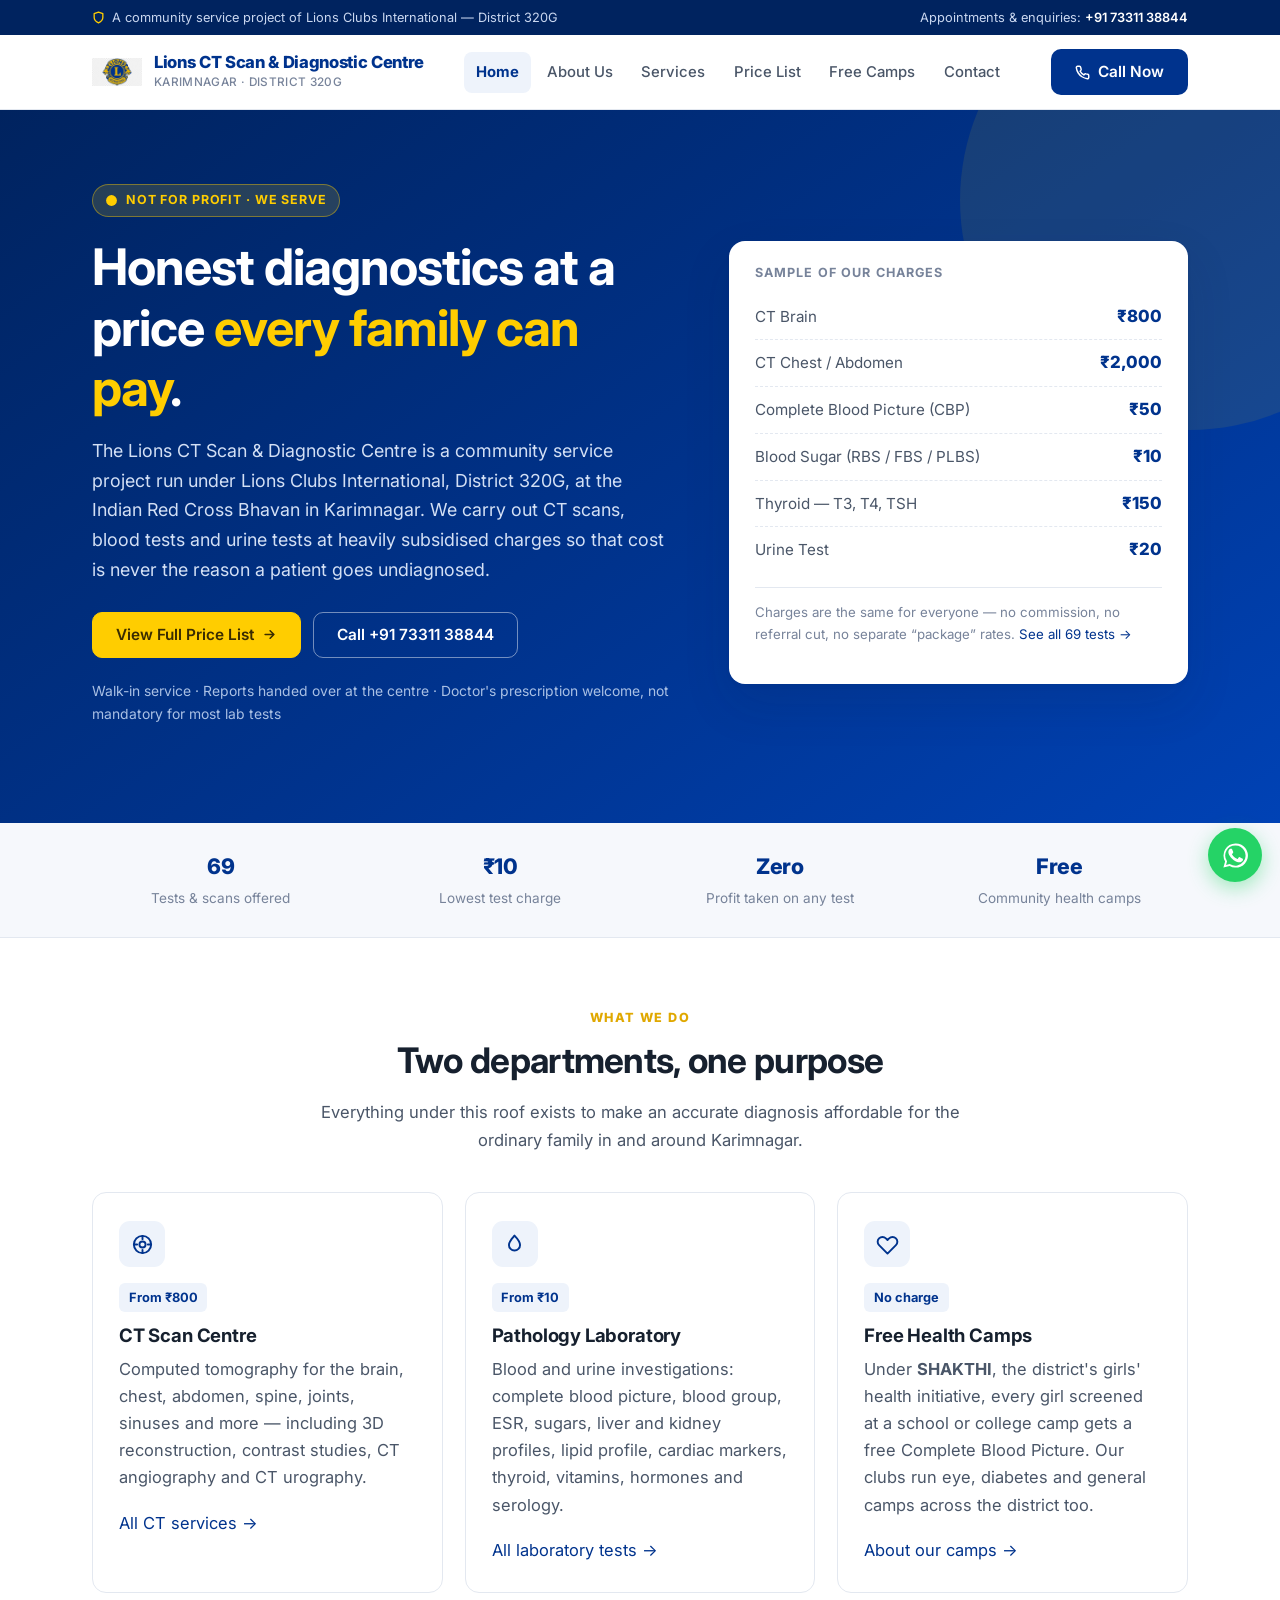
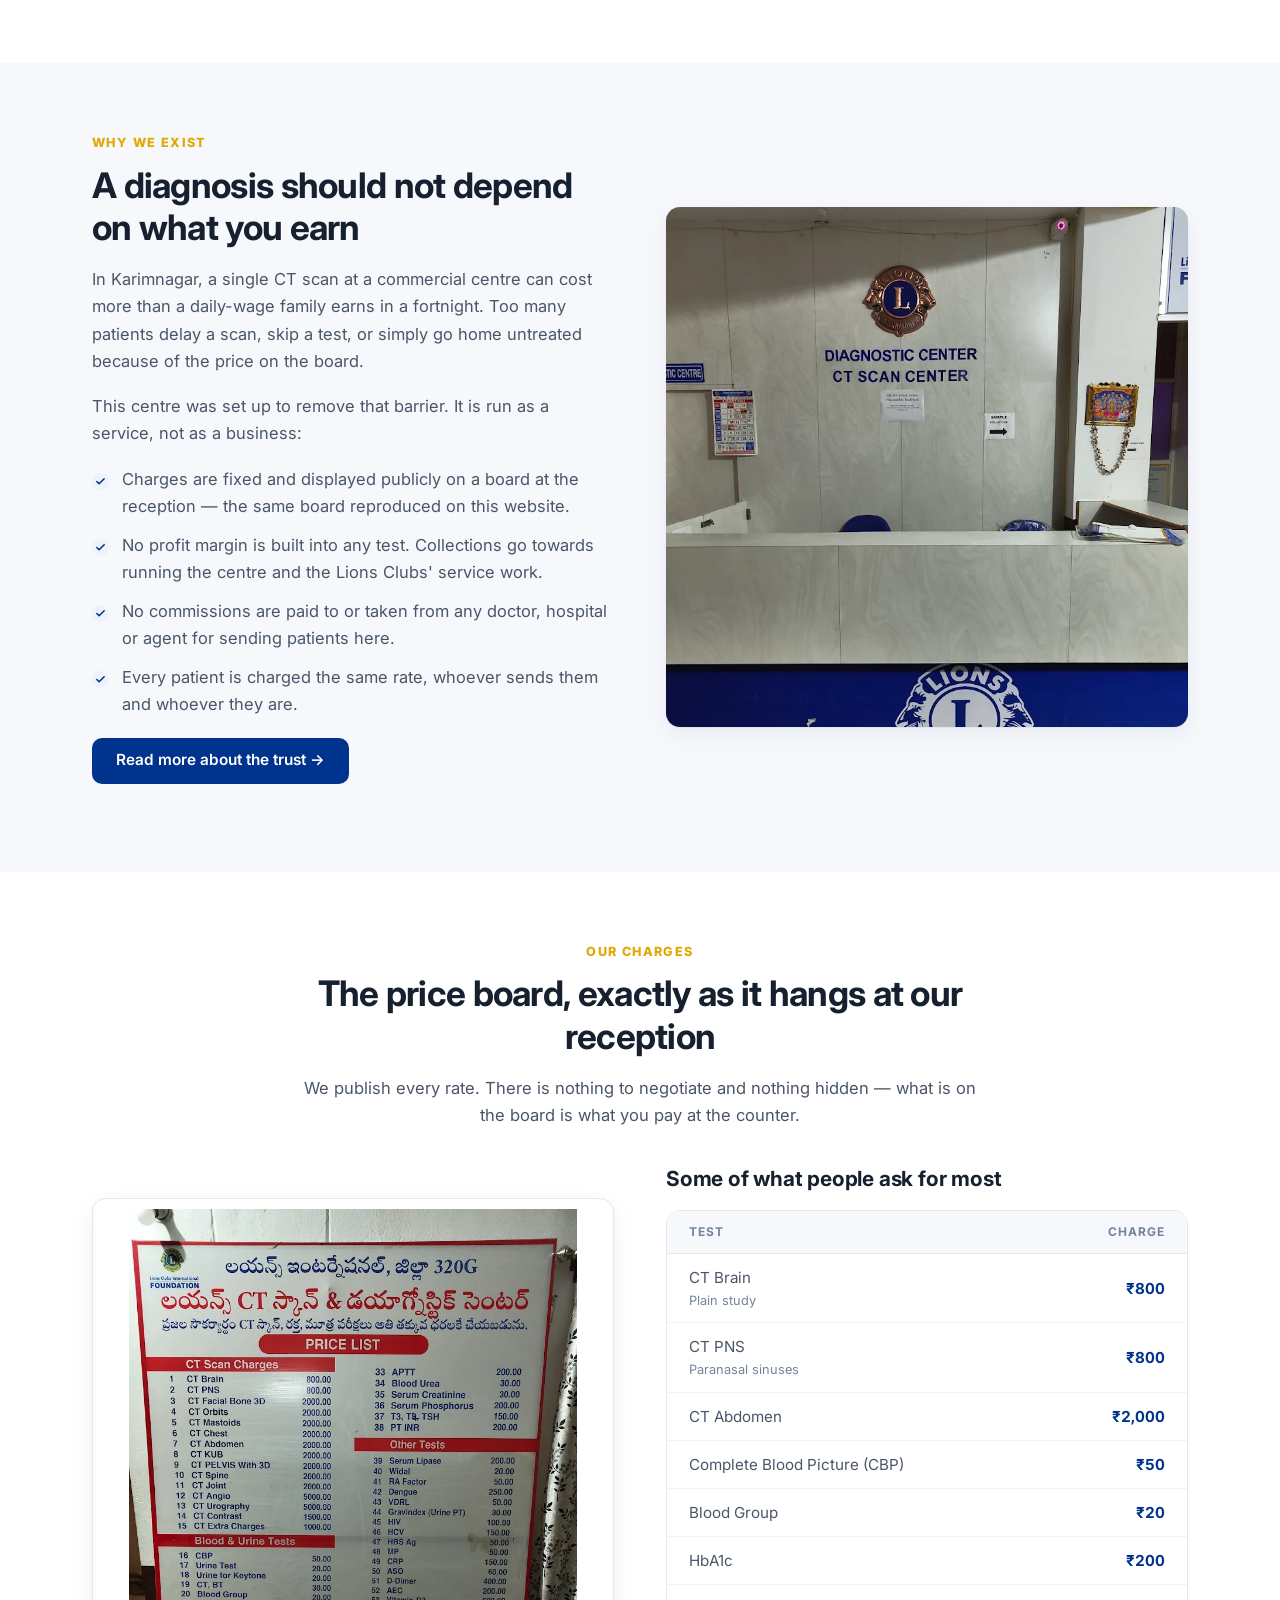
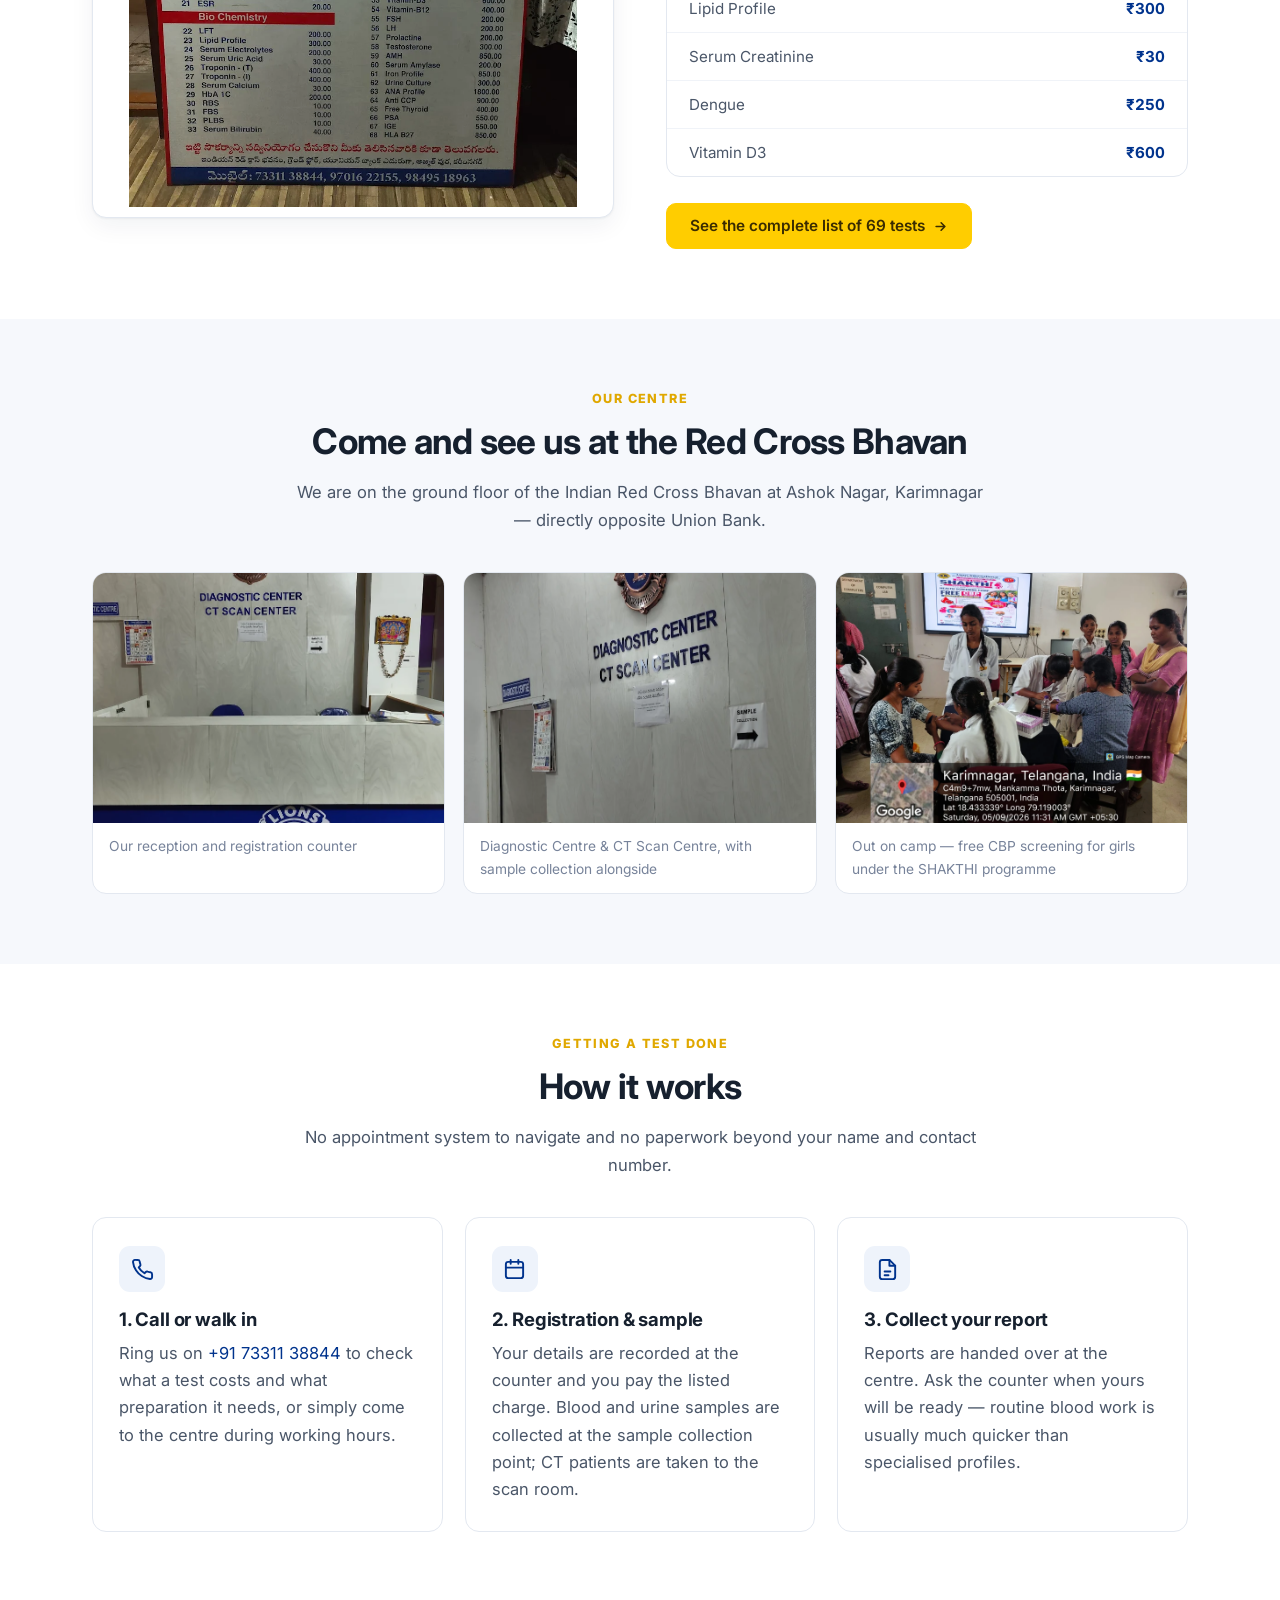
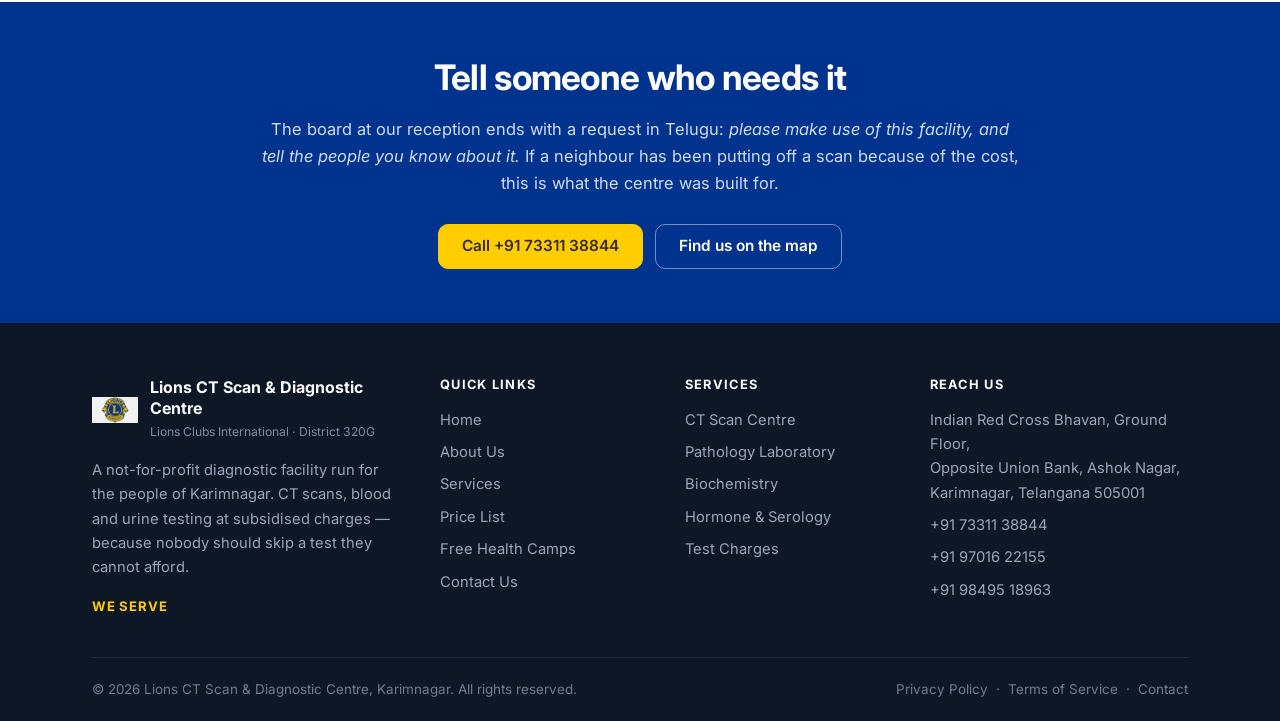
<file: index.html>
<!DOCTYPE html>
<html lang="en">
<head>
<meta charset="utf-8">
<meta name="viewport" content="width=device-width, initial-scale=1">
<title>Lions CT Scan &amp; Diagnostic Centre, Karimnagar | Low-Cost CT Scans &amp; Lab Tests</title>
<meta name="description" content="A not-for-profit CT scan and pathology centre run by Lions Clubs International District 320G at the Indian Red Cross Bhavan, Karimnagar. CT scans from Rs.800 and blood tests from Rs.10.">
<link rel="canonical" href="https://lions-diagnostics-karimnagar.vercel.app/index.html">
<meta name="robots" content="index, follow">

<meta property="og:type" content="website">
<meta property="og:site_name" content="Lions CT Scan &amp; Diagnostic Centre">
<meta property="og:title" content="Lions CT Scan &amp; Diagnostic Centre, Karimnagar | Low-Cost CT Scans &amp; Lab Tests">
<meta property="og:description" content="A not-for-profit CT scan and pathology centre run by Lions Clubs International District 320G at the Indian Red Cross Bhavan, Karimnagar. CT scans from Rs.800 and blood tests from Rs.10.">
<meta property="og:url" content="https://lions-diagnostics-karimnagar.vercel.app/index.html">
<meta property="og:image" content="https://lions-diagnostics-karimnagar.vercel.app/assets/img/reception-1.webp">
<meta property="og:locale" content="en_IN">
<meta name="twitter:card" content="summary_large_image">

<link rel="icon" type="image/png" href="assets/img/lions-logo.png">
<link rel="apple-touch-icon" href="assets/img/lions-logo.png">
<meta name="theme-color" content="#00338d">

<link rel="preconnect" href="https://fonts.googleapis.com">
<link rel="preconnect" href="https://fonts.gstatic.com" crossorigin>
<link href="https://fonts.googleapis.com/css2?family=Inter:wght@400;500;600;700;800&display=swap" rel="stylesheet">
<link rel="stylesheet" href="assets/css/style.css">

<script type="application/ld+json">
{
  "@context": "https://schema.org",
  "@type": "MedicalClinic",
  "@id": "https://lions-diagnostics-karimnagar.vercel.app/#organization",
  "name": "Lions CT Scan & Diagnostic Centre",
  "alternateName": "Lions Diagnostic Centre, Karimnagar",
  "url": "https://lions-diagnostics-karimnagar.vercel.app/",
  "logo": "https://lions-diagnostics-karimnagar.vercel.app/assets/img/lions-logo.png",
  "image": "https://lions-diagnostics-karimnagar.vercel.app/assets/img/reception-1.webp",
  "description": "A not-for-profit CT scan and pathology laboratory run under Lions Clubs International District 320G at the Indian Red Cross Bhavan, Karimnagar, offering diagnostic tests at subsidised charges.",
  "telephone": "+91-73311-38844",
  "priceRange": "INR 10 - INR 5000",
  "currenciesAccepted": "INR",
  "address": {
    "@type": "PostalAddress",
    "streetAddress": "Indian Red Cross Bhavan, Ground Floor, Opposite Union Bank",
    "addressLocality": "Ashok Nagar, Karimnagar",
    "addressRegion": "Telangana",
    "postalCode": "505001",
    "addressCountry": "IN"
  },
  "areaServed": { "@type": "City", "name": "Karimnagar" },
  "parentOrganization": {
    "@type": "Organization",
    "name": "Lions Clubs International District 320G"
  },
  "availableService": [
    { "@type": "MedicalTest", "name": "CT Scan (Computed Tomography)" },
    { "@type": "MedicalTest", "name": "Pathology - Blood and Urine Testing" },
    { "@type": "MedicalTest", "name": "Biochemistry Profiles" },
    { "@type": "MedicalTest", "name": "Hormone and Serology Testing" }
  ]
}
</script>
</head>
<body>

<div class="topbar">
  <div class="wrap">
    <div class="tb-tag">
      <svg width="13" height="13" viewBox="0 0 24 24" fill="none" stroke="#ffcd00" stroke-width="2.4" stroke-linecap="round" stroke-linejoin="round"><path d="M12 22s8-4 8-10V5l-8-3-8 3v7c0 6 8 10 8 10z"/></svg>
      A community service project of Lions Clubs International &mdash; District 320G
    </div>
    <div>Appointments &amp; enquiries: <a href="tel:+917331138844">+91 73311 38844</a></div>
  </div>
</div>

<header class="site-header">
  <div class="wrap">
    <div class="hdr">
      <a class="brand" href="index.html">
        <img src="assets/img/lions-logo.png" alt="Lions Clubs International emblem">
        <div>
          <b>Lions CT Scan &amp; Diagnostic Centre</b>
          <span>Karimnagar &middot; District 320G</span>
        </div>
      </a>
      <nav class="nav" id="nav" aria-label="Main navigation">
        <a href="index.html" class="on">Home</a>
        <a href="about.html">About Us</a>
        <a href="services.html">Services</a>
        <a href="pricing.html">Price List</a>
        <a href="camps.html">Free Camps</a>
        <a href="contact.html">Contact</a>
      </nav>
      <div class="hdr-cta">
        <a class="btn btn-blue" href="tel:+917331138844">
          <svg width="15" height="15" viewBox="0 0 24 24" fill="none" stroke="currentColor" stroke-width="2.3" stroke-linecap="round" stroke-linejoin="round"><path d="M22 16.9v3a2 2 0 0 1-2.2 2 19.8 19.8 0 0 1-8.6-3.1 19.5 19.5 0 0 1-6-6A19.8 19.8 0 0 1 2.1 4.2 2 2 0 0 1 4.1 2h3a2 2 0 0 1 2 1.7c.1 1 .4 1.9.7 2.8a2 2 0 0 1-.5 2.1L8.1 9.9a16 16 0 0 0 6 6l1.3-1.3a2 2 0 0 1 2.1-.4c.9.3 1.8.6 2.8.7a2 2 0 0 1 1.7 2z"/></svg>
          <span class="lbl">Call Now</span>
        </a>
        <button class="menu-btn" aria-label="Open menu" aria-expanded="false" aria-controls="nav">
          <span></span><span></span><span></span>
        </button>
      </div>
    </div>
  </div>
</header>

<section class="hero">
  <div class="wrap">
    <div class="hero-grid">
      <div>
        <span class="eyebrow">
          <svg width="13" height="13" viewBox="0 0 24 24" fill="currentColor"><circle cx="12" cy="12" r="10"/></svg>
          Not for profit &middot; We Serve
        </span>
        <h1>Honest diagnostics at a price <em>every family can pay</em>.</h1>
        <p class="hero-lead">
          The Lions CT Scan &amp; Diagnostic Centre is a community service project run under
          Lions Clubs International, District 320G, at the Indian Red Cross Bhavan in Karimnagar.
          We carry out CT scans, blood tests and urine tests at heavily subsidised charges so that
          cost is never the reason a patient goes undiagnosed.
        </p>
        <div class="hero-btns">
          <a class="btn btn-gold" href="pricing.html">
            View Full Price List
            <svg width="15" height="15" viewBox="0 0 24 24" fill="none" stroke="currentColor" stroke-width="2.6" stroke-linecap="round" stroke-linejoin="round"><path d="M5 12h14M13 6l6 6-6 6"/></svg>
          </a>
          <a class="btn btn-ghost" href="tel:+917331138844">Call +91 73311 38844</a>
        </div>
        <p class="hero-note">Walk-in service &middot; Reports handed over at the centre &middot; Doctor's prescription welcome, not mandatory for most lab tests</p>
      </div>

      <div class="pricecard">
        <h3>Sample of our charges</h3>
        <ul>
          <li><span>CT Brain</span> <b>&#8377;800</b></li>
          <li><span>CT Chest / Abdomen</span> <b>&#8377;2,000</b></li>
          <li><span>Complete Blood Picture (CBP)</span> <b>&#8377;50</b></li>
          <li><span>Blood Sugar (RBS / FBS / PLBS)</span> <b>&#8377;10</b></li>
          <li><span>Thyroid &mdash; T3, T4, TSH</span> <b>&#8377;150</b></li>
          <li><span>Urine Test</span> <b>&#8377;20</b></li>
        </ul>
        <p class="pc-foot">Charges are the same for everyone &mdash; no commission, no referral cut, no separate &ldquo;package&rdquo; rates. <a href="pricing.html">See all 69 tests &rarr;</a></p>
      </div>
    </div>
  </div>
</section>

<div class="trust">
  <div class="wrap">
    <div class="trust-grid">
      <div><b>69</b><span>Tests &amp; scans offered</span></div>
      <div><b>&#8377;10</b><span>Lowest test charge</span></div>
      <div><b>Zero</b><span>Profit taken on any test</span></div>
      <div><b>Free</b><span>Community health camps</span></div>
    </div>
  </div>
</div>

<section>
  <div class="wrap">
    <div class="sec-head center">
      <span class="kicker">What we do</span>
      <h2>Two departments, one purpose</h2>
      <p>Everything under this roof exists to make an accurate diagnosis affordable for the ordinary family in and around Karimnagar.</p>
    </div>

    <div class="cards">
      <div class="card">
        <div class="ico">
          <svg viewBox="0 0 24 24" fill="none" stroke="currentColor" stroke-width="2" stroke-linecap="round" stroke-linejoin="round"><circle cx="12" cy="12" r="9"/><circle cx="12" cy="12" r="3.2"/><path d="M12 3v3.4M12 17.6V21M3 12h3.4M17.6 12H21"/></svg>
        </div>
        <span class="tagline">From &#8377;800</span>
        <h3>CT Scan Centre</h3>
        <p>Computed tomography for the brain, chest, abdomen, spine, joints, sinuses and more &mdash; including 3D reconstruction, contrast studies, CT angiography and CT urography.</p>
        <p><a href="services.html#ct">All CT services &rarr;</a></p>
      </div>

      <div class="card">
        <div class="ico">
          <svg viewBox="0 0 24 24" fill="none" stroke="currentColor" stroke-width="2" stroke-linecap="round" stroke-linejoin="round"><path d="M12 2.7s5.8 6 5.8 9.8A5.8 5.8 0 0 1 6.2 12.5C6.2 8.7 12 2.7 12 2.7z"/></svg>
        </div>
        <span class="tagline">From &#8377;10</span>
        <h3>Pathology Laboratory</h3>
        <p>Blood and urine investigations: complete blood picture, blood group, ESR, sugars, liver and kidney profiles, lipid profile, cardiac markers, thyroid, vitamins, hormones and serology.</p>
        <p><a href="services.html#lab">All laboratory tests &rarr;</a></p>
      </div>

      <div class="card">
        <div class="ico">
          <svg viewBox="0 0 24 24" fill="none" stroke="currentColor" stroke-width="2" stroke-linecap="round" stroke-linejoin="round"><path d="M20.8 5.6a5 5 0 0 0-7.1 0L12 7.3l-1.7-1.7a5 5 0 1 0-7.1 7.1L12 21.5l8.8-8.8a5 5 0 0 0 0-7.1z"/></svg>
        </div>
        <span class="tagline">No charge</span>
        <h3>Free Health Camps</h3>
        <p>Under <strong>SHAKTHI</strong>, the district's girls' health initiative, every girl screened at a school or college camp gets a free Complete Blood Picture. Our clubs run eye, diabetes and general camps across the district too.</p>
        <p><a href="camps.html">About our camps &rarr;</a></p>
      </div>
    </div>
  </div>
</section>

<section class="sec-alt">
  <div class="wrap">
    <div class="split">
      <div>
        <span class="kicker">Why we exist</span>
        <h2>A diagnosis should not depend on what you earn</h2>
        <p>
          In Karimnagar, a single CT scan at a commercial centre can cost more than a daily-wage
          family earns in a fortnight. Too many patients delay a scan, skip a test, or simply go
          home untreated because of the price on the board.
        </p>
        <p>This centre was set up to remove that barrier. It is run as a service, not as a business:</p>
        <ul>
          <li>Charges are fixed and displayed publicly on a board at the reception &mdash; the same board reproduced on this website.</li>
          <li>No profit margin is built into any test. Collections go towards running the centre and the Lions Clubs' service work.</li>
          <li>No commissions are paid to or taken from any doctor, hospital or agent for sending patients here.</li>
          <li>Every patient is charged the same rate, whoever sends them and whoever they are.</li>
        </ul>
        <p><a class="btn btn-blue" href="about.html">Read more about the trust &rarr;</a></p>
      </div>
      <div>
        <img src="assets/img/reception-1.webp" alt="Reception desk of the Lions CT Scan and Diagnostic Centre, Karimnagar" loading="lazy" width="765" height="1020">
      </div>
    </div>
  </div>
</section>

<section>
  <div class="wrap">
    <div class="sec-head center">
      <span class="kicker">Our charges</span>
      <h2>The price board, exactly as it hangs at our reception</h2>
      <p>We publish every rate. There is nothing to negotiate and nothing hidden &mdash; what is on the board is what you pay at the counter.</p>
    </div>

    <div class="split">
      <div>
        <img class="contain" src="assets/img/price-list-board.webp" alt="Price list board displayed at the Lions CT Scan and Diagnostic Centre showing charges for CT scans and laboratory tests" loading="lazy" width="765" height="1020">
      </div>
      <div>
        <h3 style="font-size:1.3rem">Some of what people ask for most</h3>
        <div class="ptable" style="margin-top:18px">
          <table class="prices">
            <thead><tr><th>Test</th><th>Charge</th></tr></thead>
            <tbody>
              <tr><td>CT Brain<span class="sub">Plain study</span></td><td class="amt">&#8377;800</td></tr>
              <tr><td>CT PNS<span class="sub">Paranasal sinuses</span></td><td class="amt">&#8377;800</td></tr>
              <tr><td>CT Abdomen</td><td class="amt">&#8377;2,000</td></tr>
              <tr><td>Complete Blood Picture (CBP)</td><td class="amt">&#8377;50</td></tr>
              <tr><td>Blood Group</td><td class="amt">&#8377;20</td></tr>
              <tr><td>HbA1c</td><td class="amt">&#8377;200</td></tr>
              <tr><td>Lipid Profile</td><td class="amt">&#8377;300</td></tr>
              <tr><td>Serum Creatinine</td><td class="amt">&#8377;30</td></tr>
              <tr><td>Dengue</td><td class="amt">&#8377;250</td></tr>
              <tr><td>Vitamin D3</td><td class="amt">&#8377;600</td></tr>
            </tbody>
          </table>
        </div>
        <a class="btn btn-gold" href="pricing.html">
          See the complete list of 69 tests
          <svg width="15" height="15" viewBox="0 0 24 24" fill="none" stroke="currentColor" stroke-width="2.6" stroke-linecap="round" stroke-linejoin="round"><path d="M5 12h14M13 6l6 6-6 6"/></svg>
        </a>
      </div>
    </div>
  </div>
</section>

<section class="sec-alt">
  <div class="wrap">
    <div class="sec-head center">
      <span class="kicker">Our centre</span>
      <h2>Come and see us at the Red Cross Bhavan</h2>
      <p>We are on the ground floor of the Indian Red Cross Bhavan at Ashok Nagar, Karimnagar &mdash; directly opposite Union Bank.</p>
    </div>
    <div class="gallery">
      <figure>
        <img src="assets/img/reception-1.webp" alt="Reception counter at the Lions Diagnostic Centre with the Lions Clubs International We Serve emblem" loading="lazy">
        <figcaption>Our reception and registration counter</figcaption>
      </figure>
      <figure>
        <img src="assets/img/reception-2.webp" alt="Diagnostic Center and CT Scan Center signage inside the Lions centre at Karimnagar" loading="lazy">
        <figcaption>Diagnostic Centre &amp; CT Scan Centre, with sample collection alongside</figcaption>
      </figure>
      <figure>
        <img src="assets/img/camp-shakthi-blood-collection.webp" alt="Blood samples being collected from students at the SHAKTHI free screening camp in Karimnagar" loading="lazy">
        <figcaption>Out on camp &mdash; free CBP screening for girls under the SHAKTHI programme</figcaption>
      </figure>
    </div>
  </div>
</section>

<section>
  <div class="wrap">
    <div class="sec-head center">
      <span class="kicker">Getting a test done</span>
      <h2>How it works</h2>
      <p>No appointment system to navigate and no paperwork beyond your name and contact number.</p>
    </div>
    <div class="cards">
      <div class="card">
        <div class="ico"><svg viewBox="0 0 24 24" fill="none" stroke="currentColor" stroke-width="2" stroke-linecap="round" stroke-linejoin="round"><path d="M22 16.9v3a2 2 0 0 1-2.2 2 19.8 19.8 0 0 1-8.6-3.1 19.5 19.5 0 0 1-6-6A19.8 19.8 0 0 1 2.1 4.2 2 2 0 0 1 4.1 2h3a2 2 0 0 1 2 1.7c.1 1 .4 1.9.7 2.8a2 2 0 0 1-.5 2.1L8.1 9.9a16 16 0 0 0 6 6l1.3-1.3a2 2 0 0 1 2.1-.4c.9.3 1.8.6 2.8.7a2 2 0 0 1 1.7 2z"/></svg></div>
        <h3>1. Call or walk in</h3>
        <p>Ring us on <a href="tel:+917331138844">+91 73311 38844</a> to check what a test costs and what preparation it needs, or simply come to the centre during working hours.</p>
      </div>
      <div class="card">
        <div class="ico"><svg viewBox="0 0 24 24" fill="none" stroke="currentColor" stroke-width="2" stroke-linecap="round" stroke-linejoin="round"><rect x="3" y="4" width="18" height="17" rx="2.5"/><path d="M8 2v4M16 2v4M3 10h18"/></svg></div>
        <h3>2. Registration &amp; sample</h3>
        <p>Your details are recorded at the counter and you pay the listed charge. Blood and urine samples are collected at the sample collection point; CT patients are taken to the scan room.</p>
      </div>
      <div class="card">
        <div class="ico"><svg viewBox="0 0 24 24" fill="none" stroke="currentColor" stroke-width="2" stroke-linecap="round" stroke-linejoin="round"><path d="M14 2H6.5A2.5 2.5 0 0 0 4 4.5v15A2.5 2.5 0 0 0 6.5 22h11a2.5 2.5 0 0 0 2.5-2.5V8z"/><path d="M14 2v6h6M9 14h6M9 18h4"/></svg></div>
        <h3>3. Collect your report</h3>
        <p>Reports are handed over at the centre. Ask the counter when yours will be ready &mdash; routine blood work is usually much quicker than specialised profiles.</p>
      </div>
    </div>
  </div>
</section>

<div class="band">
  <div class="wrap">
    <h2>Tell someone who needs it</h2>
    <p>
      The board at our reception ends with a request in Telugu: <em>please make use of this facility,
      and tell the people you know about it.</em> If a neighbour has been putting off a scan because
      of the cost, this is what the centre was built for.
    </p>
    <div class="band-btns">
      <a class="btn btn-gold" href="tel:+917331138844">Call +91 73311 38844</a>
      <a class="btn btn-ghost" href="contact.html">Find us on the map</a>
    </div>
  </div>
</div>
<footer class="site-footer">
  <div class="wrap">
    <div class="foot-grid">
      <div>
        <div class="foot-brand">
          <img src="assets/img/lions-logo.png" alt="Lions Clubs International emblem">
          <div>
            <b>Lions CT Scan &amp; Diagnostic Centre</b>
            <span>Lions Clubs International &middot; District 320G</span>
          </div>
        </div>
        <p>A not-for-profit diagnostic facility run for the people of Karimnagar. CT scans, blood and urine testing at subsidised charges &mdash; because nobody should skip a test they cannot afford.</p>
        <p style="color:#ffcd00;font-weight:700;letter-spacing:.06em;font-size:.82rem;margin-bottom:0">WE SERVE</p>
      </div>
      <div>
        <h4>Quick Links</h4>
        <ul>
          <li><a href="index.html">Home</a></li>
          <li><a href="about.html">About Us</a></li>
          <li><a href="services.html">Services</a></li>
          <li><a href="pricing.html">Price List</a></li>
          <li><a href="camps.html">Free Health Camps</a></li>
          <li><a href="contact.html">Contact Us</a></li>
        </ul>
      </div>
      <div>
        <h4>Services</h4>
        <ul>
          <li><a href="services.html#ct">CT Scan Centre</a></li>
          <li><a href="services.html#lab">Pathology Laboratory</a></li>
          <li><a href="services.html#biochem">Biochemistry</a></li>
          <li><a href="services.html#hormone">Hormone &amp; Serology</a></li>
          <li><a href="pricing.html">Test Charges</a></li>
        </ul>
      </div>
      <div>
        <h4>Reach Us</h4>
        <ul>
          <li>Indian Red Cross Bhavan, Ground Floor,<br>Opposite Union Bank, Ashok Nagar,<br>Karimnagar, Telangana 505001</li>
          <li><a href="tel:+917331138844">+91 73311 38844</a></li>
          <li><a href="tel:+919701622155">+91 97016 22155</a></li>
          <li><a href="tel:+919849518963">+91 98495 18963</a></li>
        </ul>
      </div>
    </div>
    <div class="foot-bottom">
      <div>&copy; 2026 Lions CT Scan &amp; Diagnostic Centre, Karimnagar. All rights reserved.</div>
      <div>
        <a href="privacy.html">Privacy Policy</a> &nbsp;&middot;&nbsp;
        <a href="terms.html">Terms of Service</a> &nbsp;&middot;&nbsp;
        <a href="contact.html">Contact</a>
      </div>
    </div>
  </div>
</footer>

<a class="wa-float" href="https://wa.me/917331138844" target="_blank" rel="noopener" aria-label="Chat with us on WhatsApp">
  <svg viewBox="0 0 24 24"><path d="M17.5 14.4c-.3-.2-1.7-.9-2-1-.3-.1-.5-.1-.7.1-.2.3-.7 1-.9 1.2-.2.2-.3.2-.6.1-.3-.2-1.3-.5-2.4-1.5-.9-.8-1.5-1.8-1.7-2.1-.2-.3 0-.5.1-.6l.5-.5.3-.5v-.5c0-.2-.7-1.6-.9-2.2-.2-.6-.5-.5-.7-.5h-.6c-.2 0-.5.1-.8.4-.3.3-1 1-1 2.5s1.1 2.9 1.2 3.1c.2.2 2.1 3.2 5.1 4.5.7.3 1.3.5 1.7.6.7.2 1.4.2 1.9.1.6-.1 1.7-.7 2-1.4.2-.7.2-1.3.2-1.4-.1-.2-.3-.2-.6-.4M12 2a10 10 0 0 0-8.6 15L2 22l5.2-1.4A10 10 0 1 0 12 2m0 1.7a8.3 8.3 0 0 1 6.6 13.3 8.3 8.3 0 0 1-11 2.2l-.4-.2-3 .8.8-3-.2-.4A8.3 8.3 0 0 1 12 3.7"/></svg>
</a>

<script src="assets/js/main.js"></script>
</body>
</html>
</file>
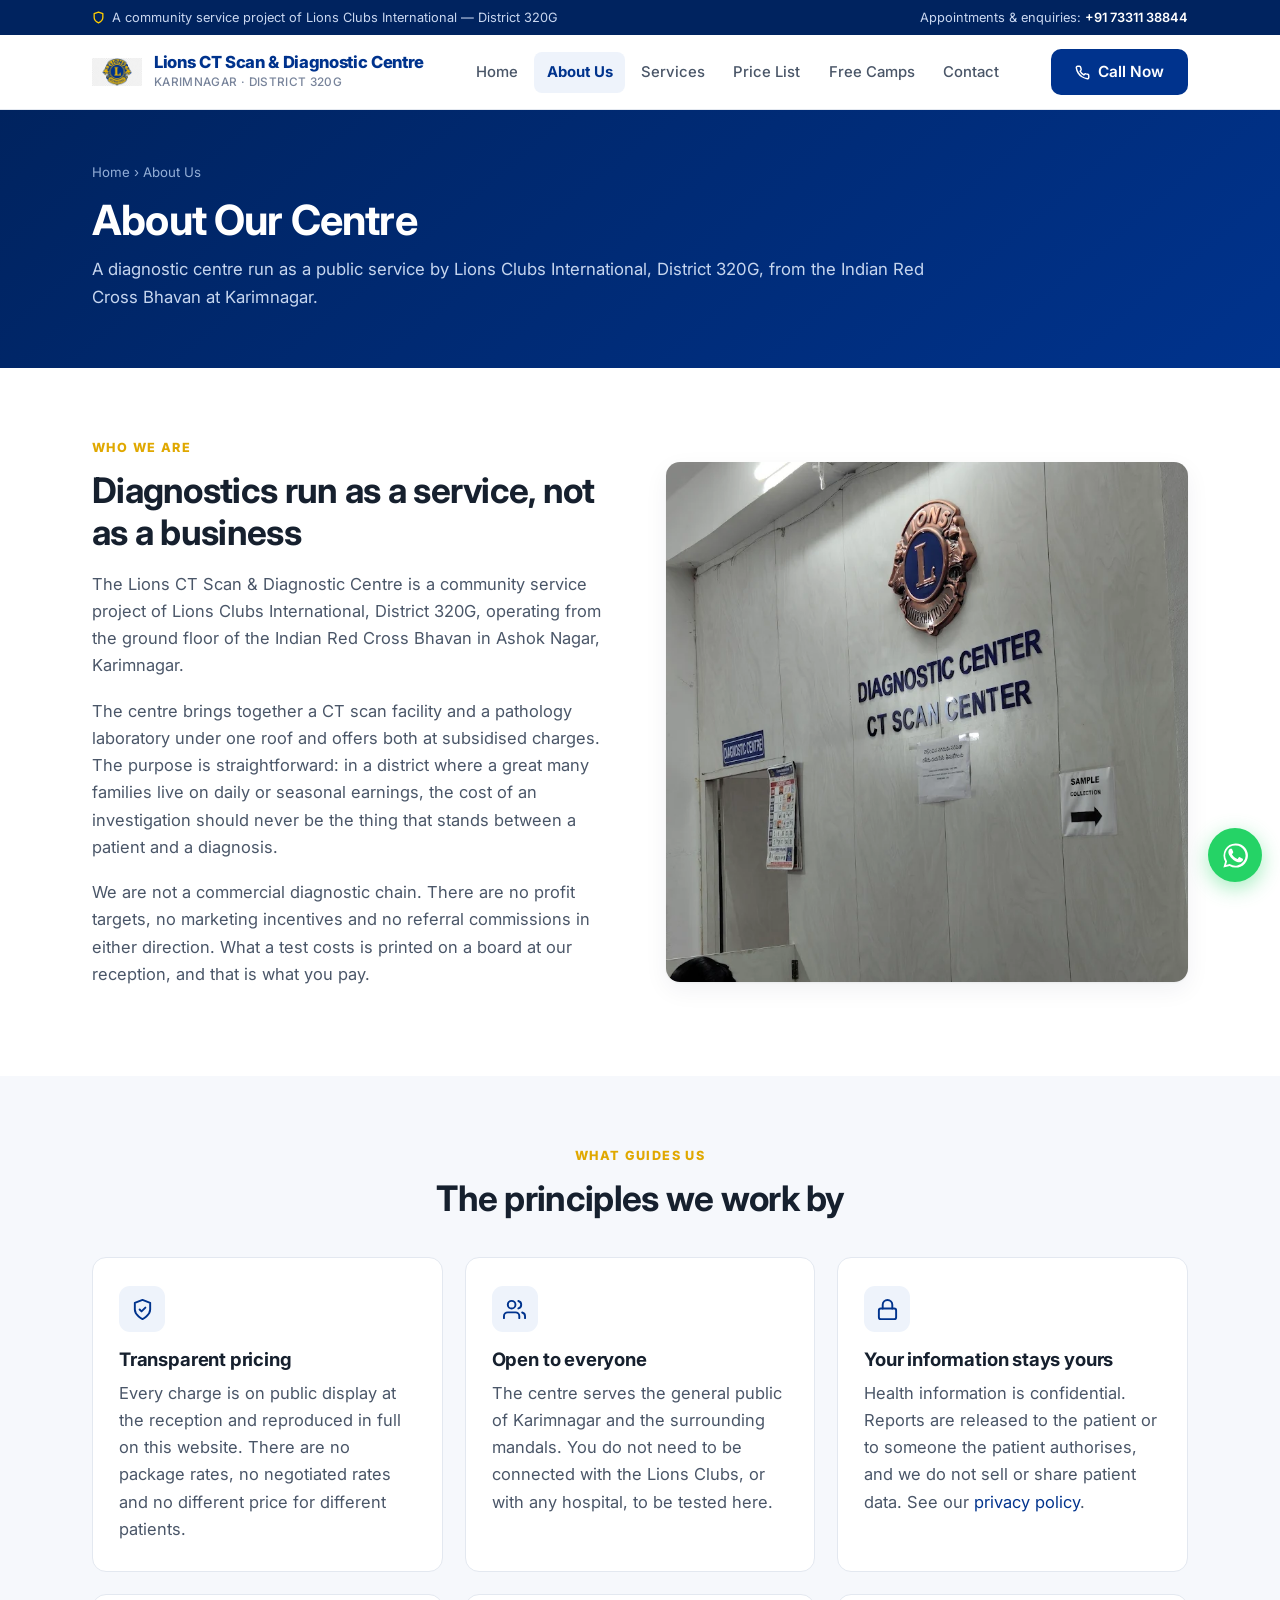
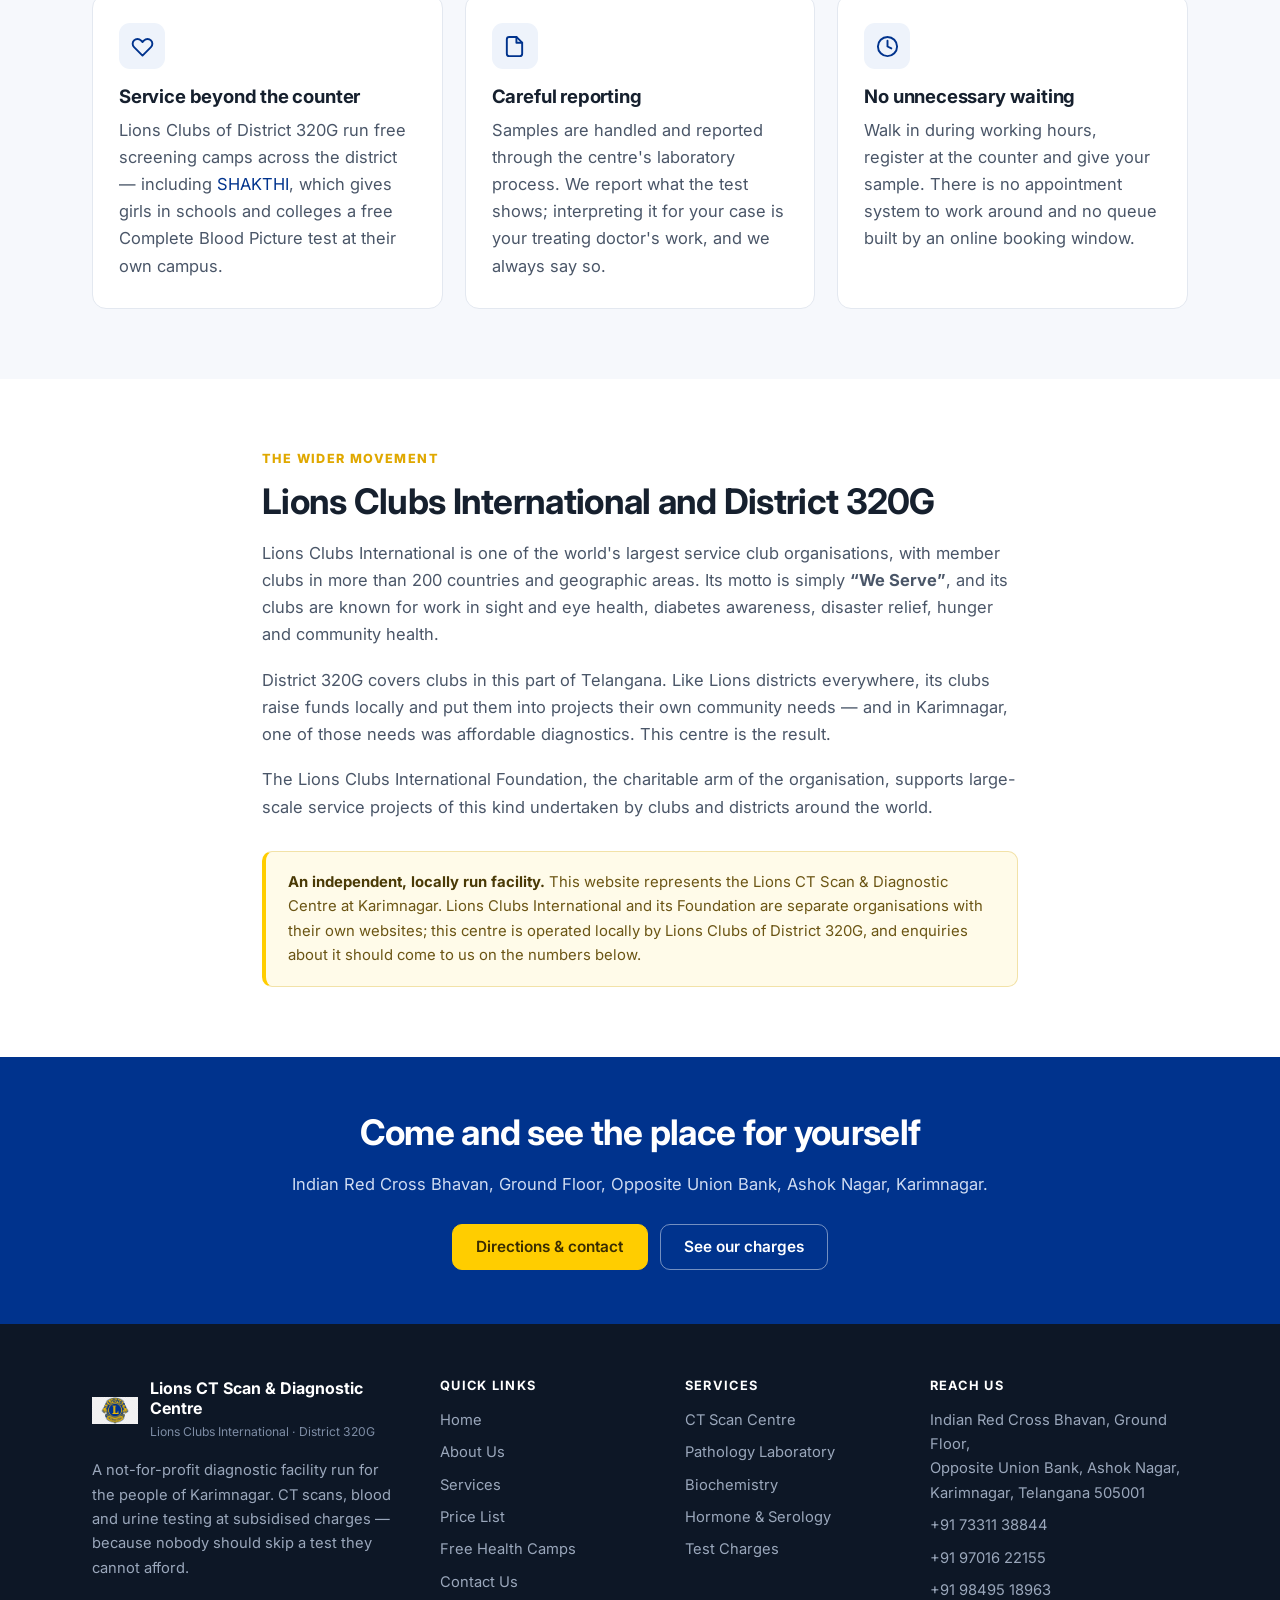
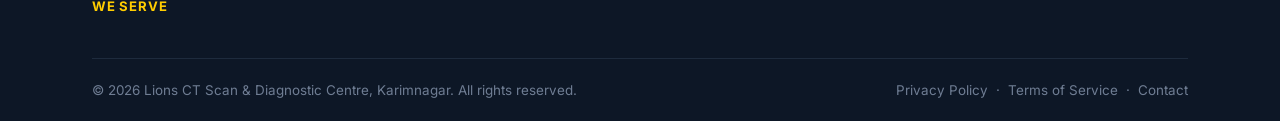
<file: about.html>
<!DOCTYPE html>
<html lang="en">
<head>
<meta charset="utf-8">
<meta name="viewport" content="width=device-width, initial-scale=1">
<title>About Us | Lions CT Scan &amp; Diagnostic Centre, Karimnagar</title>
<meta name="description" content="The Lions CT Scan and Diagnostic Centre is a not-for-profit community service project of Lions Clubs International District 320G, offering subsidised CT scans and laboratory tests in Karimnagar, Telangana.">
<link rel="canonical" href="https://lions-diagnostics-karimnagar.vercel.app/about.html">
<meta name="robots" content="index, follow">

<meta property="og:type" content="website">
<meta property="og:site_name" content="Lions CT Scan &amp; Diagnostic Centre">
<meta property="og:title" content="About Us | Lions CT Scan &amp; Diagnostic Centre, Karimnagar">
<meta property="og:description" content="The Lions CT Scan and Diagnostic Centre is a not-for-profit community service project of Lions Clubs International District 320G, offering subsidised CT scans and laboratory tests in Karimnagar, Telangana.">
<meta property="og:url" content="https://lions-diagnostics-karimnagar.vercel.app/about.html">
<meta property="og:image" content="https://lions-diagnostics-karimnagar.vercel.app/assets/img/reception-1.webp">
<meta property="og:locale" content="en_IN">
<meta name="twitter:card" content="summary_large_image">

<link rel="icon" type="image/png" href="assets/img/lions-logo.png">
<link rel="apple-touch-icon" href="assets/img/lions-logo.png">
<meta name="theme-color" content="#00338d">

<link rel="preconnect" href="https://fonts.googleapis.com">
<link rel="preconnect" href="https://fonts.gstatic.com" crossorigin>
<link href="https://fonts.googleapis.com/css2?family=Inter:wght@400;500;600;700;800&display=swap" rel="stylesheet">
<link rel="stylesheet" href="assets/css/style.css">

<script type="application/ld+json">
{
  "@context": "https://schema.org",
  "@type": "MedicalClinic",
  "@id": "https://lions-diagnostics-karimnagar.vercel.app/#organization",
  "name": "Lions CT Scan & Diagnostic Centre",
  "alternateName": "Lions Diagnostic Centre, Karimnagar",
  "url": "https://lions-diagnostics-karimnagar.vercel.app/",
  "logo": "https://lions-diagnostics-karimnagar.vercel.app/assets/img/lions-logo.png",
  "image": "https://lions-diagnostics-karimnagar.vercel.app/assets/img/reception-1.webp",
  "description": "A not-for-profit CT scan and pathology laboratory run under Lions Clubs International District 320G at the Indian Red Cross Bhavan, Karimnagar, offering diagnostic tests at subsidised charges.",
  "telephone": "+91-73311-38844",
  "priceRange": "INR 10 - INR 5000",
  "currenciesAccepted": "INR",
  "address": {
    "@type": "PostalAddress",
    "streetAddress": "Indian Red Cross Bhavan, Ground Floor, Opposite Union Bank",
    "addressLocality": "Ashok Nagar, Karimnagar",
    "addressRegion": "Telangana",
    "postalCode": "505001",
    "addressCountry": "IN"
  },
  "areaServed": { "@type": "City", "name": "Karimnagar" },
  "parentOrganization": {
    "@type": "Organization",
    "name": "Lions Clubs International District 320G"
  },
  "availableService": [
    { "@type": "MedicalTest", "name": "CT Scan (Computed Tomography)" },
    { "@type": "MedicalTest", "name": "Pathology - Blood and Urine Testing" },
    { "@type": "MedicalTest", "name": "Biochemistry Profiles" },
    { "@type": "MedicalTest", "name": "Hormone and Serology Testing" }
  ]
}
</script>
</head>
<body>

<div class="topbar">
  <div class="wrap">
    <div class="tb-tag">
      <svg width="13" height="13" viewBox="0 0 24 24" fill="none" stroke="#ffcd00" stroke-width="2.4" stroke-linecap="round" stroke-linejoin="round"><path d="M12 22s8-4 8-10V5l-8-3-8 3v7c0 6 8 10 8 10z"/></svg>
      A community service project of Lions Clubs International &mdash; District 320G
    </div>
    <div>Appointments &amp; enquiries: <a href="tel:+917331138844">+91 73311 38844</a></div>
  </div>
</div>

<header class="site-header">
  <div class="wrap">
    <div class="hdr">
      <a class="brand" href="index.html">
        <img src="assets/img/lions-logo.png" alt="Lions Clubs International emblem">
        <div>
          <b>Lions CT Scan &amp; Diagnostic Centre</b>
          <span>Karimnagar &middot; District 320G</span>
        </div>
      </a>
      <nav class="nav" id="nav" aria-label="Main navigation">
        <a href="index.html">Home</a>
        <a href="about.html" class="on">About Us</a>
        <a href="services.html">Services</a>
        <a href="pricing.html">Price List</a>
        <a href="camps.html">Free Camps</a>
        <a href="contact.html">Contact</a>
      </nav>
      <div class="hdr-cta">
        <a class="btn btn-blue" href="tel:+917331138844">
          <svg width="15" height="15" viewBox="0 0 24 24" fill="none" stroke="currentColor" stroke-width="2.3" stroke-linecap="round" stroke-linejoin="round"><path d="M22 16.9v3a2 2 0 0 1-2.2 2 19.8 19.8 0 0 1-8.6-3.1 19.5 19.5 0 0 1-6-6A19.8 19.8 0 0 1 2.1 4.2 2 2 0 0 1 4.1 2h3a2 2 0 0 1 2 1.7c.1 1 .4 1.9.7 2.8a2 2 0 0 1-.5 2.1L8.1 9.9a16 16 0 0 0 6 6l1.3-1.3a2 2 0 0 1 2.1-.4c.9.3 1.8.6 2.8.7a2 2 0 0 1 1.7 2z"/></svg>
          <span class="lbl">Call Now</span>
        </a>
        <button class="menu-btn" aria-label="Open menu" aria-expanded="false" aria-controls="nav">
          <span></span><span></span><span></span>
        </button>
      </div>
    </div>
  </div>
</header>

<div class="pagehead">
  <div class="wrap">
    <div class="crumb"><a href="index.html">Home</a> &rsaquo; About Us</div>
    <h1>About Our Centre</h1>
    <p>A diagnostic centre run as a public service by Lions Clubs International, District 320G, from the Indian Red Cross Bhavan at Karimnagar.</p>
  </div>
</div>

<section>
  <div class="wrap">
    <div class="split">
      <div>
        <span class="kicker">Who we are</span>
        <h2>Diagnostics run as a service, not as a business</h2>
        <p>
          The Lions CT Scan &amp; Diagnostic Centre is a community service project of Lions Clubs
          International, District 320G, operating from the ground floor of the Indian Red Cross
          Bhavan in Ashok Nagar, Karimnagar.
        </p>
        <p>
          The centre brings together a CT scan facility and a pathology laboratory under one roof
          and offers both at subsidised charges. The purpose is straightforward: in a district where
          a great many families live on daily or seasonal earnings, the cost of an investigation
          should never be the thing that stands between a patient and a diagnosis.
        </p>
        <p>
          We are not a commercial diagnostic chain. There are no profit targets, no marketing
          incentives and no referral commissions in either direction. What a test costs is printed
          on a board at our reception, and that is what you pay.
        </p>
      </div>
      <div>
        <img src="assets/img/reception-2.webp" alt="The Diagnostic Center and CT Scan Center at the Indian Red Cross Bhavan, Karimnagar" loading="lazy" width="765" height="1020">
      </div>
    </div>
  </div>
</section>

<section class="sec-alt">
  <div class="wrap">
    <div class="sec-head center">
      <span class="kicker">What guides us</span>
      <h2>The principles we work by</h2>
    </div>
    <div class="cards">
      <div class="card">
        <div class="ico"><svg viewBox="0 0 24 24" fill="none" stroke="currentColor" stroke-width="2" stroke-linecap="round" stroke-linejoin="round"><path d="M12 22s8-4 8-10V5l-8-3-8 3v7c0 6 8 10 8 10z"/><path d="m9 12 2 2 4-4"/></svg></div>
        <h3>Transparent pricing</h3>
        <p>Every charge is on public display at the reception and reproduced in full on this website. There are no package rates, no negotiated rates and no different price for different patients.</p>
      </div>
      <div class="card">
        <div class="ico"><svg viewBox="0 0 24 24" fill="none" stroke="currentColor" stroke-width="2" stroke-linecap="round" stroke-linejoin="round"><path d="M17 21v-2a4 4 0 0 0-4-4H5a4 4 0 0 0-4 4v2"/><circle cx="9" cy="7" r="4"/><path d="M23 21v-2a4 4 0 0 0-3-3.87M16 3.13a4 4 0 0 1 0 7.75"/></svg></div>
        <h3>Open to everyone</h3>
        <p>The centre serves the general public of Karimnagar and the surrounding mandals. You do not need to be connected with the Lions Clubs, or with any hospital, to be tested here.</p>
      </div>
      <div class="card">
        <div class="ico"><svg viewBox="0 0 24 24" fill="none" stroke="currentColor" stroke-width="2" stroke-linecap="round" stroke-linejoin="round"><rect x="3" y="11" width="18" height="11" rx="2"/><path d="M7 11V7a5 5 0 0 1 10 0v4"/></svg></div>
        <h3>Your information stays yours</h3>
        <p>Health information is confidential. Reports are released to the patient or to someone the patient authorises, and we do not sell or share patient data. See our <a href="privacy.html">privacy policy</a>.</p>
      </div>
      <div class="card">
        <div class="ico"><svg viewBox="0 0 24 24" fill="none" stroke="currentColor" stroke-width="2" stroke-linecap="round" stroke-linejoin="round"><path d="M20.8 5.6a5 5 0 0 0-7.1 0L12 7.3l-1.7-1.7a5 5 0 1 0-7.1 7.1L12 21.5l8.8-8.8a5 5 0 0 0 0-7.1z"/></svg></div>
        <h3>Service beyond the counter</h3>
        <p>Lions Clubs of District 320G run free screening camps across the district &mdash; including <a href="camps.html">SHAKTHI</a>, which gives girls in schools and colleges a free Complete Blood Picture test at their own campus.</p>
      </div>
      <div class="card">
        <div class="ico"><svg viewBox="0 0 24 24" fill="none" stroke="currentColor" stroke-width="2" stroke-linecap="round" stroke-linejoin="round"><path d="M14 2H6.5A2.5 2.5 0 0 0 4 4.5v15A2.5 2.5 0 0 0 6.5 22h11a2.5 2.5 0 0 0 2.5-2.5V8z"/><path d="M14 2v6h6"/></svg></div>
        <h3>Careful reporting</h3>
        <p>Samples are handled and reported through the centre's laboratory process. We report what the test shows; interpreting it for your case is your treating doctor's work, and we always say so.</p>
      </div>
      <div class="card">
        <div class="ico"><svg viewBox="0 0 24 24" fill="none" stroke="currentColor" stroke-width="2" stroke-linecap="round" stroke-linejoin="round"><circle cx="12" cy="12" r="10"/><path d="M12 6v6l4 2"/></svg></div>
        <h3>No unnecessary waiting</h3>
        <p>Walk in during working hours, register at the counter and give your sample. There is no appointment system to work around and no queue built by an online booking window.</p>
      </div>
    </div>
  </div>
</section>

<section>
  <div class="wrap narrow">
    <span class="kicker">The wider movement</span>
    <h2>Lions Clubs International and District 320G</h2>
    <p>
      Lions Clubs International is one of the world's largest service club organisations, with
      member clubs in more than 200 countries and geographic areas. Its motto is simply
      <strong>&ldquo;We Serve&rdquo;</strong>, and its clubs are known for work in sight and eye
      health, diabetes awareness, disaster relief, hunger and community health.
    </p>
    <p>
      District 320G covers clubs in this part of Telangana. Like Lions districts everywhere, its
      clubs raise funds locally and put them into projects their own community needs &mdash; and in
      Karimnagar, one of those needs was affordable diagnostics. This centre is the result.
    </p>
    <p>
      The Lions Clubs International Foundation, the charitable arm of the organisation, supports
      large-scale service projects of this kind undertaken by clubs and districts around the world.
    </p>
    <div class="notice" style="margin-top:30px">
      <p><strong>An independent, locally run facility.</strong> This website represents the Lions
      CT Scan &amp; Diagnostic Centre at Karimnagar. Lions Clubs International and its Foundation are
      separate organisations with their own websites; this centre is operated locally by Lions Clubs
      of District 320G, and enquiries about it should come to us on the numbers below.</p>
    </div>
  </div>
</section>

<!--
  ================= CONTENT TO CONFIRM WITH THE CLIENT =================
  Uncomment and fill in this block once the trustees confirm the details.
  Putting the registration details on the site materially strengthens a
  Meta / WhatsApp Business verification review. Do NOT invent any number.

  <section class="sec-alt">
    <div class="wrap narrow">
      <h2>Registration &amp; Governance</h2>
      <ul>
        <li>Registered name of the trust: ____________________</li>
        <li>Trust / Society registration number: ____________________</li>
        <li>PAN of the trust: ____________________</li>
        <li>Income Tax 12A / 80G registration (if held): ____________________</li>
        <li>Names and roles of the trustees / managing committee: ____________________</li>
        <li>Name and qualification of the reporting Radiologist: ____________________</li>
        <li>Name and qualification of the Pathologist / Lab in-charge: ____________________</li>
        <li>Clinical Establishments Act registration no. (if held): ____________________</li>
        <li>AERB registration for the CT installation (if held): ____________________</li>
      </ul>
    </div>
  </section>
-->

<div class="band">
  <div class="wrap">
    <h2>Come and see the place for yourself</h2>
    <p>Indian Red Cross Bhavan, Ground Floor, Opposite Union Bank, Ashok Nagar, Karimnagar.</p>
    <div class="band-btns">
      <a class="btn btn-gold" href="contact.html">Directions &amp; contact</a>
      <a class="btn btn-ghost" href="pricing.html">See our charges</a>
    </div>
  </div>
</div>
<footer class="site-footer">
  <div class="wrap">
    <div class="foot-grid">
      <div>
        <div class="foot-brand">
          <img src="assets/img/lions-logo.png" alt="Lions Clubs International emblem">
          <div>
            <b>Lions CT Scan &amp; Diagnostic Centre</b>
            <span>Lions Clubs International &middot; District 320G</span>
          </div>
        </div>
        <p>A not-for-profit diagnostic facility run for the people of Karimnagar. CT scans, blood and urine testing at subsidised charges &mdash; because nobody should skip a test they cannot afford.</p>
        <p style="color:#ffcd00;font-weight:700;letter-spacing:.06em;font-size:.82rem;margin-bottom:0">WE SERVE</p>
      </div>
      <div>
        <h4>Quick Links</h4>
        <ul>
          <li><a href="index.html">Home</a></li>
          <li><a href="about.html">About Us</a></li>
          <li><a href="services.html">Services</a></li>
          <li><a href="pricing.html">Price List</a></li>
          <li><a href="camps.html">Free Health Camps</a></li>
          <li><a href="contact.html">Contact Us</a></li>
        </ul>
      </div>
      <div>
        <h4>Services</h4>
        <ul>
          <li><a href="services.html#ct">CT Scan Centre</a></li>
          <li><a href="services.html#lab">Pathology Laboratory</a></li>
          <li><a href="services.html#biochem">Biochemistry</a></li>
          <li><a href="services.html#hormone">Hormone &amp; Serology</a></li>
          <li><a href="pricing.html">Test Charges</a></li>
        </ul>
      </div>
      <div>
        <h4>Reach Us</h4>
        <ul>
          <li>Indian Red Cross Bhavan, Ground Floor,<br>Opposite Union Bank, Ashok Nagar,<br>Karimnagar, Telangana 505001</li>
          <li><a href="tel:+917331138844">+91 73311 38844</a></li>
          <li><a href="tel:+919701622155">+91 97016 22155</a></li>
          <li><a href="tel:+919849518963">+91 98495 18963</a></li>
        </ul>
      </div>
    </div>
    <div class="foot-bottom">
      <div>&copy; 2026 Lions CT Scan &amp; Diagnostic Centre, Karimnagar. All rights reserved.</div>
      <div>
        <a href="privacy.html">Privacy Policy</a> &nbsp;&middot;&nbsp;
        <a href="terms.html">Terms of Service</a> &nbsp;&middot;&nbsp;
        <a href="contact.html">Contact</a>
      </div>
    </div>
  </div>
</footer>

<a class="wa-float" href="https://wa.me/917331138844" target="_blank" rel="noopener" aria-label="Chat with us on WhatsApp">
  <svg viewBox="0 0 24 24"><path d="M17.5 14.4c-.3-.2-1.7-.9-2-1-.3-.1-.5-.1-.7.1-.2.3-.7 1-.9 1.2-.2.2-.3.2-.6.1-.3-.2-1.3-.5-2.4-1.5-.9-.8-1.5-1.8-1.7-2.1-.2-.3 0-.5.1-.6l.5-.5.3-.5v-.5c0-.2-.7-1.6-.9-2.2-.2-.6-.5-.5-.7-.5h-.6c-.2 0-.5.1-.8.4-.3.3-1 1-1 2.5s1.1 2.9 1.2 3.1c.2.2 2.1 3.2 5.1 4.5.7.3 1.3.5 1.7.6.7.2 1.4.2 1.9.1.6-.1 1.7-.7 2-1.4.2-.7.2-1.3.2-1.4-.1-.2-.3-.2-.6-.4M12 2a10 10 0 0 0-8.6 15L2 22l5.2-1.4A10 10 0 1 0 12 2m0 1.7a8.3 8.3 0 0 1 6.6 13.3 8.3 8.3 0 0 1-11 2.2l-.4-.2-3 .8.8-3-.2-.4A8.3 8.3 0 0 1 12 3.7"/></svg>
</a>

<script src="assets/js/main.js"></script>
</body>
</html>
</file>
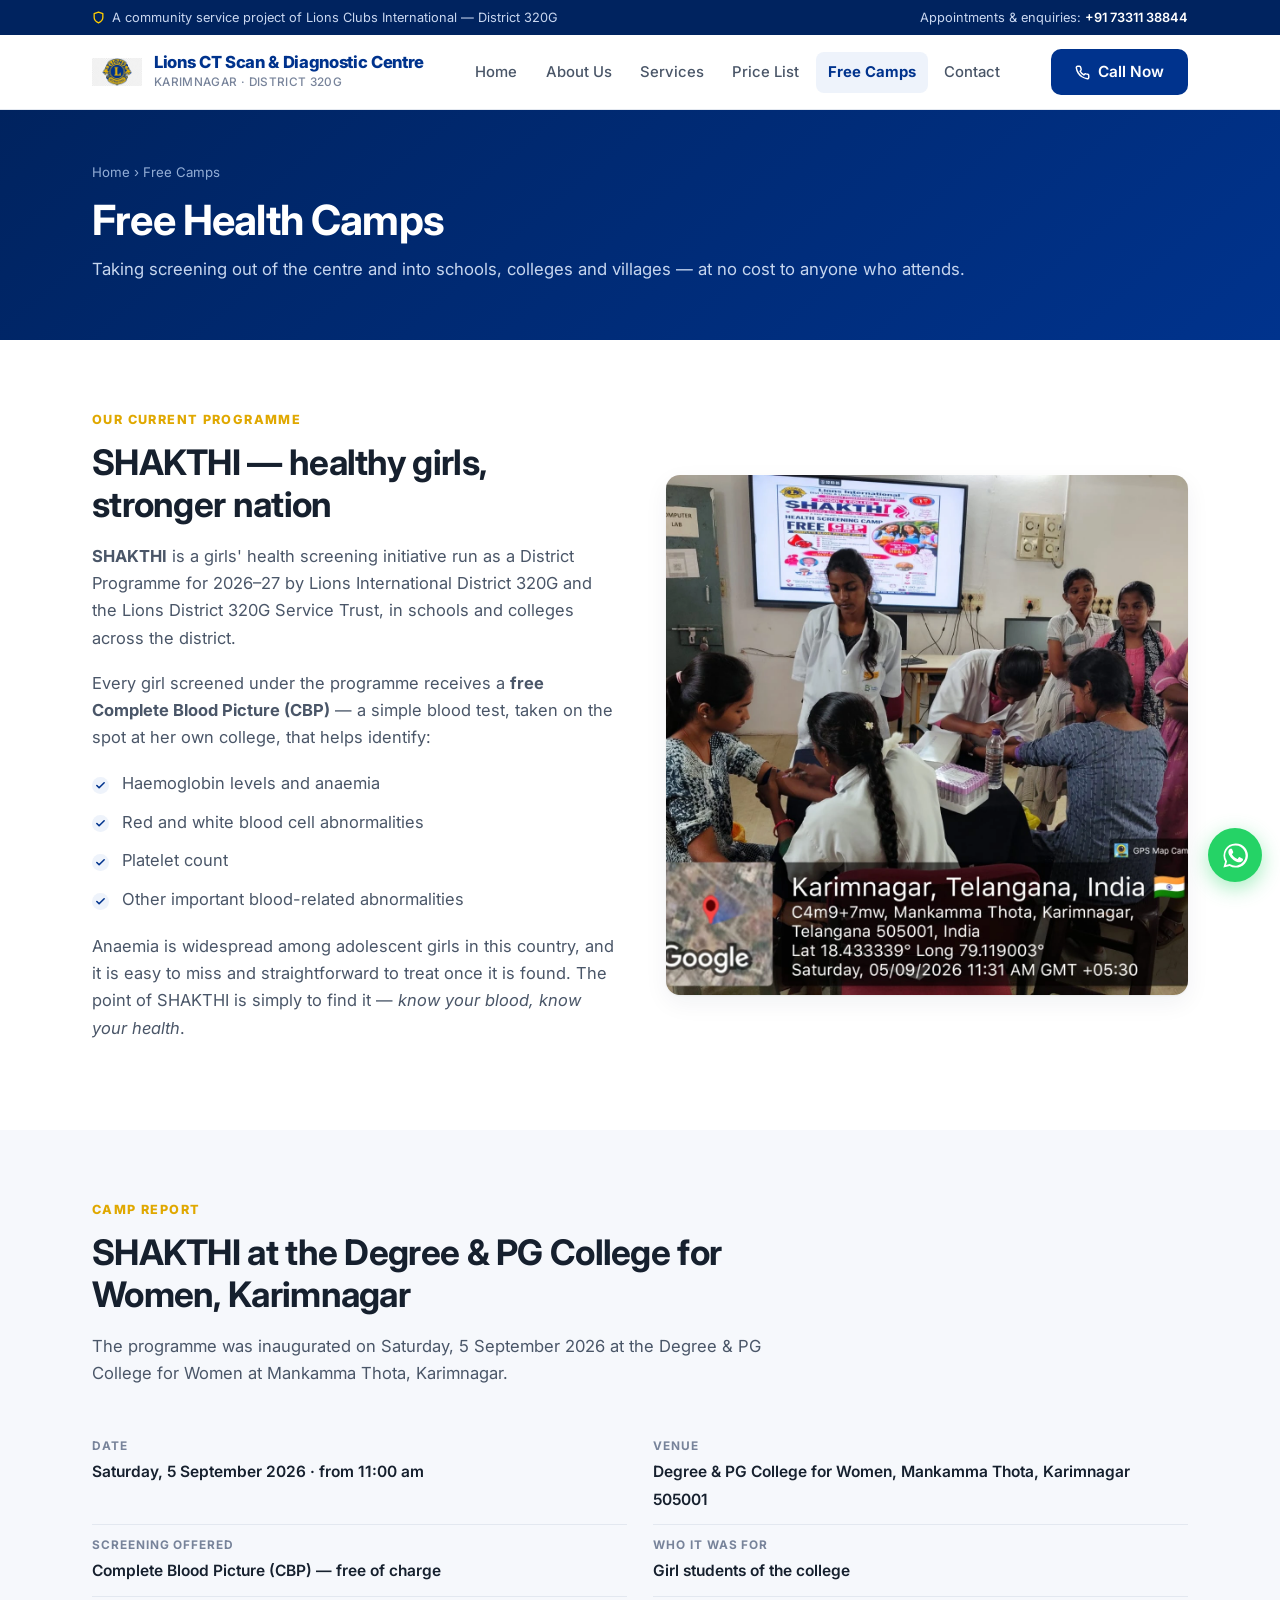
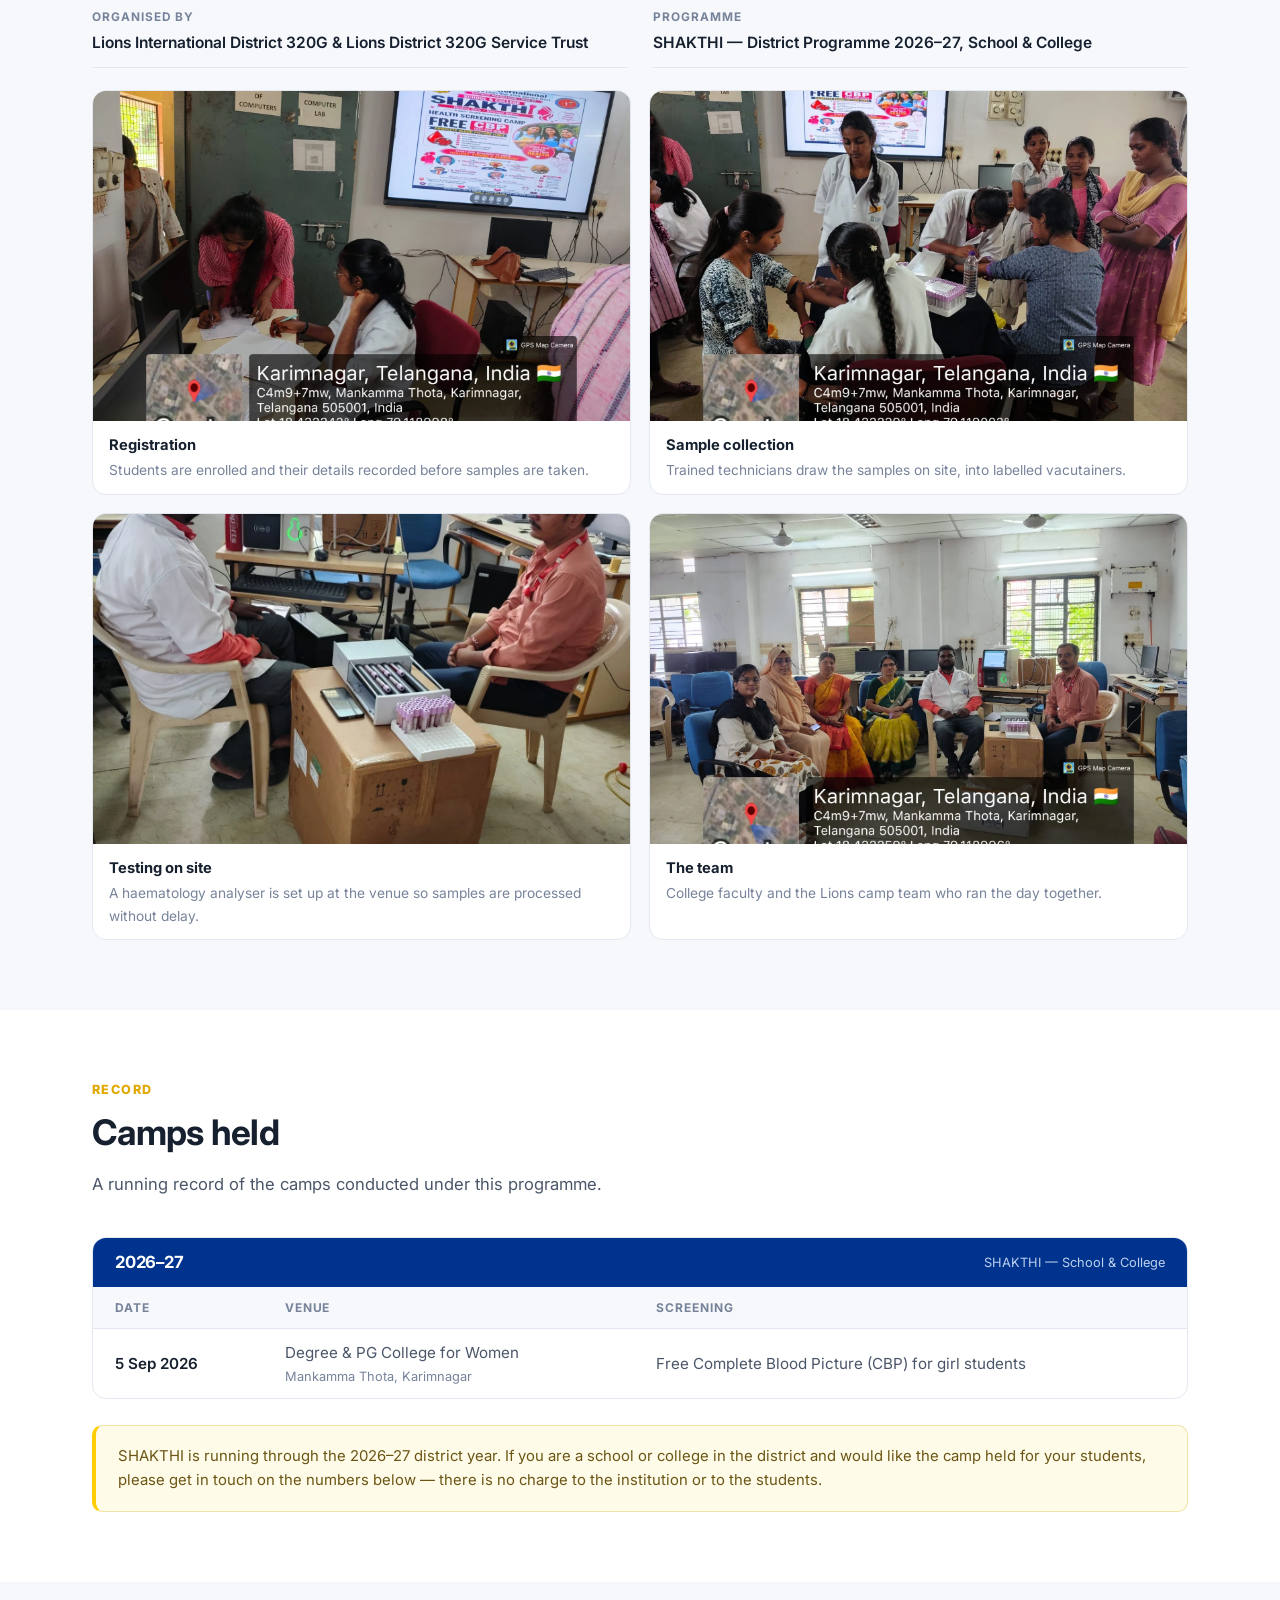
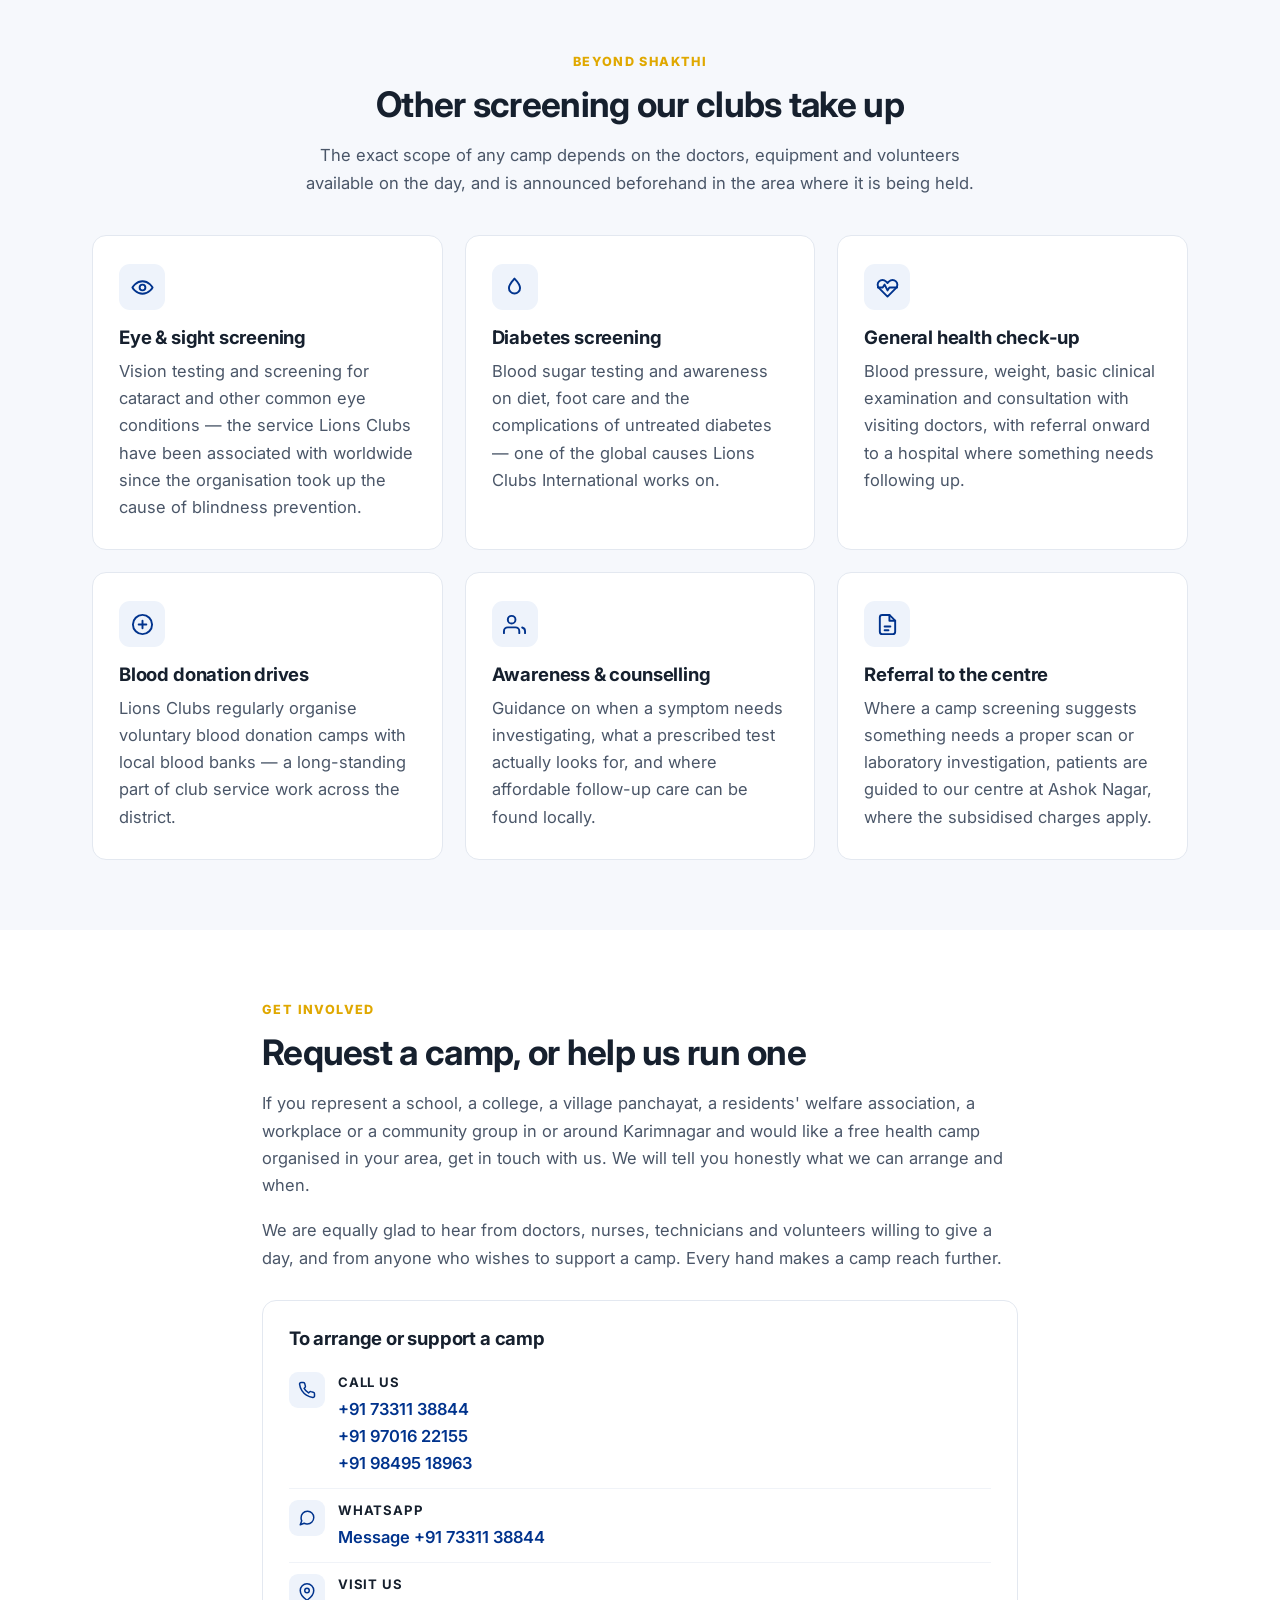
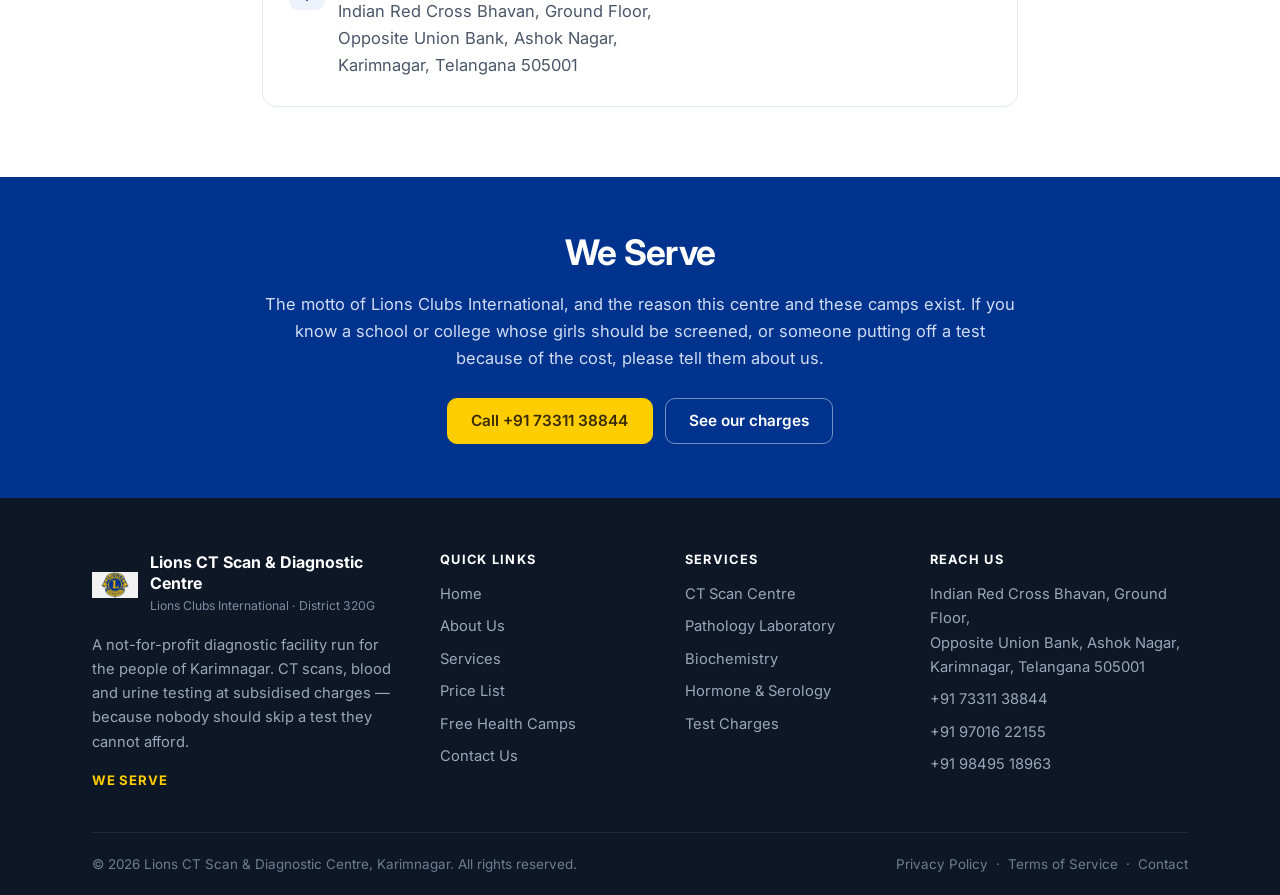
<file: camps.html>
<!DOCTYPE html>
<html lang="en">
<head>
<meta charset="utf-8">
<meta name="viewport" content="width=device-width, initial-scale=1">
<title>Free Health Camps &mdash; SHAKTHI Girls' Screening | Lions Diagnostic Centre, Karimnagar</title>
<meta name="description" content="SHAKTHI is a free girls' health screening initiative of Lions International District 320G, offering a free Complete Blood Picture test in schools and colleges across Karimnagar district.">
<link rel="canonical" href="https://lions-diagnostics-karimnagar.vercel.app/camps.html">
<meta name="robots" content="index, follow">

<meta property="og:type" content="website">
<meta property="og:site_name" content="Lions CT Scan &amp; Diagnostic Centre">
<meta property="og:title" content="Free Health Camps &mdash; SHAKTHI Girls' Screening | Lions Diagnostic Centre, Karimnagar">
<meta property="og:description" content="SHAKTHI is a free girls' health screening initiative of Lions International District 320G, offering a free Complete Blood Picture test in schools and colleges across Karimnagar district.">
<meta property="og:url" content="https://lions-diagnostics-karimnagar.vercel.app/camps.html">
<meta property="og:image" content="https://lions-diagnostics-karimnagar.vercel.app/assets/img/reception-1.webp">
<meta property="og:locale" content="en_IN">
<meta name="twitter:card" content="summary_large_image">

<link rel="icon" type="image/png" href="assets/img/lions-logo.png">
<link rel="apple-touch-icon" href="assets/img/lions-logo.png">
<meta name="theme-color" content="#00338d">

<link rel="preconnect" href="https://fonts.googleapis.com">
<link rel="preconnect" href="https://fonts.gstatic.com" crossorigin>
<link href="https://fonts.googleapis.com/css2?family=Inter:wght@400;500;600;700;800&display=swap" rel="stylesheet">
<link rel="stylesheet" href="assets/css/style.css">

<script type="application/ld+json">
{
  "@context": "https://schema.org",
  "@type": "MedicalClinic",
  "@id": "https://lions-diagnostics-karimnagar.vercel.app/#organization",
  "name": "Lions CT Scan & Diagnostic Centre",
  "alternateName": "Lions Diagnostic Centre, Karimnagar",
  "url": "https://lions-diagnostics-karimnagar.vercel.app/",
  "logo": "https://lions-diagnostics-karimnagar.vercel.app/assets/img/lions-logo.png",
  "image": "https://lions-diagnostics-karimnagar.vercel.app/assets/img/reception-1.webp",
  "description": "A not-for-profit CT scan and pathology laboratory run under Lions Clubs International District 320G at the Indian Red Cross Bhavan, Karimnagar, offering diagnostic tests at subsidised charges.",
  "telephone": "+91-73311-38844",
  "priceRange": "INR 10 - INR 5000",
  "currenciesAccepted": "INR",
  "address": {
    "@type": "PostalAddress",
    "streetAddress": "Indian Red Cross Bhavan, Ground Floor, Opposite Union Bank",
    "addressLocality": "Ashok Nagar, Karimnagar",
    "addressRegion": "Telangana",
    "postalCode": "505001",
    "addressCountry": "IN"
  },
  "areaServed": { "@type": "City", "name": "Karimnagar" },
  "parentOrganization": {
    "@type": "Organization",
    "name": "Lions Clubs International District 320G"
  },
  "availableService": [
    { "@type": "MedicalTest", "name": "CT Scan (Computed Tomography)" },
    { "@type": "MedicalTest", "name": "Pathology - Blood and Urine Testing" },
    { "@type": "MedicalTest", "name": "Biochemistry Profiles" },
    { "@type": "MedicalTest", "name": "Hormone and Serology Testing" }
  ]
}
</script>
<script type="application/ld+json">
{
  "@context": "https://schema.org",
  "@type": "Event",
  "name": "SHAKTHI \u2014 Free CBP Health Screening Camp for Girls",
  "description": "A free Complete Blood Picture (CBP) screening camp for girl students, held under SHAKTHI, the School & College district programme 2026-27 of Lions International District 320G and the Lions District 320G Service Trust.",
  "startDate": "2026-09-05T11:00+05:30",
  "eventStatus": "https://schema.org/EventScheduled",
  "eventAttendanceMode": "https://schema.org/OfflineEventAttendanceMode",
  "isAccessibleForFree": true,
  "image": "https://lions-diagnostics-karimnagar.vercel.app/assets/img/camp-shakthi-blood-collection.webp",
  "location": {
    "@type": "Place",
    "name": "Degree & PG College for Women, Karimnagar",
    "address": {
      "@type": "PostalAddress",
      "streetAddress": "Mankamma Thota",
      "addressLocality": "Karimnagar",
      "addressRegion": "Telangana",
      "postalCode": "505001",
      "addressCountry": "IN"
    }
  },
  "organizer": {
    "@type": "Organization",
    "name": "Lions International District 320G & Lions District 320G Service Trust"
  }
}
</script>
</head>
<body>

<div class="topbar">
  <div class="wrap">
    <div class="tb-tag">
      <svg width="13" height="13" viewBox="0 0 24 24" fill="none" stroke="#ffcd00" stroke-width="2.4" stroke-linecap="round" stroke-linejoin="round"><path d="M12 22s8-4 8-10V5l-8-3-8 3v7c0 6 8 10 8 10z"/></svg>
      A community service project of Lions Clubs International &mdash; District 320G
    </div>
    <div>Appointments &amp; enquiries: <a href="tel:+917331138844">+91 73311 38844</a></div>
  </div>
</div>

<header class="site-header">
  <div class="wrap">
    <div class="hdr">
      <a class="brand" href="index.html">
        <img src="assets/img/lions-logo.png" alt="Lions Clubs International emblem">
        <div>
          <b>Lions CT Scan &amp; Diagnostic Centre</b>
          <span>Karimnagar &middot; District 320G</span>
        </div>
      </a>
      <nav class="nav" id="nav" aria-label="Main navigation">
        <a href="index.html">Home</a>
        <a href="about.html">About Us</a>
        <a href="services.html">Services</a>
        <a href="pricing.html">Price List</a>
        <a href="camps.html" class="on">Free Camps</a>
        <a href="contact.html">Contact</a>
      </nav>
      <div class="hdr-cta">
        <a class="btn btn-blue" href="tel:+917331138844">
          <svg width="15" height="15" viewBox="0 0 24 24" fill="none" stroke="currentColor" stroke-width="2.3" stroke-linecap="round" stroke-linejoin="round"><path d="M22 16.9v3a2 2 0 0 1-2.2 2 19.8 19.8 0 0 1-8.6-3.1 19.5 19.5 0 0 1-6-6A19.8 19.8 0 0 1 2.1 4.2 2 2 0 0 1 4.1 2h3a2 2 0 0 1 2 1.7c.1 1 .4 1.9.7 2.8a2 2 0 0 1-.5 2.1L8.1 9.9a16 16 0 0 0 6 6l1.3-1.3a2 2 0 0 1 2.1-.4c.9.3 1.8.6 2.8.7a2 2 0 0 1 1.7 2z"/></svg>
          <span class="lbl">Call Now</span>
        </a>
        <button class="menu-btn" aria-label="Open menu" aria-expanded="false" aria-controls="nav">
          <span></span><span></span><span></span>
        </button>
      </div>
    </div>
  </div>
</header>

<div class="pagehead">
  <div class="wrap">
    <div class="crumb"><a href="index.html">Home</a> &rsaquo; Free Camps</div>
    <h1>Free Health Camps</h1>
    <p>Taking screening out of the centre and into schools, colleges and villages &mdash; at no cost to anyone who attends.</p>
  </div>
</div>

<section>
  <div class="wrap">
    <div class="split">
      <div>
        <span class="kicker">Our current programme</span>
        <h2>SHAKTHI &mdash; healthy girls, stronger nation</h2>
        <p>
          <strong>SHAKTHI</strong> is a girls' health screening initiative run as a District
          Programme for 2026&ndash;27 by Lions International District 320G and the Lions District
          320G Service Trust, in schools and colleges across the district.
        </p>
        <p>
          Every girl screened under the programme receives a <strong>free Complete Blood Picture
          (CBP)</strong> &mdash; a simple blood test, taken on the spot at her own college, that
          helps identify:
        </p>
        <ul>
          <li>Haemoglobin levels and anaemia</li>
          <li>Red and white blood cell abnormalities</li>
          <li>Platelet count</li>
          <li>Other important blood-related abnormalities</li>
        </ul>
        <p>
          Anaemia is widespread among adolescent girls in this country, and it is easy to miss and
          straightforward to treat once it is found. The point of SHAKTHI is simply to find it
          &mdash; <em>know your blood, know your health</em>.
        </p>
      </div>
      <div>
        <img src="assets/img/camp-shakthi-blood-collection.webp" alt="Laboratory technicians collecting blood samples from students at the SHAKTHI free CBP screening camp, Karimnagar" loading="lazy" width="1600" height="1200">
      </div>
    </div>
  </div>
</section>

<section class="sec-alt">
  <div class="wrap">
    <div class="sec-head">
      <span class="kicker">Camp report</span>
      <h2>SHAKTHI at the Degree &amp; PG College for Women, Karimnagar</h2>
      <p>The programme was inaugurated on Saturday, 5 September 2026 at the Degree &amp; PG College for Women at Mankamma Thota, Karimnagar.</p>
    </div>

    <ul class="facts">
      <li><b>Date</b><span>Saturday, 5 September 2026 &middot; from 11:00 am</span></li>
      <li><b>Venue</b><span>Degree &amp; PG College for Women, Mankamma Thota, Karimnagar 505001</span></li>
      <li><b>Screening offered</b><span>Complete Blood Picture (CBP) &mdash; free of charge</span></li>
      <li><b>Who it was for</b><span>Girl students of the college</span></li>
      <li><b>Organised by</b><span>Lions International District 320G &amp; Lions District 320G Service Trust</span></li>
      <li><b>Programme</b><span>SHAKTHI &mdash; District Programme 2026&ndash;27, School &amp; College</span></li>
    </ul>

    <div class="gallery four">
      <figure>
        <img src="assets/img/camp-shakthi-registration.webp" alt="Students registering at the SHAKTHI health screening camp with the programme poster displayed on screen" loading="lazy">
        <figcaption><b>Registration</b>Students are enrolled and their details recorded before samples are taken.</figcaption>
      </figure>
      <figure>
        <img src="assets/img/camp-shakthi-blood-collection.webp" alt="Blood samples being collected from students by laboratory technicians at the camp" loading="lazy">
        <figcaption><b>Sample collection</b>Trained technicians draw the samples on site, into labelled vacutainers.</figcaption>
      </figure>
      <figure>
        <img src="assets/img/camp-shakthi-analyser.webp" alt="Haematology analyser set up on site at the camp with collected blood samples in a rack" loading="lazy">
        <figcaption><b>Testing on site</b>A haematology analyser is set up at the venue so samples are processed without delay.</figcaption>
      </figure>
      <figure>
        <img src="assets/img/camp-shakthi-team.webp" alt="College faculty and the Lions camp team at the SHAKTHI screening camp, Karimnagar" loading="lazy">
        <figcaption><b>The team</b>College faculty and the Lions camp team who ran the day together.</figcaption>
      </figure>
    </div>
  </div>
</section>

<section>
  <div class="wrap">
    <div class="sec-head">
      <span class="kicker">Record</span>
      <h2>Camps held</h2>
      <p>A running record of the camps conducted under this programme.</p>
    </div>

    <div class="ptable">
      <div class="ptable-head">
        <h3>2026&ndash;27</h3>
        <span>SHAKTHI &mdash; School &amp; College</span>
      </div>
      <table class="prices lastleft">
        <thead><tr><th scope="col">Date</th><th scope="col">Venue</th><th scope="col">Screening</th></tr></thead>
        <tbody>
          <tr>
            <td>5 Sep 2026</td>
            <td>Degree &amp; PG College for Women<span class="sub">Mankamma Thota, Karimnagar</span></td>
            <td>Free Complete Blood Picture (CBP) for girl students</td>
          </tr>
        </tbody>
      </table>
    </div>

    <div class="notice">
      <p style="margin-bottom:0">SHAKTHI is running through the 2026&ndash;27 district year. If you are a
      school or college in the district and would like the camp held for your students, please get in
      touch on the numbers below &mdash; there is no charge to the institution or to the students.</p>
    </div>
  </div>
</section>

<section class="sec-alt">
  <div class="wrap">
    <div class="sec-head center">
      <span class="kicker">Beyond SHAKTHI</span>
      <h2>Other screening our clubs take up</h2>
      <p>The exact scope of any camp depends on the doctors, equipment and volunteers available on the day, and is announced beforehand in the area where it is being held.</p>
    </div>
    <div class="cards">
      <div class="card">
        <div class="ico"><svg viewBox="0 0 24 24" fill="none" stroke="currentColor" stroke-width="2" stroke-linecap="round" stroke-linejoin="round"><path d="M1.5 12S5 5.5 12 5.5 22.5 12 22.5 12 19 18.5 12 18.5 1.5 12 1.5 12z"/><circle cx="12" cy="12" r="3"/></svg></div>
        <h3>Eye &amp; sight screening</h3>
        <p>Vision testing and screening for cataract and other common eye conditions &mdash; the service Lions Clubs have been associated with worldwide since the organisation took up the cause of blindness prevention.</p>
      </div>
      <div class="card">
        <div class="ico"><svg viewBox="0 0 24 24" fill="none" stroke="currentColor" stroke-width="2" stroke-linecap="round" stroke-linejoin="round"><path d="M12 2.7s5.8 6 5.8 9.8A5.8 5.8 0 0 1 6.2 12.5C6.2 8.7 12 2.7 12 2.7z"/></svg></div>
        <h3>Diabetes screening</h3>
        <p>Blood sugar testing and awareness on diet, foot care and the complications of untreated diabetes &mdash; one of the global causes Lions Clubs International works on.</p>
      </div>
      <div class="card">
        <div class="ico"><svg viewBox="0 0 24 24" fill="none" stroke="currentColor" stroke-width="2" stroke-linecap="round" stroke-linejoin="round"><path d="M20.8 5.6a5 5 0 0 0-7.1 0L12 7.3l-1.7-1.7a5 5 0 1 0-7.1 7.1L12 21.5l8.8-8.8a5 5 0 0 0 0-7.1z"/><path d="M2 12h5l2-3 3 6 2-3h8"/></svg></div>
        <h3>General health check-up</h3>
        <p>Blood pressure, weight, basic clinical examination and consultation with visiting doctors, with referral onward to a hospital where something needs following up.</p>
      </div>
      <div class="card">
        <div class="ico"><svg viewBox="0 0 24 24" fill="none" stroke="currentColor" stroke-width="2" stroke-linecap="round" stroke-linejoin="round"><circle cx="12" cy="12" r="10"/><path d="M12 8v8M8 12h8"/></svg></div>
        <h3>Blood donation drives</h3>
        <p>Lions Clubs regularly organise voluntary blood donation camps with local blood banks &mdash; a long-standing part of club service work across the district.</p>
      </div>
      <div class="card">
        <div class="ico"><svg viewBox="0 0 24 24" fill="none" stroke="currentColor" stroke-width="2" stroke-linecap="round" stroke-linejoin="round"><path d="M17 21v-2a4 4 0 0 0-4-4H5a4 4 0 0 0-4 4v2"/><circle cx="9" cy="7" r="4"/><path d="M23 21v-2a4 4 0 0 0-3-3.87"/></svg></div>
        <h3>Awareness &amp; counselling</h3>
        <p>Guidance on when a symptom needs investigating, what a prescribed test actually looks for, and where affordable follow-up care can be found locally.</p>
      </div>
      <div class="card">
        <div class="ico"><svg viewBox="0 0 24 24" fill="none" stroke="currentColor" stroke-width="2" stroke-linecap="round" stroke-linejoin="round"><path d="M14 2H6.5A2.5 2.5 0 0 0 4 4.5v15A2.5 2.5 0 0 0 6.5 22h11a2.5 2.5 0 0 0 2.5-2.5V8z"/><path d="M14 2v6h6M9 14h6M9 18h4"/></svg></div>
        <h3>Referral to the centre</h3>
        <p>Where a camp screening suggests something needs a proper scan or laboratory investigation, patients are guided to our centre at Ashok Nagar, where the subsidised charges apply.</p>
      </div>
    </div>
  </div>
</section>

<section>
  <div class="wrap narrow">
    <span class="kicker">Get involved</span>
    <h2>Request a camp, or help us run one</h2>
    <p>
      If you represent a school, a college, a village panchayat, a residents' welfare association,
      a workplace or a community group in or around Karimnagar and would like a free health camp
      organised in your area, get in touch with us. We will tell you honestly what we can arrange
      and when.
    </p>
    <p>
      We are equally glad to hear from doctors, nurses, technicians and volunteers willing to give a
      day, and from anyone who wishes to support a camp. Every hand makes a camp reach further.
    </p>

    <div class="cbox" style="margin-top:28px">
      <h3>To arrange or support a camp</h3>
      <div class="cline">
        <div class="ci"><svg viewBox="0 0 24 24" fill="none" stroke="currentColor" stroke-width="2" stroke-linecap="round" stroke-linejoin="round"><path d="M22 16.9v3a2 2 0 0 1-2.2 2 19.8 19.8 0 0 1-8.6-3.1 19.5 19.5 0 0 1-6-6A19.8 19.8 0 0 1 2.1 4.2 2 2 0 0 1 4.1 2h3a2 2 0 0 1 2 1.7c.1 1 .4 1.9.7 2.8a2 2 0 0 1-.5 2.1L8.1 9.9a16 16 0 0 0 6 6l1.3-1.3a2 2 0 0 1 2.1-.4c.9.3 1.8.6 2.8.7a2 2 0 0 1 1.7 2z"/></svg></div>
        <div>
          <b>Call us</b>
          <a href="tel:+917331138844">+91 73311 38844</a>
          <a href="tel:+919701622155">+91 97016 22155</a>
          <a href="tel:+919849518963">+91 98495 18963</a>
        </div>
      </div>
      <div class="cline">
        <div class="ci"><svg viewBox="0 0 24 24" fill="none" stroke="currentColor" stroke-width="2" stroke-linecap="round" stroke-linejoin="round"><path d="M21 11.5a8.4 8.4 0 0 1-9 8.4 8.4 8.4 0 0 1-3.8-.9L3 21l2-5.2a8.4 8.4 0 0 1-.9-3.8 8.4 8.4 0 0 1 8.4-9h.5a8.4 8.4 0 0 1 8 8v.5z"/></svg></div>
        <div>
          <b>WhatsApp</b>
          <a href="https://wa.me/917331138844" target="_blank" rel="noopener">Message +91 73311 38844</a>
        </div>
      </div>
      <div class="cline">
        <div class="ci"><svg viewBox="0 0 24 24" fill="none" stroke="currentColor" stroke-width="2" stroke-linecap="round" stroke-linejoin="round"><path d="M21 10c0 7-9 13-9 13s-9-6-9-13a9 9 0 0 1 18 0z"/><circle cx="12" cy="10" r="3"/></svg></div>
        <div>
          <b>Visit us</b>
          Indian Red Cross Bhavan, Ground Floor,<br>Opposite Union Bank, Ashok Nagar,<br>Karimnagar, Telangana 505001
        </div>
      </div>
    </div>
  </div>
</section>

<!--
  ================= ADD AS FURTHER CAMPS ARE HELD =================
  Append a row to the "Camps held" table above for each new camp:
    <tr><td>DATE</td><td>VENUE<span class="sub">LOCALITY</span></td><td>WHAT WAS SCREENED</td></tr>
  Add photographs to the gallery in the same section. Where the number of
  students screened is known, add it to the row - but only a confirmed figure.

  The poster displayed at the 5 Sep 2026 camp also named the following Lions
  office-bearers. The names were read from a photograph and have NOT been
  verified, so they are deliberately left off the live page. Ask the client to
  confirm the spellings, then add a line such as "Held under District Governor
  Lion ..." to the camp report section:
      Lion A. Shiva Prasad, PDG
      Lion M. Bhadresham, District Governor
      Lion H. Rajireddy, PMJF
      Lion N. Venkateshwar Rao, Chairman
-->

<div class="band">
  <div class="wrap">
    <h2>We Serve</h2>
    <p>The motto of Lions Clubs International, and the reason this centre and these camps exist. If you know a school or college whose girls should be screened, or someone putting off a test because of the cost, please tell them about us.</p>
    <div class="band-btns">
      <a class="btn btn-gold" href="tel:+917331138844">Call +91 73311 38844</a>
      <a class="btn btn-ghost" href="pricing.html">See our charges</a>
    </div>
  </div>
</div>
<footer class="site-footer">
  <div class="wrap">
    <div class="foot-grid">
      <div>
        <div class="foot-brand">
          <img src="assets/img/lions-logo.png" alt="Lions Clubs International emblem">
          <div>
            <b>Lions CT Scan &amp; Diagnostic Centre</b>
            <span>Lions Clubs International &middot; District 320G</span>
          </div>
        </div>
        <p>A not-for-profit diagnostic facility run for the people of Karimnagar. CT scans, blood and urine testing at subsidised charges &mdash; because nobody should skip a test they cannot afford.</p>
        <p style="color:#ffcd00;font-weight:700;letter-spacing:.06em;font-size:.82rem;margin-bottom:0">WE SERVE</p>
      </div>
      <div>
        <h4>Quick Links</h4>
        <ul>
          <li><a href="index.html">Home</a></li>
          <li><a href="about.html">About Us</a></li>
          <li><a href="services.html">Services</a></li>
          <li><a href="pricing.html">Price List</a></li>
          <li><a href="camps.html">Free Health Camps</a></li>
          <li><a href="contact.html">Contact Us</a></li>
        </ul>
      </div>
      <div>
        <h4>Services</h4>
        <ul>
          <li><a href="services.html#ct">CT Scan Centre</a></li>
          <li><a href="services.html#lab">Pathology Laboratory</a></li>
          <li><a href="services.html#biochem">Biochemistry</a></li>
          <li><a href="services.html#hormone">Hormone &amp; Serology</a></li>
          <li><a href="pricing.html">Test Charges</a></li>
        </ul>
      </div>
      <div>
        <h4>Reach Us</h4>
        <ul>
          <li>Indian Red Cross Bhavan, Ground Floor,<br>Opposite Union Bank, Ashok Nagar,<br>Karimnagar, Telangana 505001</li>
          <li><a href="tel:+917331138844">+91 73311 38844</a></li>
          <li><a href="tel:+919701622155">+91 97016 22155</a></li>
          <li><a href="tel:+919849518963">+91 98495 18963</a></li>
        </ul>
      </div>
    </div>
    <div class="foot-bottom">
      <div>&copy; 2026 Lions CT Scan &amp; Diagnostic Centre, Karimnagar. All rights reserved.</div>
      <div>
        <a href="privacy.html">Privacy Policy</a> &nbsp;&middot;&nbsp;
        <a href="terms.html">Terms of Service</a> &nbsp;&middot;&nbsp;
        <a href="contact.html">Contact</a>
      </div>
    </div>
  </div>
</footer>

<a class="wa-float" href="https://wa.me/917331138844" target="_blank" rel="noopener" aria-label="Chat with us on WhatsApp">
  <svg viewBox="0 0 24 24"><path d="M17.5 14.4c-.3-.2-1.7-.9-2-1-.3-.1-.5-.1-.7.1-.2.3-.7 1-.9 1.2-.2.2-.3.2-.6.1-.3-.2-1.3-.5-2.4-1.5-.9-.8-1.5-1.8-1.7-2.1-.2-.3 0-.5.1-.6l.5-.5.3-.5v-.5c0-.2-.7-1.6-.9-2.2-.2-.6-.5-.5-.7-.5h-.6c-.2 0-.5.1-.8.4-.3.3-1 1-1 2.5s1.1 2.9 1.2 3.1c.2.2 2.1 3.2 5.1 4.5.7.3 1.3.5 1.7.6.7.2 1.4.2 1.9.1.6-.1 1.7-.7 2-1.4.2-.7.2-1.3.2-1.4-.1-.2-.3-.2-.6-.4M12 2a10 10 0 0 0-8.6 15L2 22l5.2-1.4A10 10 0 1 0 12 2m0 1.7a8.3 8.3 0 0 1 6.6 13.3 8.3 8.3 0 0 1-11 2.2l-.4-.2-3 .8.8-3-.2-.4A8.3 8.3 0 0 1 12 3.7"/></svg>
</a>

<script src="assets/js/main.js"></script>
</body>
</html>
</file>
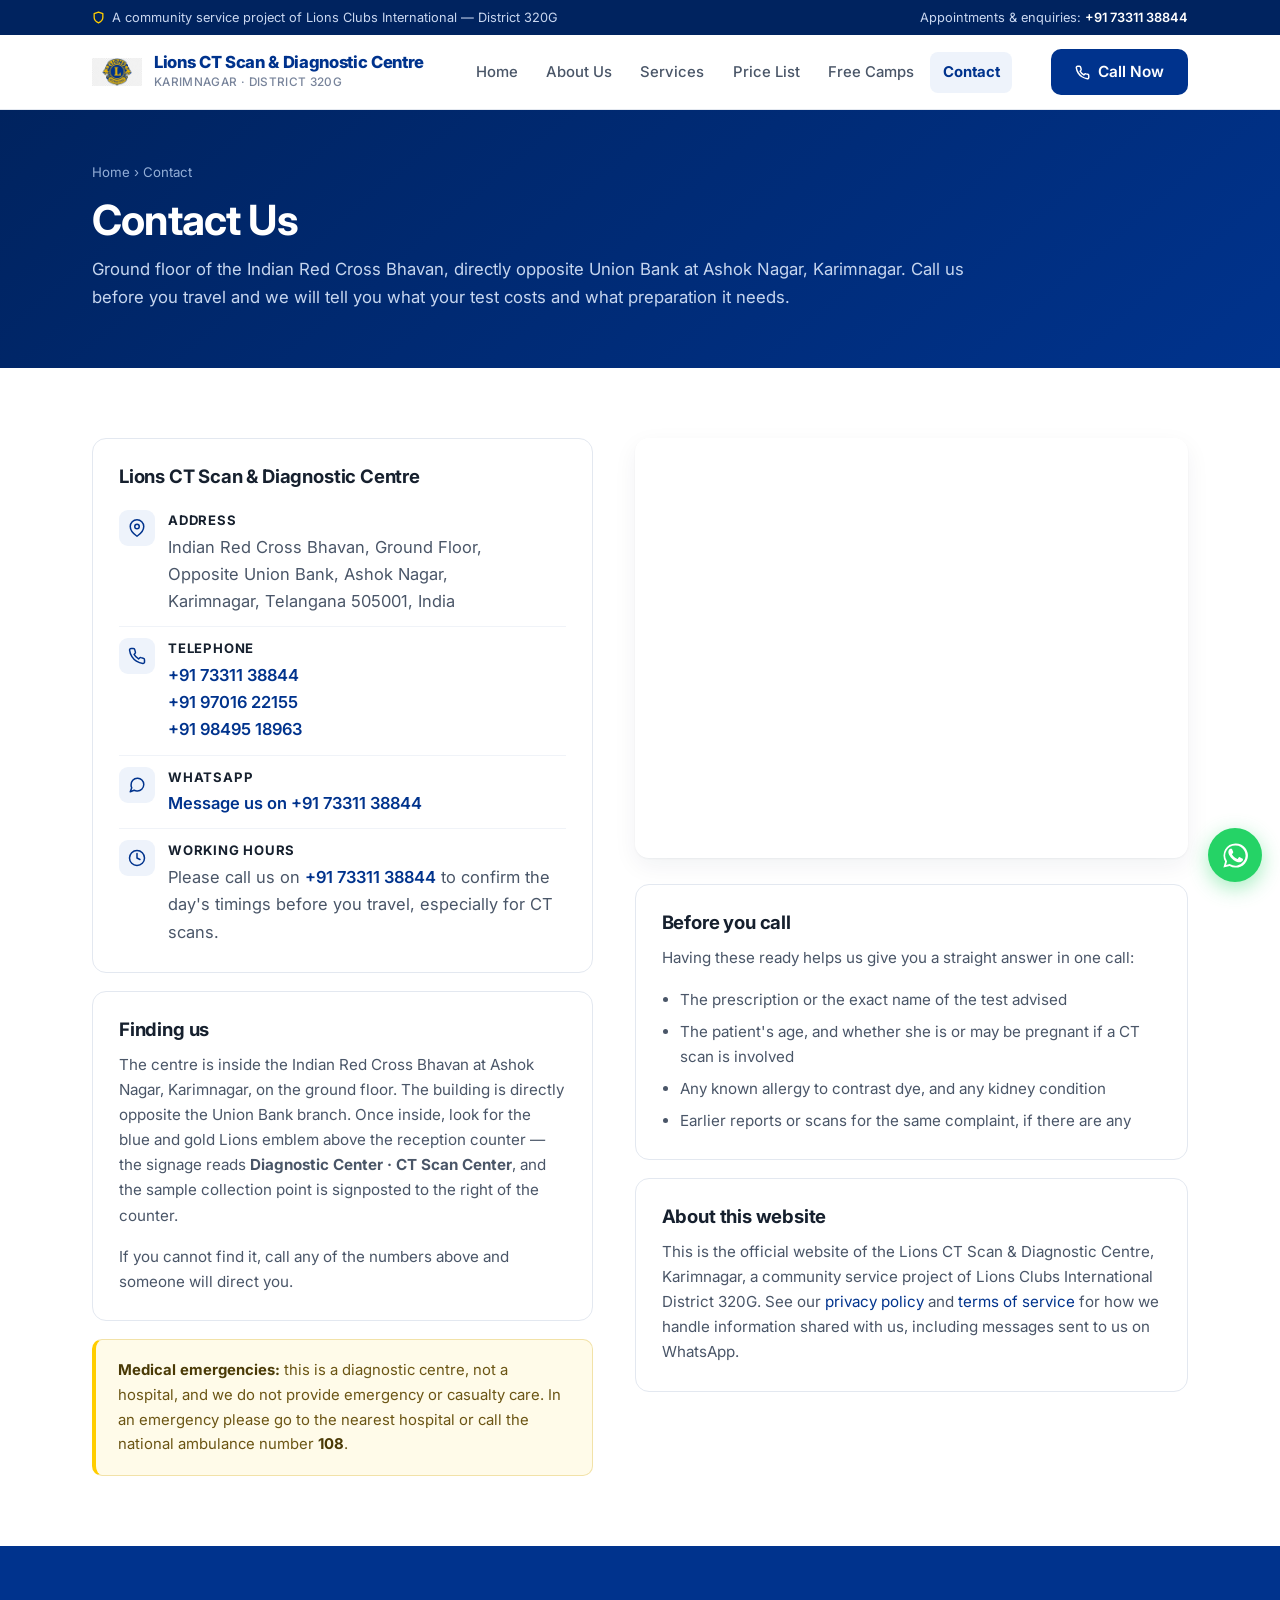
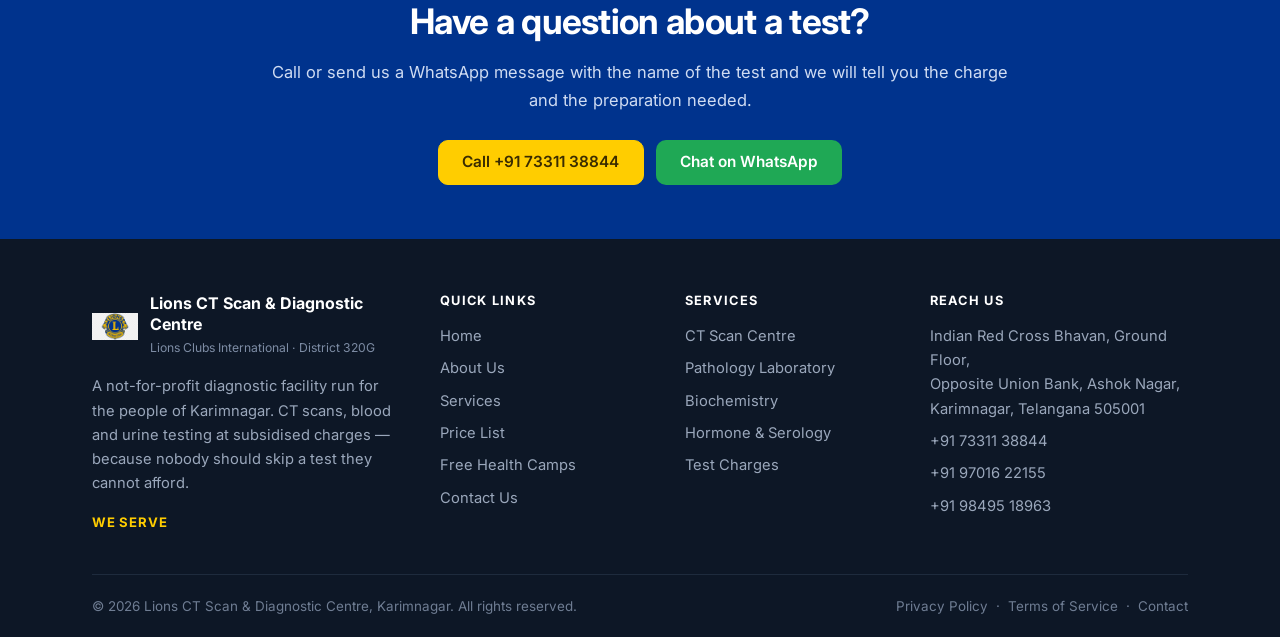
<file: contact.html>
<!DOCTYPE html>
<html lang="en">
<head>
<meta charset="utf-8">
<meta name="viewport" content="width=device-width, initial-scale=1">
<title>Contact Us | Lions CT Scan &amp; Diagnostic Centre, Karimnagar</title>
<meta name="description" content="Visit the Lions CT Scan and Diagnostic Centre at the Indian Red Cross Bhavan, opposite Union Bank, Ashok Nagar, Karimnagar. Call +91 73311 38844 for test charges and preparation.">
<link rel="canonical" href="https://lions-diagnostics-karimnagar.vercel.app/contact.html">
<meta name="robots" content="index, follow">

<meta property="og:type" content="website">
<meta property="og:site_name" content="Lions CT Scan &amp; Diagnostic Centre">
<meta property="og:title" content="Contact Us | Lions CT Scan &amp; Diagnostic Centre, Karimnagar">
<meta property="og:description" content="Visit the Lions CT Scan and Diagnostic Centre at the Indian Red Cross Bhavan, opposite Union Bank, Ashok Nagar, Karimnagar. Call +91 73311 38844 for test charges and preparation.">
<meta property="og:url" content="https://lions-diagnostics-karimnagar.vercel.app/contact.html">
<meta property="og:image" content="https://lions-diagnostics-karimnagar.vercel.app/assets/img/reception-1.webp">
<meta property="og:locale" content="en_IN">
<meta name="twitter:card" content="summary_large_image">

<link rel="icon" type="image/png" href="assets/img/lions-logo.png">
<link rel="apple-touch-icon" href="assets/img/lions-logo.png">
<meta name="theme-color" content="#00338d">

<link rel="preconnect" href="https://fonts.googleapis.com">
<link rel="preconnect" href="https://fonts.gstatic.com" crossorigin>
<link href="https://fonts.googleapis.com/css2?family=Inter:wght@400;500;600;700;800&display=swap" rel="stylesheet">
<link rel="stylesheet" href="assets/css/style.css">

<script type="application/ld+json">
{
  "@context": "https://schema.org",
  "@type": "MedicalClinic",
  "@id": "https://lions-diagnostics-karimnagar.vercel.app/#organization",
  "name": "Lions CT Scan & Diagnostic Centre",
  "alternateName": "Lions Diagnostic Centre, Karimnagar",
  "url": "https://lions-diagnostics-karimnagar.vercel.app/",
  "logo": "https://lions-diagnostics-karimnagar.vercel.app/assets/img/lions-logo.png",
  "image": "https://lions-diagnostics-karimnagar.vercel.app/assets/img/reception-1.webp",
  "description": "A not-for-profit CT scan and pathology laboratory run under Lions Clubs International District 320G at the Indian Red Cross Bhavan, Karimnagar, offering diagnostic tests at subsidised charges.",
  "telephone": "+91-73311-38844",
  "priceRange": "INR 10 - INR 5000",
  "currenciesAccepted": "INR",
  "address": {
    "@type": "PostalAddress",
    "streetAddress": "Indian Red Cross Bhavan, Ground Floor, Opposite Union Bank",
    "addressLocality": "Ashok Nagar, Karimnagar",
    "addressRegion": "Telangana",
    "postalCode": "505001",
    "addressCountry": "IN"
  },
  "areaServed": { "@type": "City", "name": "Karimnagar" },
  "parentOrganization": {
    "@type": "Organization",
    "name": "Lions Clubs International District 320G"
  },
  "availableService": [
    { "@type": "MedicalTest", "name": "CT Scan (Computed Tomography)" },
    { "@type": "MedicalTest", "name": "Pathology - Blood and Urine Testing" },
    { "@type": "MedicalTest", "name": "Biochemistry Profiles" },
    { "@type": "MedicalTest", "name": "Hormone and Serology Testing" }
  ]
}
</script>
</head>
<body>

<div class="topbar">
  <div class="wrap">
    <div class="tb-tag">
      <svg width="13" height="13" viewBox="0 0 24 24" fill="none" stroke="#ffcd00" stroke-width="2.4" stroke-linecap="round" stroke-linejoin="round"><path d="M12 22s8-4 8-10V5l-8-3-8 3v7c0 6 8 10 8 10z"/></svg>
      A community service project of Lions Clubs International &mdash; District 320G
    </div>
    <div>Appointments &amp; enquiries: <a href="tel:+917331138844">+91 73311 38844</a></div>
  </div>
</div>

<header class="site-header">
  <div class="wrap">
    <div class="hdr">
      <a class="brand" href="index.html">
        <img src="assets/img/lions-logo.png" alt="Lions Clubs International emblem">
        <div>
          <b>Lions CT Scan &amp; Diagnostic Centre</b>
          <span>Karimnagar &middot; District 320G</span>
        </div>
      </a>
      <nav class="nav" id="nav" aria-label="Main navigation">
        <a href="index.html">Home</a>
        <a href="about.html">About Us</a>
        <a href="services.html">Services</a>
        <a href="pricing.html">Price List</a>
        <a href="camps.html">Free Camps</a>
        <a href="contact.html" class="on">Contact</a>
      </nav>
      <div class="hdr-cta">
        <a class="btn btn-blue" href="tel:+917331138844">
          <svg width="15" height="15" viewBox="0 0 24 24" fill="none" stroke="currentColor" stroke-width="2.3" stroke-linecap="round" stroke-linejoin="round"><path d="M22 16.9v3a2 2 0 0 1-2.2 2 19.8 19.8 0 0 1-8.6-3.1 19.5 19.5 0 0 1-6-6A19.8 19.8 0 0 1 2.1 4.2 2 2 0 0 1 4.1 2h3a2 2 0 0 1 2 1.7c.1 1 .4 1.9.7 2.8a2 2 0 0 1-.5 2.1L8.1 9.9a16 16 0 0 0 6 6l1.3-1.3a2 2 0 0 1 2.1-.4c.9.3 1.8.6 2.8.7a2 2 0 0 1 1.7 2z"/></svg>
          <span class="lbl">Call Now</span>
        </a>
        <button class="menu-btn" aria-label="Open menu" aria-expanded="false" aria-controls="nav">
          <span></span><span></span><span></span>
        </button>
      </div>
    </div>
  </div>
</header>

<div class="pagehead">
  <div class="wrap">
    <div class="crumb"><a href="index.html">Home</a> &rsaquo; Contact</div>
    <h1>Contact Us</h1>
    <p>Ground floor of the Indian Red Cross Bhavan, directly opposite Union Bank at Ashok Nagar, Karimnagar. Call us before you travel and we will tell you what your test costs and what preparation it needs.</p>
  </div>
</div>

<section>
  <div class="wrap">
    <div class="contact-grid">
      <div>
        <div class="cbox">
          <h3>Lions CT Scan &amp; Diagnostic Centre</h3>
          <div class="cline">
            <div class="ci"><svg viewBox="0 0 24 24" fill="none" stroke="currentColor" stroke-width="2" stroke-linecap="round" stroke-linejoin="round"><path d="M21 10c0 7-9 13-9 13s-9-6-9-13a9 9 0 0 1 18 0z"/><circle cx="12" cy="10" r="3"/></svg></div>
            <div>
              <b>Address</b>
              Indian Red Cross Bhavan, Ground Floor,<br>
              Opposite Union Bank, Ashok Nagar,<br>
              Karimnagar, Telangana 505001, India
            </div>
          </div>
          <div class="cline">
            <div class="ci"><svg viewBox="0 0 24 24" fill="none" stroke="currentColor" stroke-width="2" stroke-linecap="round" stroke-linejoin="round"><path d="M22 16.9v3a2 2 0 0 1-2.2 2 19.8 19.8 0 0 1-8.6-3.1 19.5 19.5 0 0 1-6-6A19.8 19.8 0 0 1 2.1 4.2 2 2 0 0 1 4.1 2h3a2 2 0 0 1 2 1.7c.1 1 .4 1.9.7 2.8a2 2 0 0 1-.5 2.1L8.1 9.9a16 16 0 0 0 6 6l1.3-1.3a2 2 0 0 1 2.1-.4c.9.3 1.8.6 2.8.7a2 2 0 0 1 1.7 2z"/></svg></div>
            <div>
              <b>Telephone</b>
              <a href="tel:+917331138844">+91 73311 38844</a>
              <a href="tel:+919701622155">+91 97016 22155</a>
              <a href="tel:+919849518963">+91 98495 18963</a>
            </div>
          </div>
          <div class="cline">
            <div class="ci"><svg viewBox="0 0 24 24" fill="none" stroke="currentColor" stroke-width="2" stroke-linecap="round" stroke-linejoin="round"><path d="M21 11.5a8.4 8.4 0 0 1-9 8.4 8.4 8.4 0 0 1-3.8-.9L3 21l2-5.2a8.4 8.4 0 0 1-.9-3.8 8.4 8.4 0 0 1 8.4-9h.5a8.4 8.4 0 0 1 8 8v.5z"/></svg></div>
            <div>
              <b>WhatsApp</b>
              <a href="https://wa.me/917331138844" target="_blank" rel="noopener">Message us on +91 73311 38844</a>
            </div>
          </div>
          <!-- TODO: uncomment once the trust has created an email address, and use that same
               address on the Meta Business Manager / WhatsApp Business account.
          <div class="cline">
            <div class="ci"><svg viewBox="0 0 24 24" fill="none" stroke="currentColor" stroke-width="2" stroke-linecap="round" stroke-linejoin="round"><rect x="2" y="4" width="20" height="16" rx="2"/><path d="m2 7 10 6 10-6"/></svg></div>
            <div>
              <b>Email</b>
              <a href="mailto:ADDRESS@EXAMPLE.COM">ADDRESS@EXAMPLE.COM</a>
            </div>
          </div>
          -->
          <div class="cline">
            <div class="ci"><svg viewBox="0 0 24 24" fill="none" stroke="currentColor" stroke-width="2" stroke-linecap="round" stroke-linejoin="round"><circle cx="12" cy="12" r="10"/><path d="M12 6v6l4 2"/></svg></div>
            <div>
              <b>Working hours</b>
              <!-- TODO: replace this line with the centre's actual opening days and hours. -->
              Please call us on <a href="tel:+917331138844" style="display:inline">+91 73311 38844</a> to confirm the day's timings before you travel, especially for CT scans.
            </div>
          </div>
        </div>

        <div class="cbox">
          <h3>Finding us</h3>
          <p style="font-size:.95rem">
            The centre is inside the Indian Red Cross Bhavan at Ashok Nagar, Karimnagar, on the
            ground floor. The building is directly opposite the Union Bank branch. Once inside, look
            for the blue and gold Lions emblem above the reception counter &mdash; the signage reads
            <strong>Diagnostic Center &middot; CT Scan Center</strong>, and the sample collection
            point is signposted to the right of the counter.
          </p>
          <p style="font-size:.95rem;margin-bottom:0">
            If you cannot find it, call any of the numbers above and someone will direct you.
          </p>
        </div>

        <div class="notice" style="margin-top:18px">
          <p style="margin-bottom:0"><strong>Medical emergencies:</strong> this is a diagnostic
          centre, not a hospital, and we do not provide emergency or casualty care. In an emergency
          please go to the nearest hospital or call the national ambulance number <strong>108</strong>.</p>
        </div>
      </div>

      <div>
        <iframe
          class="map"
          src="https://www.google.com/maps?q=Indian%20Red%20Cross%20Bhavan%2C%20Ashok%20Nagar%2C%20Karimnagar%2C%20Telangana&output=embed"
          title="Map showing the location of the Lions CT Scan and Diagnostic Centre at the Indian Red Cross Bhavan, Ashok Nagar, Karimnagar"
          loading="lazy"
          referrerpolicy="no-referrer-when-downgrade"
          allowfullscreen></iframe>

        <div class="cbox" style="margin-top:18px">
          <h3>Before you call</h3>
          <p style="font-size:.95rem">Having these ready helps us give you a straight answer in one call:</p>
          <ul style="font-size:.95rem;padding-left:1.2em;margin-bottom:0">
            <li style="margin-bottom:.45em">The prescription or the exact name of the test advised</li>
            <li style="margin-bottom:.45em">The patient's age, and whether she is or may be pregnant if a CT scan is involved</li>
            <li style="margin-bottom:.45em">Any known allergy to contrast dye, and any kidney condition</li>
            <li>Earlier reports or scans for the same complaint, if there are any</li>
          </ul>
        </div>

        <div class="cbox">
          <h3>About this website</h3>
          <p style="font-size:.95rem;margin-bottom:0">
            This is the official website of the Lions CT Scan &amp; Diagnostic Centre, Karimnagar, a
            community service project of Lions Clubs International District 320G. See our
            <a href="privacy.html">privacy policy</a> and <a href="terms.html">terms of service</a>
            for how we handle information shared with us, including messages sent to us on WhatsApp.
          </p>
        </div>
      </div>
    </div>
  </div>
</section>

<div class="band">
  <div class="wrap">
    <h2>Have a question about a test?</h2>
    <p>Call or send us a WhatsApp message with the name of the test and we will tell you the charge and the preparation needed.</p>
    <div class="band-btns">
      <a class="btn btn-gold" href="tel:+917331138844">Call +91 73311 38844</a>
      <a class="btn btn-wa" href="https://wa.me/917331138844" target="_blank" rel="noopener">Chat on WhatsApp</a>
    </div>
  </div>
</div>
<footer class="site-footer">
  <div class="wrap">
    <div class="foot-grid">
      <div>
        <div class="foot-brand">
          <img src="assets/img/lions-logo.png" alt="Lions Clubs International emblem">
          <div>
            <b>Lions CT Scan &amp; Diagnostic Centre</b>
            <span>Lions Clubs International &middot; District 320G</span>
          </div>
        </div>
        <p>A not-for-profit diagnostic facility run for the people of Karimnagar. CT scans, blood and urine testing at subsidised charges &mdash; because nobody should skip a test they cannot afford.</p>
        <p style="color:#ffcd00;font-weight:700;letter-spacing:.06em;font-size:.82rem;margin-bottom:0">WE SERVE</p>
      </div>
      <div>
        <h4>Quick Links</h4>
        <ul>
          <li><a href="index.html">Home</a></li>
          <li><a href="about.html">About Us</a></li>
          <li><a href="services.html">Services</a></li>
          <li><a href="pricing.html">Price List</a></li>
          <li><a href="camps.html">Free Health Camps</a></li>
          <li><a href="contact.html">Contact Us</a></li>
        </ul>
      </div>
      <div>
        <h4>Services</h4>
        <ul>
          <li><a href="services.html#ct">CT Scan Centre</a></li>
          <li><a href="services.html#lab">Pathology Laboratory</a></li>
          <li><a href="services.html#biochem">Biochemistry</a></li>
          <li><a href="services.html#hormone">Hormone &amp; Serology</a></li>
          <li><a href="pricing.html">Test Charges</a></li>
        </ul>
      </div>
      <div>
        <h4>Reach Us</h4>
        <ul>
          <li>Indian Red Cross Bhavan, Ground Floor,<br>Opposite Union Bank, Ashok Nagar,<br>Karimnagar, Telangana 505001</li>
          <li><a href="tel:+917331138844">+91 73311 38844</a></li>
          <li><a href="tel:+919701622155">+91 97016 22155</a></li>
          <li><a href="tel:+919849518963">+91 98495 18963</a></li>
        </ul>
      </div>
    </div>
    <div class="foot-bottom">
      <div>&copy; 2026 Lions CT Scan &amp; Diagnostic Centre, Karimnagar. All rights reserved.</div>
      <div>
        <a href="privacy.html">Privacy Policy</a> &nbsp;&middot;&nbsp;
        <a href="terms.html">Terms of Service</a> &nbsp;&middot;&nbsp;
        <a href="contact.html">Contact</a>
      </div>
    </div>
  </div>
</footer>

<a class="wa-float" href="https://wa.me/917331138844" target="_blank" rel="noopener" aria-label="Chat with us on WhatsApp">
  <svg viewBox="0 0 24 24"><path d="M17.5 14.4c-.3-.2-1.7-.9-2-1-.3-.1-.5-.1-.7.1-.2.3-.7 1-.9 1.2-.2.2-.3.2-.6.1-.3-.2-1.3-.5-2.4-1.5-.9-.8-1.5-1.8-1.7-2.1-.2-.3 0-.5.1-.6l.5-.5.3-.5v-.5c0-.2-.7-1.6-.9-2.2-.2-.6-.5-.5-.7-.5h-.6c-.2 0-.5.1-.8.4-.3.3-1 1-1 2.5s1.1 2.9 1.2 3.1c.2.2 2.1 3.2 5.1 4.5.7.3 1.3.5 1.7.6.7.2 1.4.2 1.9.1.6-.1 1.7-.7 2-1.4.2-.7.2-1.3.2-1.4-.1-.2-.3-.2-.6-.4M12 2a10 10 0 0 0-8.6 15L2 22l5.2-1.4A10 10 0 1 0 12 2m0 1.7a8.3 8.3 0 0 1 6.6 13.3 8.3 8.3 0 0 1-11 2.2l-.4-.2-3 .8.8-3-.2-.4A8.3 8.3 0 0 1 12 3.7"/></svg>
</a>

<script src="assets/js/main.js"></script>
</body>
</html>
</file>
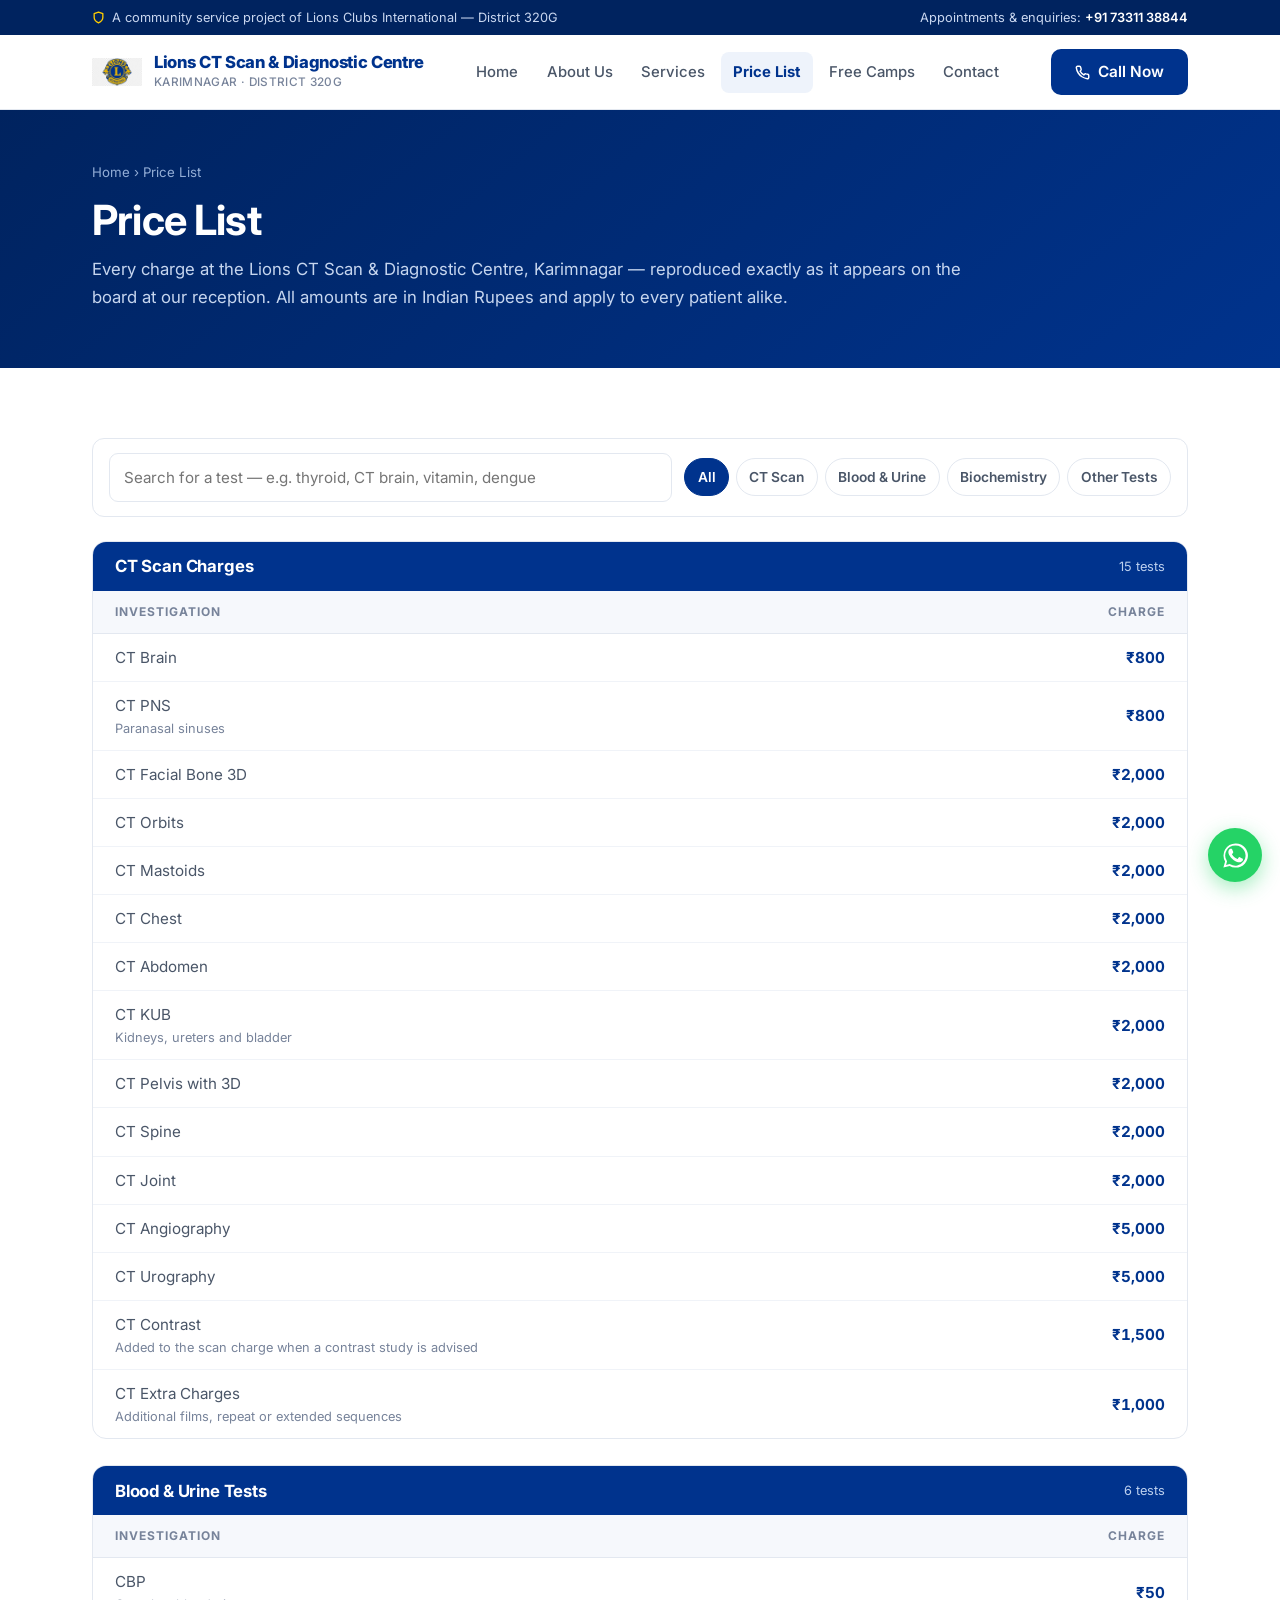
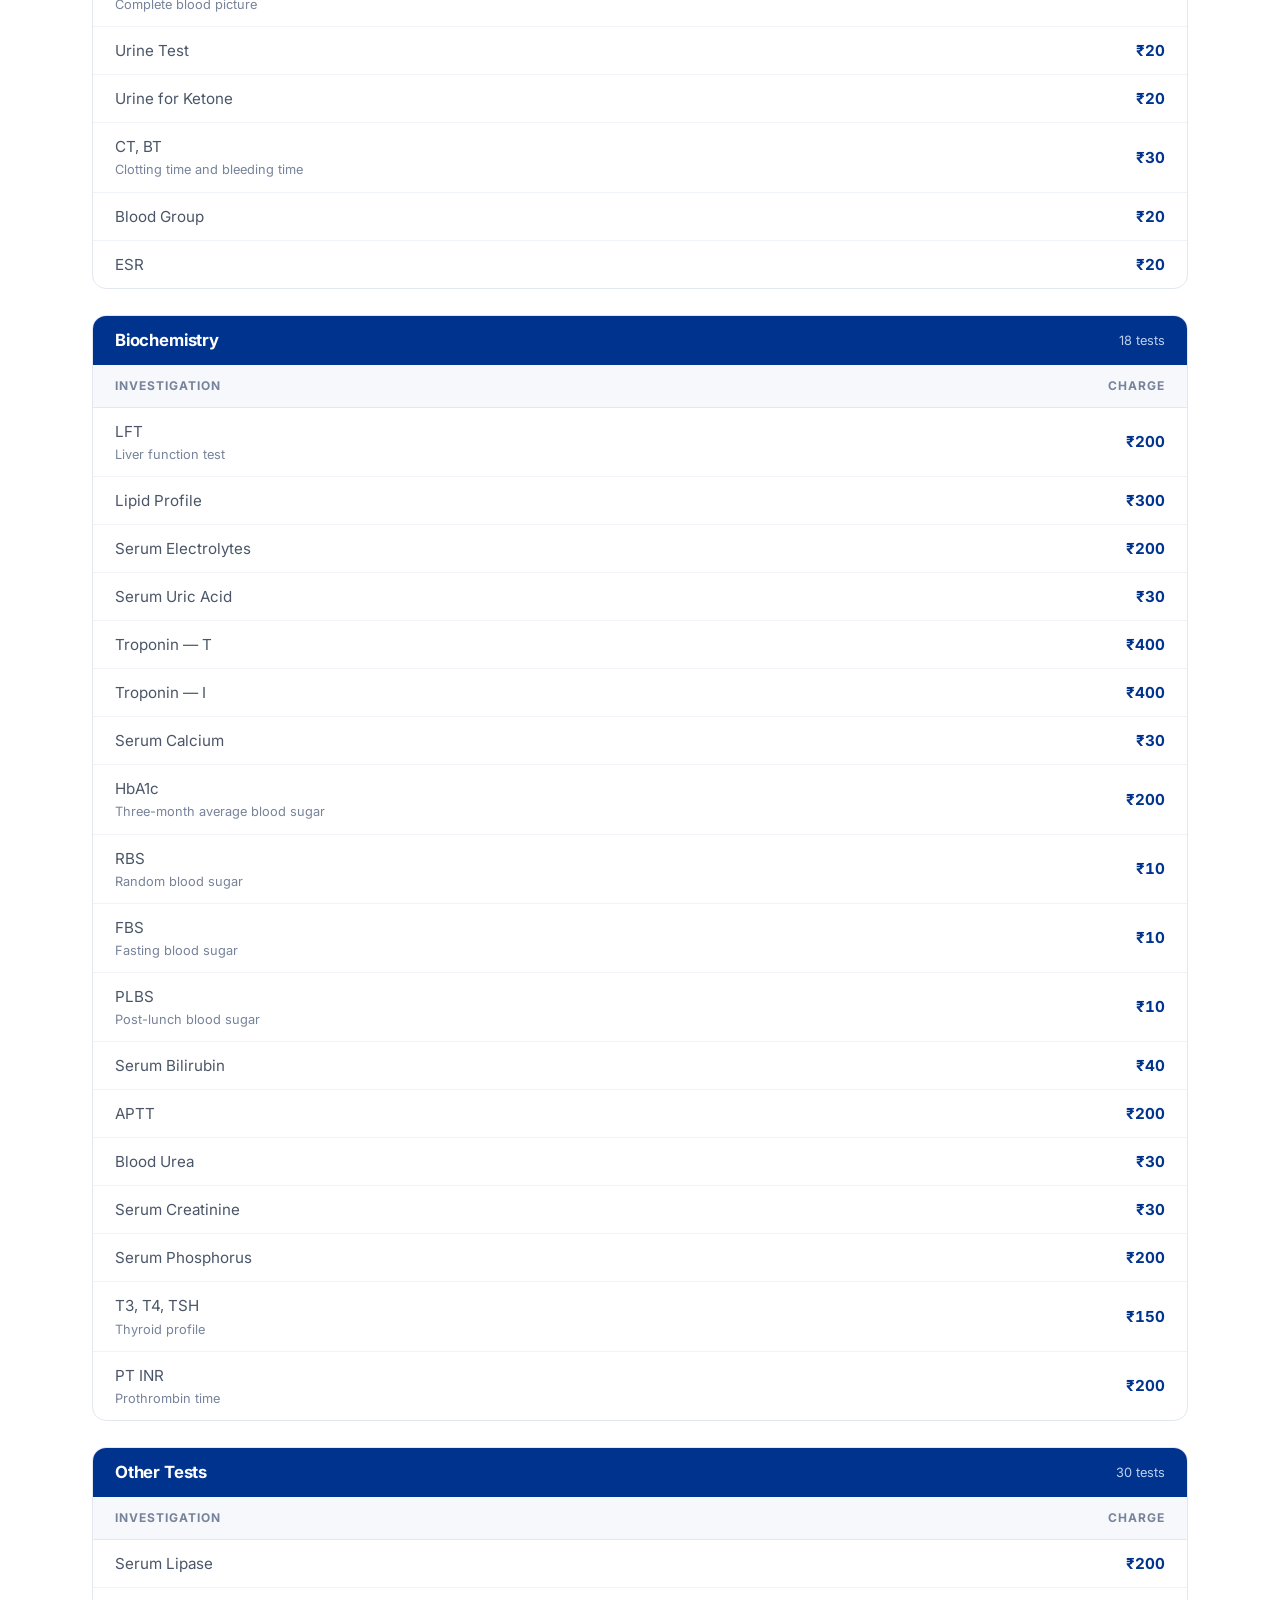
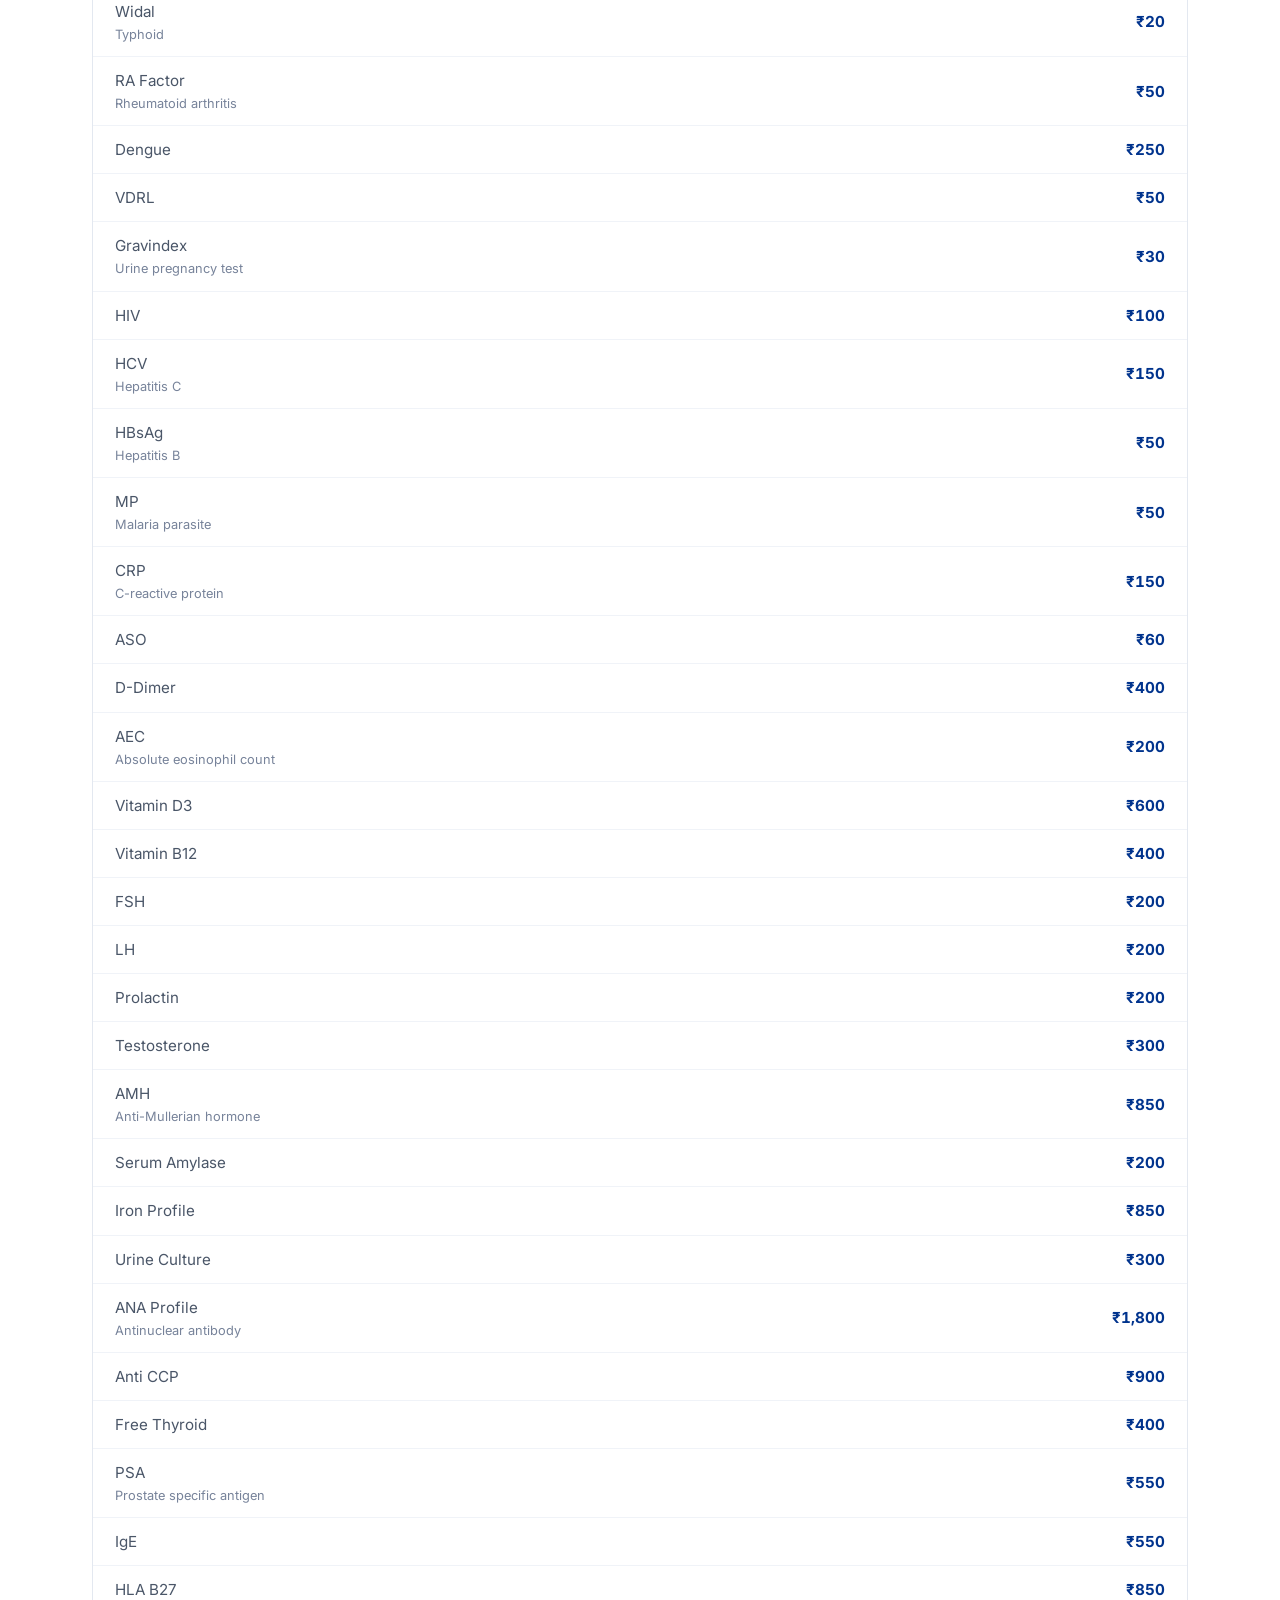
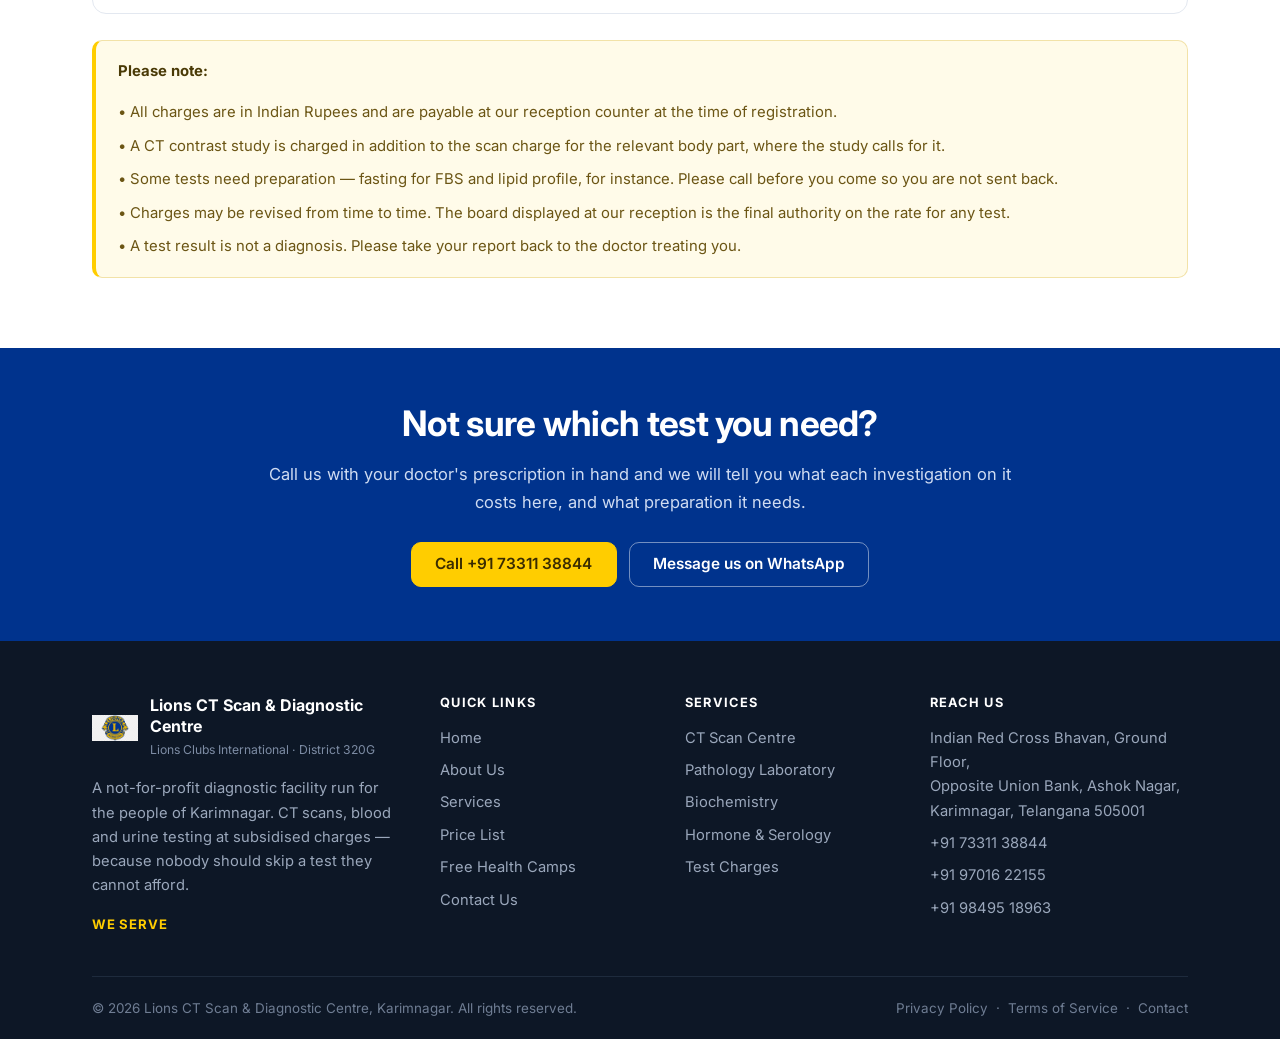
<file: pricing.html>
<!DOCTYPE html>
<html lang="en">
<head>
<meta charset="utf-8">
<meta name="viewport" content="width=device-width, initial-scale=1">
<title>Price List &mdash; CT Scan &amp; Lab Test Charges | Lions Diagnostic Centre, Karimnagar</title>
<meta name="description" content="Complete list of charges at the Lions CT Scan and Diagnostic Centre, Karimnagar. CT Brain Rs.800, CT Chest Rs.2000, CBP Rs.50, blood sugar Rs.10, thyroid profile Rs.150 and 64 more tests.">
<link rel="canonical" href="https://lions-diagnostics-karimnagar.vercel.app/pricing.html">
<meta name="robots" content="index, follow">

<meta property="og:type" content="website">
<meta property="og:site_name" content="Lions CT Scan &amp; Diagnostic Centre">
<meta property="og:title" content="Price List &mdash; CT Scan &amp; Lab Test Charges | Lions Diagnostic Centre, Karimnagar">
<meta property="og:description" content="Complete list of charges at the Lions CT Scan and Diagnostic Centre, Karimnagar. CT Brain Rs.800, CT Chest Rs.2000, CBP Rs.50, blood sugar Rs.10, thyroid profile Rs.150 and 64 more tests.">
<meta property="og:url" content="https://lions-diagnostics-karimnagar.vercel.app/pricing.html">
<meta property="og:image" content="https://lions-diagnostics-karimnagar.vercel.app/assets/img/reception-1.webp">
<meta property="og:locale" content="en_IN">
<meta name="twitter:card" content="summary_large_image">

<link rel="icon" type="image/png" href="assets/img/lions-logo.png">
<link rel="apple-touch-icon" href="assets/img/lions-logo.png">
<meta name="theme-color" content="#00338d">

<link rel="preconnect" href="https://fonts.googleapis.com">
<link rel="preconnect" href="https://fonts.gstatic.com" crossorigin>
<link href="https://fonts.googleapis.com/css2?family=Inter:wght@400;500;600;700;800&display=swap" rel="stylesheet">
<link rel="stylesheet" href="assets/css/style.css">

<script type="application/ld+json">
{
  "@context": "https://schema.org",
  "@type": "MedicalClinic",
  "@id": "https://lions-diagnostics-karimnagar.vercel.app/#organization",
  "name": "Lions CT Scan & Diagnostic Centre",
  "alternateName": "Lions Diagnostic Centre, Karimnagar",
  "url": "https://lions-diagnostics-karimnagar.vercel.app/",
  "logo": "https://lions-diagnostics-karimnagar.vercel.app/assets/img/lions-logo.png",
  "image": "https://lions-diagnostics-karimnagar.vercel.app/assets/img/reception-1.webp",
  "description": "A not-for-profit CT scan and pathology laboratory run under Lions Clubs International District 320G at the Indian Red Cross Bhavan, Karimnagar, offering diagnostic tests at subsidised charges.",
  "telephone": "+91-73311-38844",
  "priceRange": "INR 10 - INR 5000",
  "currenciesAccepted": "INR",
  "address": {
    "@type": "PostalAddress",
    "streetAddress": "Indian Red Cross Bhavan, Ground Floor, Opposite Union Bank",
    "addressLocality": "Ashok Nagar, Karimnagar",
    "addressRegion": "Telangana",
    "postalCode": "505001",
    "addressCountry": "IN"
  },
  "areaServed": { "@type": "City", "name": "Karimnagar" },
  "parentOrganization": {
    "@type": "Organization",
    "name": "Lions Clubs International District 320G"
  },
  "availableService": [
    { "@type": "MedicalTest", "name": "CT Scan (Computed Tomography)" },
    { "@type": "MedicalTest", "name": "Pathology - Blood and Urine Testing" },
    { "@type": "MedicalTest", "name": "Biochemistry Profiles" },
    { "@type": "MedicalTest", "name": "Hormone and Serology Testing" }
  ]
}
</script>
</head>
<body>

<div class="topbar">
  <div class="wrap">
    <div class="tb-tag">
      <svg width="13" height="13" viewBox="0 0 24 24" fill="none" stroke="#ffcd00" stroke-width="2.4" stroke-linecap="round" stroke-linejoin="round"><path d="M12 22s8-4 8-10V5l-8-3-8 3v7c0 6 8 10 8 10z"/></svg>
      A community service project of Lions Clubs International &mdash; District 320G
    </div>
    <div>Appointments &amp; enquiries: <a href="tel:+917331138844">+91 73311 38844</a></div>
  </div>
</div>

<header class="site-header">
  <div class="wrap">
    <div class="hdr">
      <a class="brand" href="index.html">
        <img src="assets/img/lions-logo.png" alt="Lions Clubs International emblem">
        <div>
          <b>Lions CT Scan &amp; Diagnostic Centre</b>
          <span>Karimnagar &middot; District 320G</span>
        </div>
      </a>
      <nav class="nav" id="nav" aria-label="Main navigation">
        <a href="index.html">Home</a>
        <a href="about.html">About Us</a>
        <a href="services.html">Services</a>
        <a href="pricing.html" class="on">Price List</a>
        <a href="camps.html">Free Camps</a>
        <a href="contact.html">Contact</a>
      </nav>
      <div class="hdr-cta">
        <a class="btn btn-blue" href="tel:+917331138844">
          <svg width="15" height="15" viewBox="0 0 24 24" fill="none" stroke="currentColor" stroke-width="2.3" stroke-linecap="round" stroke-linejoin="round"><path d="M22 16.9v3a2 2 0 0 1-2.2 2 19.8 19.8 0 0 1-8.6-3.1 19.5 19.5 0 0 1-6-6A19.8 19.8 0 0 1 2.1 4.2 2 2 0 0 1 4.1 2h3a2 2 0 0 1 2 1.7c.1 1 .4 1.9.7 2.8a2 2 0 0 1-.5 2.1L8.1 9.9a16 16 0 0 0 6 6l1.3-1.3a2 2 0 0 1 2.1-.4c.9.3 1.8.6 2.8.7a2 2 0 0 1 1.7 2z"/></svg>
          <span class="lbl">Call Now</span>
        </a>
        <button class="menu-btn" aria-label="Open menu" aria-expanded="false" aria-controls="nav">
          <span></span><span></span><span></span>
        </button>
      </div>
    </div>
  </div>
</header>

<div class="pagehead">
  <div class="wrap">
    <div class="crumb"><a href="index.html">Home</a> &rsaquo; Price List</div>
    <h1>Price List</h1>
    <p>Every charge at the Lions CT Scan &amp; Diagnostic Centre, Karimnagar &mdash; reproduced exactly as it appears on the board at our reception. All amounts are in Indian Rupees and apply to every patient alike.</p>
  </div>
</div>

<section>
  <div class="wrap">

    <div class="price-tools">
      <input type="search" id="priceSearch" placeholder="Search for a test &mdash; e.g. thyroid, CT brain, vitamin, dengue" aria-label="Search for a test">
      <div class="chips" role="group" aria-label="Filter by category">
        <button class="chip on" data-filter="all" aria-pressed="true">All</button>
        <button class="chip" data-filter="ct" aria-pressed="false">CT Scan</button>
        <button class="chip" data-filter="blood" aria-pressed="false">Blood &amp; Urine</button>
        <button class="chip" data-filter="biochem" aria-pressed="false">Biochemistry</button>
        <button class="chip" data-filter="other" aria-pressed="false">Other Tests</button>
      </div>
    </div>

    <div class="ptable" data-cat="ct">
      <div class="ptable-head">
        <h3>CT Scan Charges</h3>
        <span class="count">15 tests</span>
      </div>
      <table class="prices">
        <thead><tr><th scope="col">Investigation</th><th scope="col">Charge</th></tr></thead>
        <tbody>
          <tr data-name="ct brain head"><td>CT Brain</td><td class="amt">&#8377;800</td></tr>
          <tr data-name="ct pns paranasal sinuses sinus"><td>CT PNS<span class="sub">Paranasal sinuses</span></td><td class="amt">&#8377;800</td></tr>
          <tr data-name="ct facial bone 3d face"><td>CT Facial Bone 3D</td><td class="amt">&#8377;2,000</td></tr>
          <tr data-name="ct orbits eye"><td>CT Orbits</td><td class="amt">&#8377;2,000</td></tr>
          <tr data-name="ct mastoids ear"><td>CT Mastoids</td><td class="amt">&#8377;2,000</td></tr>
          <tr data-name="ct chest lung thorax"><td>CT Chest</td><td class="amt">&#8377;2,000</td></tr>
          <tr data-name="ct abdomen stomach"><td>CT Abdomen</td><td class="amt">&#8377;2,000</td></tr>
          <tr data-name="ct kub kidney ureter bladder"><td>CT KUB<span class="sub">Kidneys, ureters and bladder</span></td><td class="amt">&#8377;2,000</td></tr>
          <tr data-name="ct pelvis with 3d hip"><td>CT Pelvis with 3D</td><td class="amt">&#8377;2,000</td></tr>
          <tr data-name="ct spine back vertebra lumbar cervical"><td>CT Spine</td><td class="amt">&#8377;2,000</td></tr>
          <tr data-name="ct joint knee shoulder"><td>CT Joint</td><td class="amt">&#8377;2,000</td></tr>
          <tr data-name="ct angio angiography blood vessels"><td>CT Angiography</td><td class="amt">&#8377;5,000</td></tr>
          <tr data-name="ct urography urine kidney"><td>CT Urography</td><td class="amt">&#8377;5,000</td></tr>
          <tr data-name="ct contrast dye"><td>CT Contrast<span class="sub">Added to the scan charge when a contrast study is advised</span></td><td class="amt">&#8377;1,500</td></tr>
          <tr data-name="ct extra charges additional"><td>CT Extra Charges<span class="sub">Additional films, repeat or extended sequences</span></td><td class="amt">&#8377;1,000</td></tr>
        </tbody>
      </table>
    </div>

    <div class="ptable" data-cat="blood">
      <div class="ptable-head">
        <h3>Blood &amp; Urine Tests</h3>
        <span class="count">6 tests</span>
      </div>
      <table class="prices">
        <thead><tr><th scope="col">Investigation</th><th scope="col">Charge</th></tr></thead>
        <tbody>
          <tr data-name="cbp complete blood picture count cbc haemoglobin hemoglobin"><td>CBP<span class="sub">Complete blood picture</span></td><td class="amt">&#8377;50</td></tr>
          <tr data-name="urine test routine"><td>Urine Test</td><td class="amt">&#8377;20</td></tr>
          <tr data-name="urine for ketone keytone"><td>Urine for Ketone</td><td class="amt">&#8377;20</td></tr>
          <tr data-name="ct bt clotting time bleeding time"><td>CT, BT<span class="sub">Clotting time and bleeding time</span></td><td class="amt">&#8377;30</td></tr>
          <tr data-name="blood group typing abo rh"><td>Blood Group</td><td class="amt">&#8377;20</td></tr>
          <tr data-name="esr erythrocyte sedimentation rate"><td>ESR</td><td class="amt">&#8377;20</td></tr>
        </tbody>
      </table>
    </div>

    <div class="ptable" data-cat="biochem">
      <div class="ptable-head">
        <h3>Biochemistry</h3>
        <span class="count">18 tests</span>
      </div>
      <table class="prices">
        <thead><tr><th scope="col">Investigation</th><th scope="col">Charge</th></tr></thead>
        <tbody>
          <tr data-name="lft liver function test"><td>LFT<span class="sub">Liver function test</span></td><td class="amt">&#8377;200</td></tr>
          <tr data-name="lipid profile cholesterol triglycerides"><td>Lipid Profile</td><td class="amt">&#8377;300</td></tr>
          <tr data-name="serum electrolytes sodium potassium chloride"><td>Serum Electrolytes</td><td class="amt">&#8377;200</td></tr>
          <tr data-name="serum uric acid gout"><td>Serum Uric Acid</td><td class="amt">&#8377;30</td></tr>
          <tr data-name="troponin t cardiac heart attack"><td>Troponin &mdash; T</td><td class="amt">&#8377;400</td></tr>
          <tr data-name="troponin i cardiac heart attack"><td>Troponin &mdash; I</td><td class="amt">&#8377;400</td></tr>
          <tr data-name="serum calcium"><td>Serum Calcium</td><td class="amt">&#8377;30</td></tr>
          <tr data-name="hba1c glycated haemoglobin diabetes sugar three month"><td>HbA1c<span class="sub">Three-month average blood sugar</span></td><td class="amt">&#8377;200</td></tr>
          <tr data-name="rbs random blood sugar glucose diabetes"><td>RBS<span class="sub">Random blood sugar</span></td><td class="amt">&#8377;10</td></tr>
          <tr data-name="fbs fasting blood sugar glucose diabetes"><td>FBS<span class="sub">Fasting blood sugar</span></td><td class="amt">&#8377;10</td></tr>
          <tr data-name="plbs post lunch blood sugar glucose diabetes"><td>PLBS<span class="sub">Post-lunch blood sugar</span></td><td class="amt">&#8377;10</td></tr>
          <tr data-name="serum bilirubin jaundice"><td>Serum Bilirubin</td><td class="amt">&#8377;40</td></tr>
          <tr data-name="aptt activated partial thromboplastin time clotting"><td>APTT</td><td class="amt">&#8377;200</td></tr>
          <tr data-name="blood urea kidney renal"><td>Blood Urea</td><td class="amt">&#8377;30</td></tr>
          <tr data-name="serum creatinine kidney renal"><td>Serum Creatinine</td><td class="amt">&#8377;30</td></tr>
          <tr data-name="serum phosphorus phosphate"><td>Serum Phosphorus</td><td class="amt">&#8377;200</td></tr>
          <tr data-name="t3 t4 tsh thyroid profile"><td>T3, T4, TSH<span class="sub">Thyroid profile</span></td><td class="amt">&#8377;150</td></tr>
          <tr data-name="pt inr prothrombin time clotting"><td>PT INR<span class="sub">Prothrombin time</span></td><td class="amt">&#8377;200</td></tr>
        </tbody>
      </table>
    </div>

    <div class="ptable" data-cat="other">
      <div class="ptable-head">
        <h3>Other Tests</h3>
        <span class="count">30 tests</span>
      </div>
      <table class="prices">
        <thead><tr><th scope="col">Investigation</th><th scope="col">Charge</th></tr></thead>
        <tbody>
          <tr data-name="serum lipase pancreas"><td>Serum Lipase</td><td class="amt">&#8377;200</td></tr>
          <tr data-name="widal typhoid"><td>Widal<span class="sub">Typhoid</span></td><td class="amt">&#8377;20</td></tr>
          <tr data-name="ra factor rheumatoid arthritis"><td>RA Factor<span class="sub">Rheumatoid arthritis</span></td><td class="amt">&#8377;50</td></tr>
          <tr data-name="dengue fever ns1"><td>Dengue</td><td class="amt">&#8377;250</td></tr>
          <tr data-name="vdrl syphilis"><td>VDRL</td><td class="amt">&#8377;50</td></tr>
          <tr data-name="gravindex urine pregnancy test pt"><td>Gravindex<span class="sub">Urine pregnancy test</span></td><td class="amt">&#8377;30</td></tr>
          <tr data-name="hiv aids"><td>HIV</td><td class="amt">&#8377;100</td></tr>
          <tr data-name="hcv hepatitis c"><td>HCV<span class="sub">Hepatitis C</span></td><td class="amt">&#8377;150</td></tr>
          <tr data-name="hbsag hbs ag hepatitis b"><td>HBsAg<span class="sub">Hepatitis B</span></td><td class="amt">&#8377;50</td></tr>
          <tr data-name="mp malaria parasite fever"><td>MP<span class="sub">Malaria parasite</span></td><td class="amt">&#8377;50</td></tr>
          <tr data-name="crp c reactive protein inflammation infection"><td>CRP<span class="sub">C-reactive protein</span></td><td class="amt">&#8377;150</td></tr>
          <tr data-name="aso anti streptolysin o"><td>ASO</td><td class="amt">&#8377;60</td></tr>
          <tr data-name="d dimer ddimer clot"><td>D-Dimer</td><td class="amt">&#8377;400</td></tr>
          <tr data-name="aec absolute eosinophil count allergy"><td>AEC<span class="sub">Absolute eosinophil count</span></td><td class="amt">&#8377;200</td></tr>
          <tr data-name="vitamin d3 d vitd"><td>Vitamin D3</td><td class="amt">&#8377;600</td></tr>
          <tr data-name="vitamin b12 b 12"><td>Vitamin B12</td><td class="amt">&#8377;400</td></tr>
          <tr data-name="fsh follicle stimulating hormone fertility"><td>FSH</td><td class="amt">&#8377;200</td></tr>
          <tr data-name="lh luteinizing hormone fertility"><td>LH</td><td class="amt">&#8377;200</td></tr>
          <tr data-name="prolactin prolactine hormone"><td>Prolactin</td><td class="amt">&#8377;200</td></tr>
          <tr data-name="testosterone hormone"><td>Testosterone</td><td class="amt">&#8377;300</td></tr>
          <tr data-name="amh anti mullerian hormone fertility ovarian"><td>AMH<span class="sub">Anti-Mullerian hormone</span></td><td class="amt">&#8377;850</td></tr>
          <tr data-name="serum amylase pancreas"><td>Serum Amylase</td><td class="amt">&#8377;200</td></tr>
          <tr data-name="iron profile ferritin anaemia anemia"><td>Iron Profile</td><td class="amt">&#8377;850</td></tr>
          <tr data-name="urine culture infection uti sensitivity"><td>Urine Culture</td><td class="amt">&#8377;300</td></tr>
          <tr data-name="ana profile antinuclear antibody autoimmune"><td>ANA Profile<span class="sub">Antinuclear antibody</span></td><td class="amt">&#8377;1,800</td></tr>
          <tr data-name="anti ccp rheumatoid arthritis"><td>Anti CCP</td><td class="amt">&#8377;900</td></tr>
          <tr data-name="free thyroid ft3 ft4"><td>Free Thyroid</td><td class="amt">&#8377;400</td></tr>
          <tr data-name="psa prostate specific antigen"><td>PSA<span class="sub">Prostate specific antigen</span></td><td class="amt">&#8377;550</td></tr>
          <tr data-name="ige immunoglobulin e allergy"><td>IgE</td><td class="amt">&#8377;550</td></tr>
          <tr data-name="hla b27 hlab27 spondylitis"><td>HLA B27</td><td class="amt">&#8377;850</td></tr>
        </tbody>
      </table>
    </div>

    <div class="noresult" id="noResult" style="display:none">
      No test matched your search. Please call us on <a href="tel:+917331138844">+91 73311 38844</a> &mdash; we may still be able to help.
    </div>

    <div class="notice">
      <p><strong>Please note:</strong></p>
      <p style="margin-bottom:.6em">&bull; All charges are in Indian Rupees and are payable at our reception counter at the time of registration.</p>
      <p style="margin-bottom:.6em">&bull; A CT contrast study is charged in addition to the scan charge for the relevant body part, where the study calls for it.</p>
      <p style="margin-bottom:.6em">&bull; Some tests need preparation &mdash; fasting for FBS and lipid profile, for instance. Please call before you come so you are not sent back.</p>
      <p style="margin-bottom:.6em">&bull; Charges may be revised from time to time. The board displayed at our reception is the final authority on the rate for any test.</p>
      <p>&bull; A test result is not a diagnosis. Please take your report back to the doctor treating you.</p>
    </div>

  </div>
</section>

<div class="band">
  <div class="wrap">
    <h2>Not sure which test you need?</h2>
    <p>Call us with your doctor's prescription in hand and we will tell you what each investigation on it costs here, and what preparation it needs.</p>
    <div class="band-btns">
      <a class="btn btn-gold" href="tel:+917331138844">Call +91 73311 38844</a>
      <a class="btn btn-ghost" href="https://wa.me/917331138844" target="_blank" rel="noopener">Message us on WhatsApp</a>
    </div>
  </div>
</div>
<footer class="site-footer">
  <div class="wrap">
    <div class="foot-grid">
      <div>
        <div class="foot-brand">
          <img src="assets/img/lions-logo.png" alt="Lions Clubs International emblem">
          <div>
            <b>Lions CT Scan &amp; Diagnostic Centre</b>
            <span>Lions Clubs International &middot; District 320G</span>
          </div>
        </div>
        <p>A not-for-profit diagnostic facility run for the people of Karimnagar. CT scans, blood and urine testing at subsidised charges &mdash; because nobody should skip a test they cannot afford.</p>
        <p style="color:#ffcd00;font-weight:700;letter-spacing:.06em;font-size:.82rem;margin-bottom:0">WE SERVE</p>
      </div>
      <div>
        <h4>Quick Links</h4>
        <ul>
          <li><a href="index.html">Home</a></li>
          <li><a href="about.html">About Us</a></li>
          <li><a href="services.html">Services</a></li>
          <li><a href="pricing.html">Price List</a></li>
          <li><a href="camps.html">Free Health Camps</a></li>
          <li><a href="contact.html">Contact Us</a></li>
        </ul>
      </div>
      <div>
        <h4>Services</h4>
        <ul>
          <li><a href="services.html#ct">CT Scan Centre</a></li>
          <li><a href="services.html#lab">Pathology Laboratory</a></li>
          <li><a href="services.html#biochem">Biochemistry</a></li>
          <li><a href="services.html#hormone">Hormone &amp; Serology</a></li>
          <li><a href="pricing.html">Test Charges</a></li>
        </ul>
      </div>
      <div>
        <h4>Reach Us</h4>
        <ul>
          <li>Indian Red Cross Bhavan, Ground Floor,<br>Opposite Union Bank, Ashok Nagar,<br>Karimnagar, Telangana 505001</li>
          <li><a href="tel:+917331138844">+91 73311 38844</a></li>
          <li><a href="tel:+919701622155">+91 97016 22155</a></li>
          <li><a href="tel:+919849518963">+91 98495 18963</a></li>
        </ul>
      </div>
    </div>
    <div class="foot-bottom">
      <div>&copy; 2026 Lions CT Scan &amp; Diagnostic Centre, Karimnagar. All rights reserved.</div>
      <div>
        <a href="privacy.html">Privacy Policy</a> &nbsp;&middot;&nbsp;
        <a href="terms.html">Terms of Service</a> &nbsp;&middot;&nbsp;
        <a href="contact.html">Contact</a>
      </div>
    </div>
  </div>
</footer>

<a class="wa-float" href="https://wa.me/917331138844" target="_blank" rel="noopener" aria-label="Chat with us on WhatsApp">
  <svg viewBox="0 0 24 24"><path d="M17.5 14.4c-.3-.2-1.7-.9-2-1-.3-.1-.5-.1-.7.1-.2.3-.7 1-.9 1.2-.2.2-.3.2-.6.1-.3-.2-1.3-.5-2.4-1.5-.9-.8-1.5-1.8-1.7-2.1-.2-.3 0-.5.1-.6l.5-.5.3-.5v-.5c0-.2-.7-1.6-.9-2.2-.2-.6-.5-.5-.7-.5h-.6c-.2 0-.5.1-.8.4-.3.3-1 1-1 2.5s1.1 2.9 1.2 3.1c.2.2 2.1 3.2 5.1 4.5.7.3 1.3.5 1.7.6.7.2 1.4.2 1.9.1.6-.1 1.7-.7 2-1.4.2-.7.2-1.3.2-1.4-.1-.2-.3-.2-.6-.4M12 2a10 10 0 0 0-8.6 15L2 22l5.2-1.4A10 10 0 1 0 12 2m0 1.7a8.3 8.3 0 0 1 6.6 13.3 8.3 8.3 0 0 1-11 2.2l-.4-.2-3 .8.8-3-.2-.4A8.3 8.3 0 0 1 12 3.7"/></svg>
</a>

<script src="assets/js/main.js"></script>
</body>
</html>
</file>
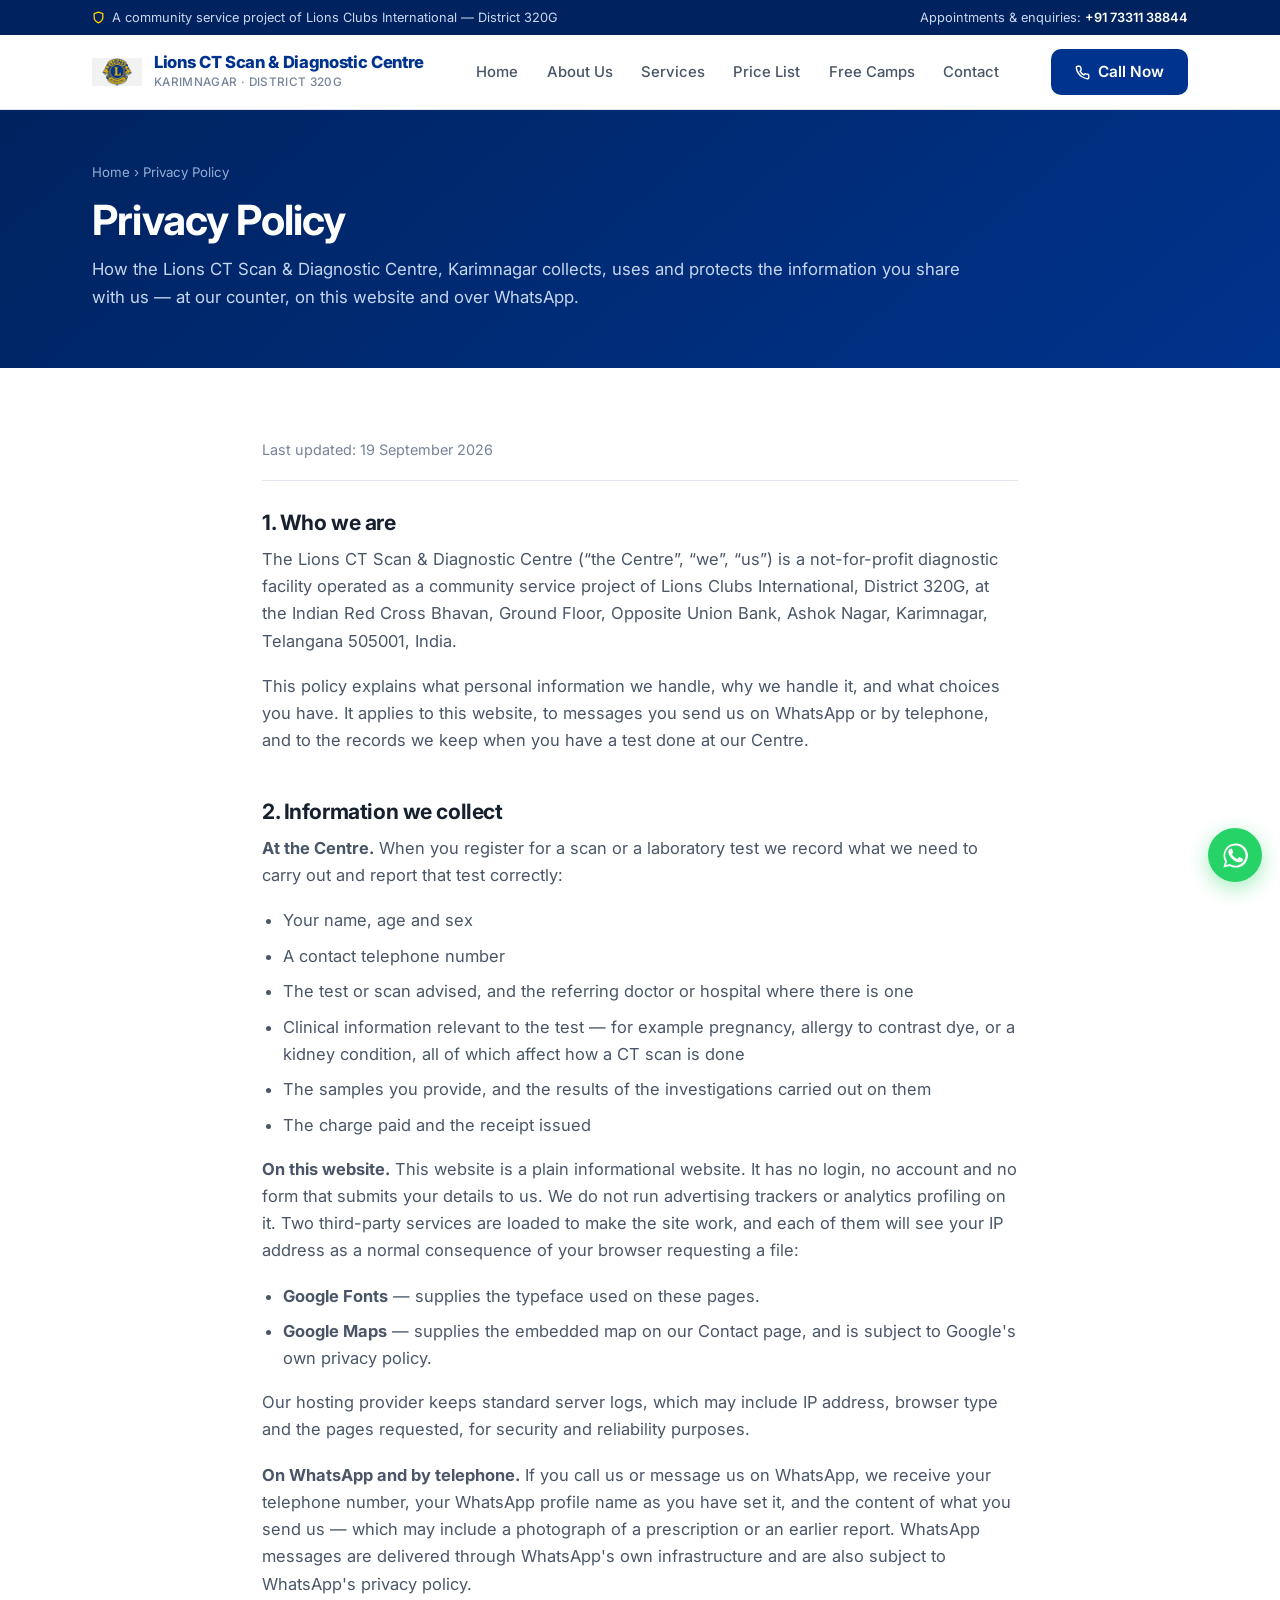
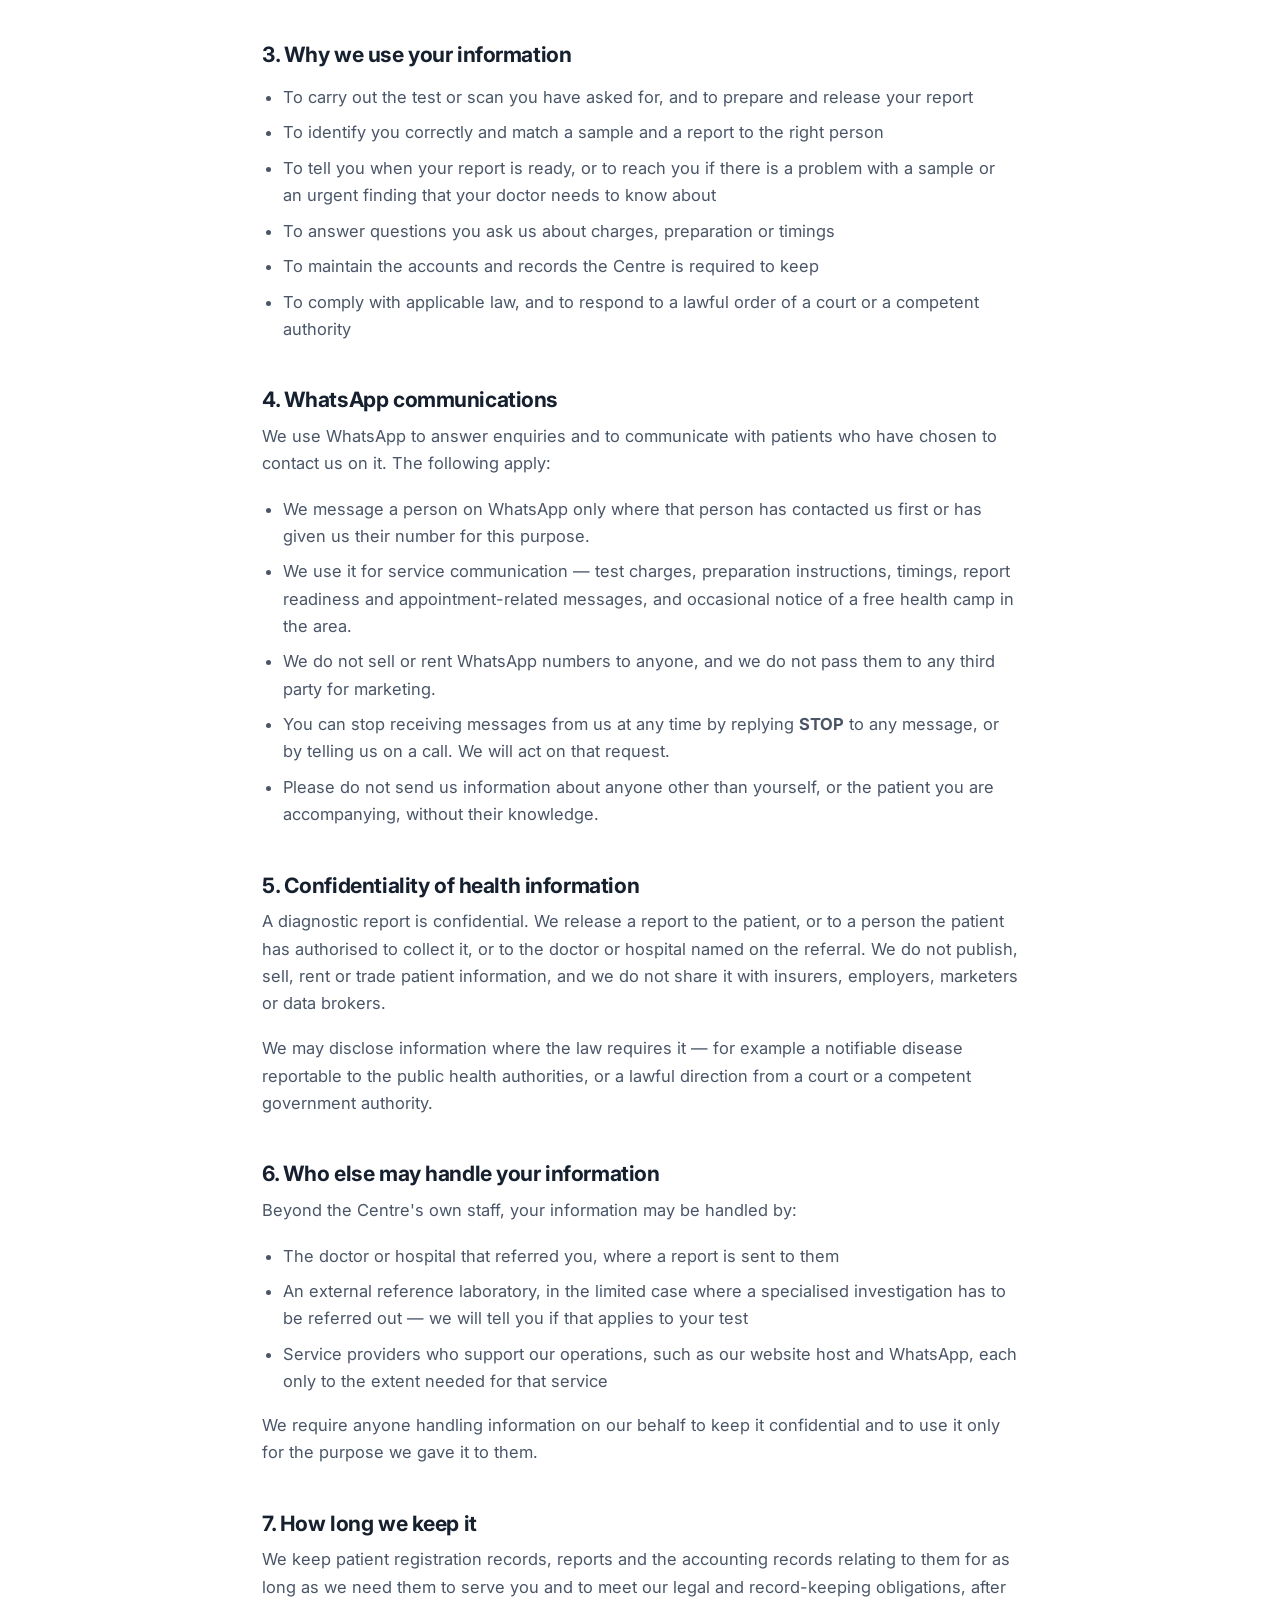
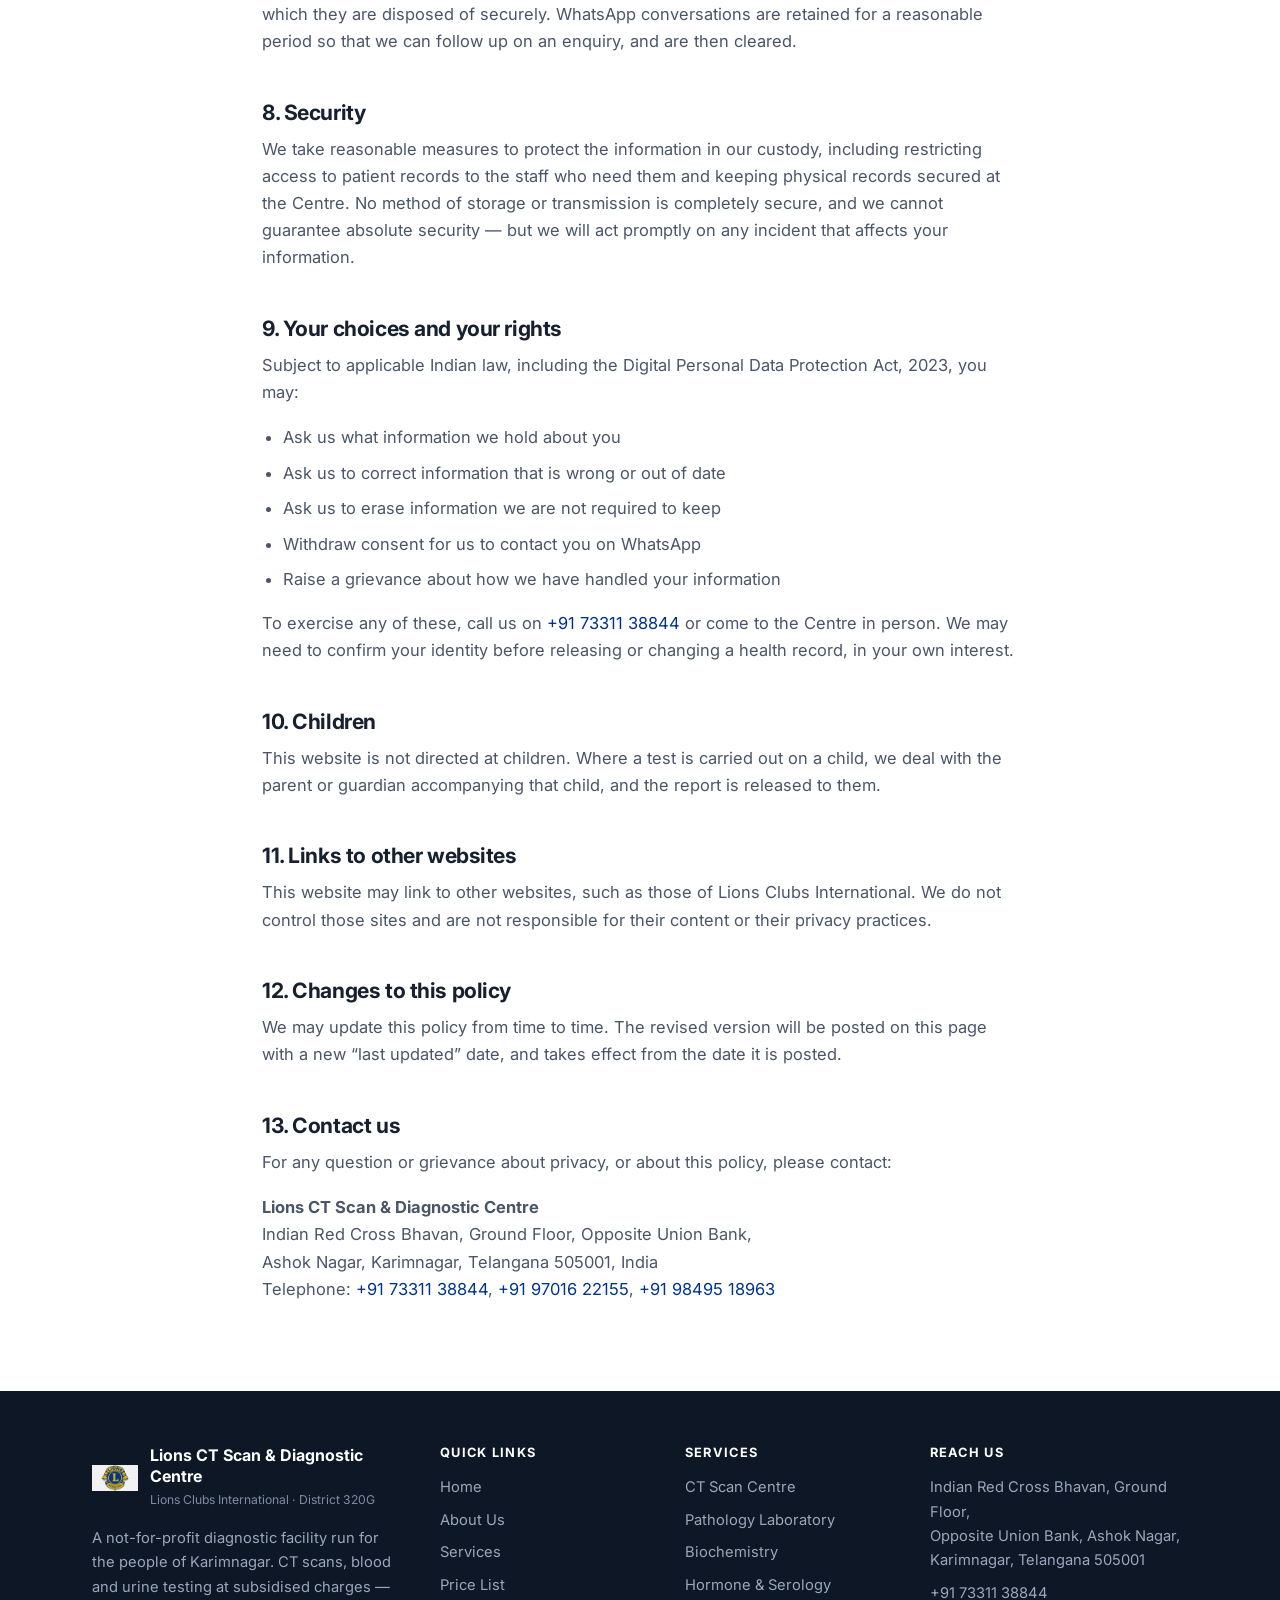
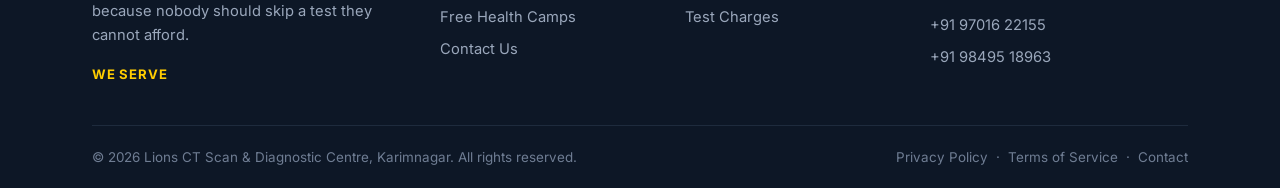
<file: privacy.html>
<!DOCTYPE html>
<html lang="en">
<head>
<meta charset="utf-8">
<meta name="viewport" content="width=device-width, initial-scale=1">
<title>Privacy Policy | Lions CT Scan &amp; Diagnostic Centre, Karimnagar</title>
<meta name="description" content="How the Lions CT Scan and Diagnostic Centre, Karimnagar collects, uses and protects patient information, including messages received on WhatsApp.">
<link rel="canonical" href="https://lions-diagnostics-karimnagar.vercel.app/privacy.html">
<meta name="robots" content="index, follow">

<meta property="og:type" content="website">
<meta property="og:site_name" content="Lions CT Scan &amp; Diagnostic Centre">
<meta property="og:title" content="Privacy Policy | Lions CT Scan &amp; Diagnostic Centre, Karimnagar">
<meta property="og:description" content="How the Lions CT Scan and Diagnostic Centre, Karimnagar collects, uses and protects patient information, including messages received on WhatsApp.">
<meta property="og:url" content="https://lions-diagnostics-karimnagar.vercel.app/privacy.html">
<meta property="og:image" content="https://lions-diagnostics-karimnagar.vercel.app/assets/img/reception-1.webp">
<meta property="og:locale" content="en_IN">
<meta name="twitter:card" content="summary_large_image">

<link rel="icon" type="image/png" href="assets/img/lions-logo.png">
<link rel="apple-touch-icon" href="assets/img/lions-logo.png">
<meta name="theme-color" content="#00338d">

<link rel="preconnect" href="https://fonts.googleapis.com">
<link rel="preconnect" href="https://fonts.gstatic.com" crossorigin>
<link href="https://fonts.googleapis.com/css2?family=Inter:wght@400;500;600;700;800&display=swap" rel="stylesheet">
<link rel="stylesheet" href="assets/css/style.css">

<script type="application/ld+json">
{
  "@context": "https://schema.org",
  "@type": "MedicalClinic",
  "@id": "https://lions-diagnostics-karimnagar.vercel.app/#organization",
  "name": "Lions CT Scan & Diagnostic Centre",
  "alternateName": "Lions Diagnostic Centre, Karimnagar",
  "url": "https://lions-diagnostics-karimnagar.vercel.app/",
  "logo": "https://lions-diagnostics-karimnagar.vercel.app/assets/img/lions-logo.png",
  "image": "https://lions-diagnostics-karimnagar.vercel.app/assets/img/reception-1.webp",
  "description": "A not-for-profit CT scan and pathology laboratory run under Lions Clubs International District 320G at the Indian Red Cross Bhavan, Karimnagar, offering diagnostic tests at subsidised charges.",
  "telephone": "+91-73311-38844",
  "priceRange": "INR 10 - INR 5000",
  "currenciesAccepted": "INR",
  "address": {
    "@type": "PostalAddress",
    "streetAddress": "Indian Red Cross Bhavan, Ground Floor, Opposite Union Bank",
    "addressLocality": "Ashok Nagar, Karimnagar",
    "addressRegion": "Telangana",
    "postalCode": "505001",
    "addressCountry": "IN"
  },
  "areaServed": { "@type": "City", "name": "Karimnagar" },
  "parentOrganization": {
    "@type": "Organization",
    "name": "Lions Clubs International District 320G"
  },
  "availableService": [
    { "@type": "MedicalTest", "name": "CT Scan (Computed Tomography)" },
    { "@type": "MedicalTest", "name": "Pathology - Blood and Urine Testing" },
    { "@type": "MedicalTest", "name": "Biochemistry Profiles" },
    { "@type": "MedicalTest", "name": "Hormone and Serology Testing" }
  ]
}
</script>
</head>
<body>

<div class="topbar">
  <div class="wrap">
    <div class="tb-tag">
      <svg width="13" height="13" viewBox="0 0 24 24" fill="none" stroke="#ffcd00" stroke-width="2.4" stroke-linecap="round" stroke-linejoin="round"><path d="M12 22s8-4 8-10V5l-8-3-8 3v7c0 6 8 10 8 10z"/></svg>
      A community service project of Lions Clubs International &mdash; District 320G
    </div>
    <div>Appointments &amp; enquiries: <a href="tel:+917331138844">+91 73311 38844</a></div>
  </div>
</div>

<header class="site-header">
  <div class="wrap">
    <div class="hdr">
      <a class="brand" href="index.html">
        <img src="assets/img/lions-logo.png" alt="Lions Clubs International emblem">
        <div>
          <b>Lions CT Scan &amp; Diagnostic Centre</b>
          <span>Karimnagar &middot; District 320G</span>
        </div>
      </a>
      <nav class="nav" id="nav" aria-label="Main navigation">
        <a href="index.html">Home</a>
        <a href="about.html">About Us</a>
        <a href="services.html">Services</a>
        <a href="pricing.html">Price List</a>
        <a href="camps.html">Free Camps</a>
        <a href="contact.html">Contact</a>
      </nav>
      <div class="hdr-cta">
        <a class="btn btn-blue" href="tel:+917331138844">
          <svg width="15" height="15" viewBox="0 0 24 24" fill="none" stroke="currentColor" stroke-width="2.3" stroke-linecap="round" stroke-linejoin="round"><path d="M22 16.9v3a2 2 0 0 1-2.2 2 19.8 19.8 0 0 1-8.6-3.1 19.5 19.5 0 0 1-6-6A19.8 19.8 0 0 1 2.1 4.2 2 2 0 0 1 4.1 2h3a2 2 0 0 1 2 1.7c.1 1 .4 1.9.7 2.8a2 2 0 0 1-.5 2.1L8.1 9.9a16 16 0 0 0 6 6l1.3-1.3a2 2 0 0 1 2.1-.4c.9.3 1.8.6 2.8.7a2 2 0 0 1 1.7 2z"/></svg>
          <span class="lbl">Call Now</span>
        </a>
        <button class="menu-btn" aria-label="Open menu" aria-expanded="false" aria-controls="nav">
          <span></span><span></span><span></span>
        </button>
      </div>
    </div>
  </div>
</header>

<div class="pagehead">
  <div class="wrap">
    <div class="crumb"><a href="index.html">Home</a> &rsaquo; Privacy Policy</div>
    <h1>Privacy Policy</h1>
    <p>How the Lions CT Scan &amp; Diagnostic Centre, Karimnagar collects, uses and protects the information you share with us &mdash; at our counter, on this website and over WhatsApp.</p>
  </div>
</div>

<section>
  <div class="wrap narrow legal">
    <p class="updated">Last updated: 19 September 2026</p>

    <h2>1. Who we are</h2>
    <p>
      The Lions CT Scan &amp; Diagnostic Centre (&ldquo;the Centre&rdquo;, &ldquo;we&rdquo;,
      &ldquo;us&rdquo;) is a not-for-profit diagnostic facility operated as a community service
      project of Lions Clubs International, District 320G, at the Indian Red Cross Bhavan, Ground
      Floor, Opposite Union Bank, Ashok Nagar, Karimnagar, Telangana 505001, India.
    </p>
    <p>
      This policy explains what personal information we handle, why we handle it, and what choices
      you have. It applies to this website, to messages you send us on WhatsApp or by telephone, and
      to the records we keep when you have a test done at our Centre.
    </p>

    <h2>2. Information we collect</h2>
    <p><strong>At the Centre.</strong> When you register for a scan or a laboratory test we record what we need to carry out and report that test correctly:</p>
    <ul>
      <li>Your name, age and sex</li>
      <li>A contact telephone number</li>
      <li>The test or scan advised, and the referring doctor or hospital where there is one</li>
      <li>Clinical information relevant to the test &mdash; for example pregnancy, allergy to contrast dye, or a kidney condition, all of which affect how a CT scan is done</li>
      <li>The samples you provide, and the results of the investigations carried out on them</li>
      <li>The charge paid and the receipt issued</li>
    </ul>

    <p><strong>On this website.</strong> This website is a plain informational website. It has no login, no account and no form that submits your details to us. We do not run advertising trackers or analytics profiling on it. Two third-party services are loaded to make the site work, and each of them will see your IP address as a normal consequence of your browser requesting a file:</p>
    <ul>
      <li><strong>Google Fonts</strong> &mdash; supplies the typeface used on these pages.</li>
      <li><strong>Google Maps</strong> &mdash; supplies the embedded map on our Contact page, and is subject to Google's own privacy policy.</li>
    </ul>
    <p>Our hosting provider keeps standard server logs, which may include IP address, browser type and the pages requested, for security and reliability purposes.</p>

    <p><strong>On WhatsApp and by telephone.</strong> If you call us or message us on WhatsApp, we receive your telephone number, your WhatsApp profile name as you have set it, and the content of what you send us &mdash; which may include a photograph of a prescription or an earlier report. WhatsApp messages are delivered through WhatsApp's own infrastructure and are also subject to WhatsApp's privacy policy.</p>

    <h2>3. Why we use your information</h2>
    <ul>
      <li>To carry out the test or scan you have asked for, and to prepare and release your report</li>
      <li>To identify you correctly and match a sample and a report to the right person</li>
      <li>To tell you when your report is ready, or to reach you if there is a problem with a sample or an urgent finding that your doctor needs to know about</li>
      <li>To answer questions you ask us about charges, preparation or timings</li>
      <li>To maintain the accounts and records the Centre is required to keep</li>
      <li>To comply with applicable law, and to respond to a lawful order of a court or a competent authority</li>
    </ul>

    <h2>4. WhatsApp communications</h2>
    <p>
      We use WhatsApp to answer enquiries and to communicate with patients who have chosen to
      contact us on it. The following apply:
    </p>
    <ul>
      <li>We message a person on WhatsApp only where that person has contacted us first or has given us their number for this purpose.</li>
      <li>We use it for service communication &mdash; test charges, preparation instructions, timings, report readiness and appointment-related messages, and occasional notice of a free health camp in the area.</li>
      <li>We do not sell or rent WhatsApp numbers to anyone, and we do not pass them to any third party for marketing.</li>
      <li>You can stop receiving messages from us at any time by replying <strong>STOP</strong> to any message, or by telling us on a call. We will act on that request.</li>
      <li>Please do not send us information about anyone other than yourself, or the patient you are accompanying, without their knowledge.</li>
    </ul>

    <h2>5. Confidentiality of health information</h2>
    <p>
      A diagnostic report is confidential. We release a report to the patient, or to a person the
      patient has authorised to collect it, or to the doctor or hospital named on the referral.
      We do not publish, sell, rent or trade patient information, and we do not share it with
      insurers, employers, marketers or data brokers.
    </p>
    <p>
      We may disclose information where the law requires it &mdash; for example a notifiable disease
      reportable to the public health authorities, or a lawful direction from a court or a competent
      government authority.
    </p>

    <h2>6. Who else may handle your information</h2>
    <p>Beyond the Centre's own staff, your information may be handled by:</p>
    <ul>
      <li>The doctor or hospital that referred you, where a report is sent to them</li>
      <li>An external reference laboratory, in the limited case where a specialised investigation has to be referred out &mdash; we will tell you if that applies to your test</li>
      <li>Service providers who support our operations, such as our website host and WhatsApp, each only to the extent needed for that service</li>
    </ul>
    <p>We require anyone handling information on our behalf to keep it confidential and to use it only for the purpose we gave it to them.</p>

    <h2>7. How long we keep it</h2>
    <p>
      We keep patient registration records, reports and the accounting records relating to them for
      as long as we need them to serve you and to meet our legal and record-keeping obligations,
      after which they are disposed of securely. WhatsApp conversations are retained for a
      reasonable period so that we can follow up on an enquiry, and are then cleared.
    </p>

    <h2>8. Security</h2>
    <p>
      We take reasonable measures to protect the information in our custody, including restricting
      access to patient records to the staff who need them and keeping physical records secured at
      the Centre. No method of storage or transmission is completely secure, and we cannot guarantee
      absolute security &mdash; but we will act promptly on any incident that affects your
      information.
    </p>

    <h2>9. Your choices and your rights</h2>
    <p>Subject to applicable Indian law, including the Digital Personal Data Protection Act, 2023, you may:</p>
    <ul>
      <li>Ask us what information we hold about you</li>
      <li>Ask us to correct information that is wrong or out of date</li>
      <li>Ask us to erase information we are not required to keep</li>
      <li>Withdraw consent for us to contact you on WhatsApp</li>
      <li>Raise a grievance about how we have handled your information</li>
    </ul>
    <p>
      To exercise any of these, call us on <a href="tel:+917331138844">+91 73311 38844</a> or come
      to the Centre in person. We may need to confirm your identity before releasing or changing a
      health record, in your own interest.
    </p>

    <h2>10. Children</h2>
    <p>
      This website is not directed at children. Where a test is carried out on a child, we deal with
      the parent or guardian accompanying that child, and the report is released to them.
    </p>

    <h2>11. Links to other websites</h2>
    <p>
      This website may link to other websites, such as those of Lions Clubs International. We do not
      control those sites and are not responsible for their content or their privacy practices.
    </p>

    <h2>12. Changes to this policy</h2>
    <p>
      We may update this policy from time to time. The revised version will be posted on this page
      with a new &ldquo;last updated&rdquo; date, and takes effect from the date it is posted.
    </p>

    <h2>13. Contact us</h2>
    <p>
      For any question or grievance about privacy, or about this policy, please contact:
    </p>
    <p>
      <strong>Lions CT Scan &amp; Diagnostic Centre</strong><br>
      Indian Red Cross Bhavan, Ground Floor, Opposite Union Bank,<br>
      Ashok Nagar, Karimnagar, Telangana 505001, India<br>
      Telephone: <a href="tel:+917331138844">+91 73311 38844</a>,
      <a href="tel:+919701622155">+91 97016 22155</a>,
      <a href="tel:+919849518963">+91 98495 18963</a>
      <!-- TODO: add the trust's email address here once it is created. -->
    </p>
  </div>
</section>
<footer class="site-footer">
  <div class="wrap">
    <div class="foot-grid">
      <div>
        <div class="foot-brand">
          <img src="assets/img/lions-logo.png" alt="Lions Clubs International emblem">
          <div>
            <b>Lions CT Scan &amp; Diagnostic Centre</b>
            <span>Lions Clubs International &middot; District 320G</span>
          </div>
        </div>
        <p>A not-for-profit diagnostic facility run for the people of Karimnagar. CT scans, blood and urine testing at subsidised charges &mdash; because nobody should skip a test they cannot afford.</p>
        <p style="color:#ffcd00;font-weight:700;letter-spacing:.06em;font-size:.82rem;margin-bottom:0">WE SERVE</p>
      </div>
      <div>
        <h4>Quick Links</h4>
        <ul>
          <li><a href="index.html">Home</a></li>
          <li><a href="about.html">About Us</a></li>
          <li><a href="services.html">Services</a></li>
          <li><a href="pricing.html">Price List</a></li>
          <li><a href="camps.html">Free Health Camps</a></li>
          <li><a href="contact.html">Contact Us</a></li>
        </ul>
      </div>
      <div>
        <h4>Services</h4>
        <ul>
          <li><a href="services.html#ct">CT Scan Centre</a></li>
          <li><a href="services.html#lab">Pathology Laboratory</a></li>
          <li><a href="services.html#biochem">Biochemistry</a></li>
          <li><a href="services.html#hormone">Hormone &amp; Serology</a></li>
          <li><a href="pricing.html">Test Charges</a></li>
        </ul>
      </div>
      <div>
        <h4>Reach Us</h4>
        <ul>
          <li>Indian Red Cross Bhavan, Ground Floor,<br>Opposite Union Bank, Ashok Nagar,<br>Karimnagar, Telangana 505001</li>
          <li><a href="tel:+917331138844">+91 73311 38844</a></li>
          <li><a href="tel:+919701622155">+91 97016 22155</a></li>
          <li><a href="tel:+919849518963">+91 98495 18963</a></li>
        </ul>
      </div>
    </div>
    <div class="foot-bottom">
      <div>&copy; 2026 Lions CT Scan &amp; Diagnostic Centre, Karimnagar. All rights reserved.</div>
      <div>
        <a href="privacy.html">Privacy Policy</a> &nbsp;&middot;&nbsp;
        <a href="terms.html">Terms of Service</a> &nbsp;&middot;&nbsp;
        <a href="contact.html">Contact</a>
      </div>
    </div>
  </div>
</footer>

<a class="wa-float" href="https://wa.me/917331138844" target="_blank" rel="noopener" aria-label="Chat with us on WhatsApp">
  <svg viewBox="0 0 24 24"><path d="M17.5 14.4c-.3-.2-1.7-.9-2-1-.3-.1-.5-.1-.7.1-.2.3-.7 1-.9 1.2-.2.2-.3.2-.6.1-.3-.2-1.3-.5-2.4-1.5-.9-.8-1.5-1.8-1.7-2.1-.2-.3 0-.5.1-.6l.5-.5.3-.5v-.5c0-.2-.7-1.6-.9-2.2-.2-.6-.5-.5-.7-.5h-.6c-.2 0-.5.1-.8.4-.3.3-1 1-1 2.5s1.1 2.9 1.2 3.1c.2.2 2.1 3.2 5.1 4.5.7.3 1.3.5 1.7.6.7.2 1.4.2 1.9.1.6-.1 1.7-.7 2-1.4.2-.7.2-1.3.2-1.4-.1-.2-.3-.2-.6-.4M12 2a10 10 0 0 0-8.6 15L2 22l5.2-1.4A10 10 0 1 0 12 2m0 1.7a8.3 8.3 0 0 1 6.6 13.3 8.3 8.3 0 0 1-11 2.2l-.4-.2-3 .8.8-3-.2-.4A8.3 8.3 0 0 1 12 3.7"/></svg>
</a>

<script src="assets/js/main.js"></script>
</body>
</html>
</file>
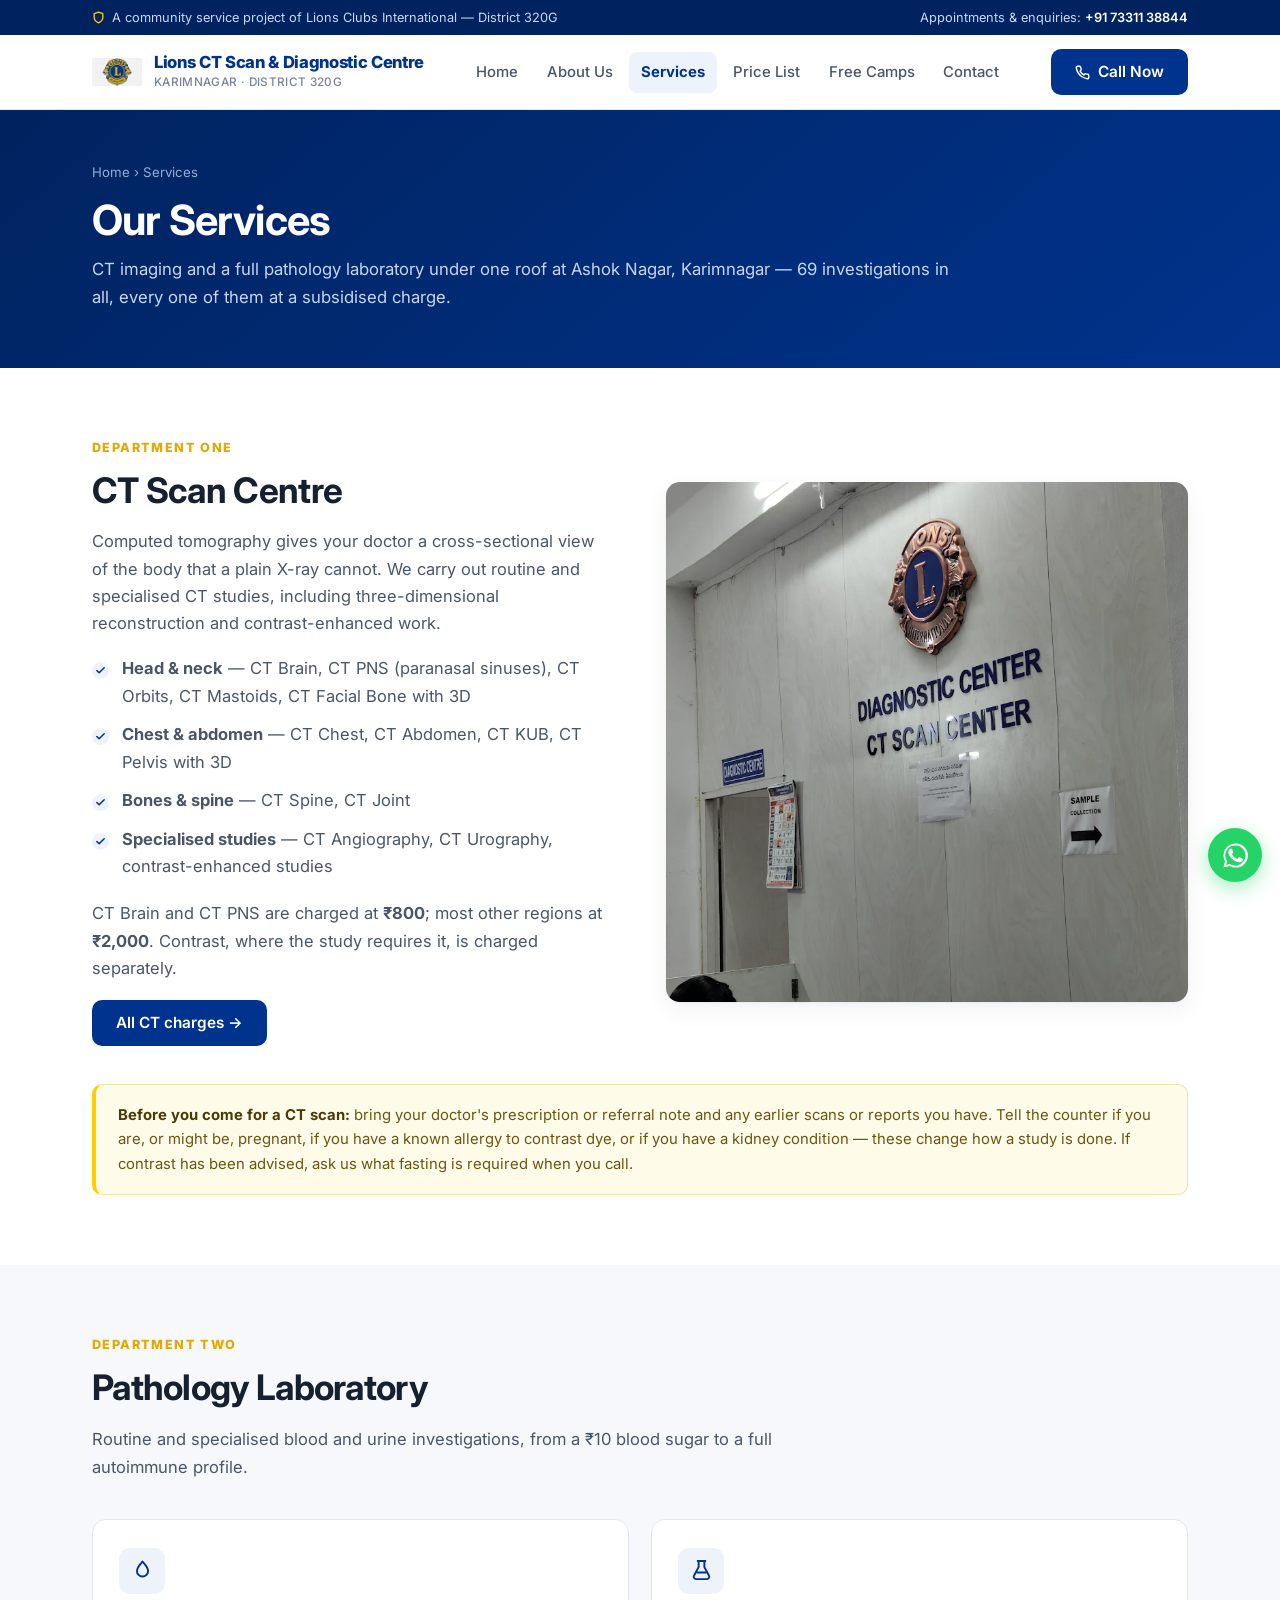
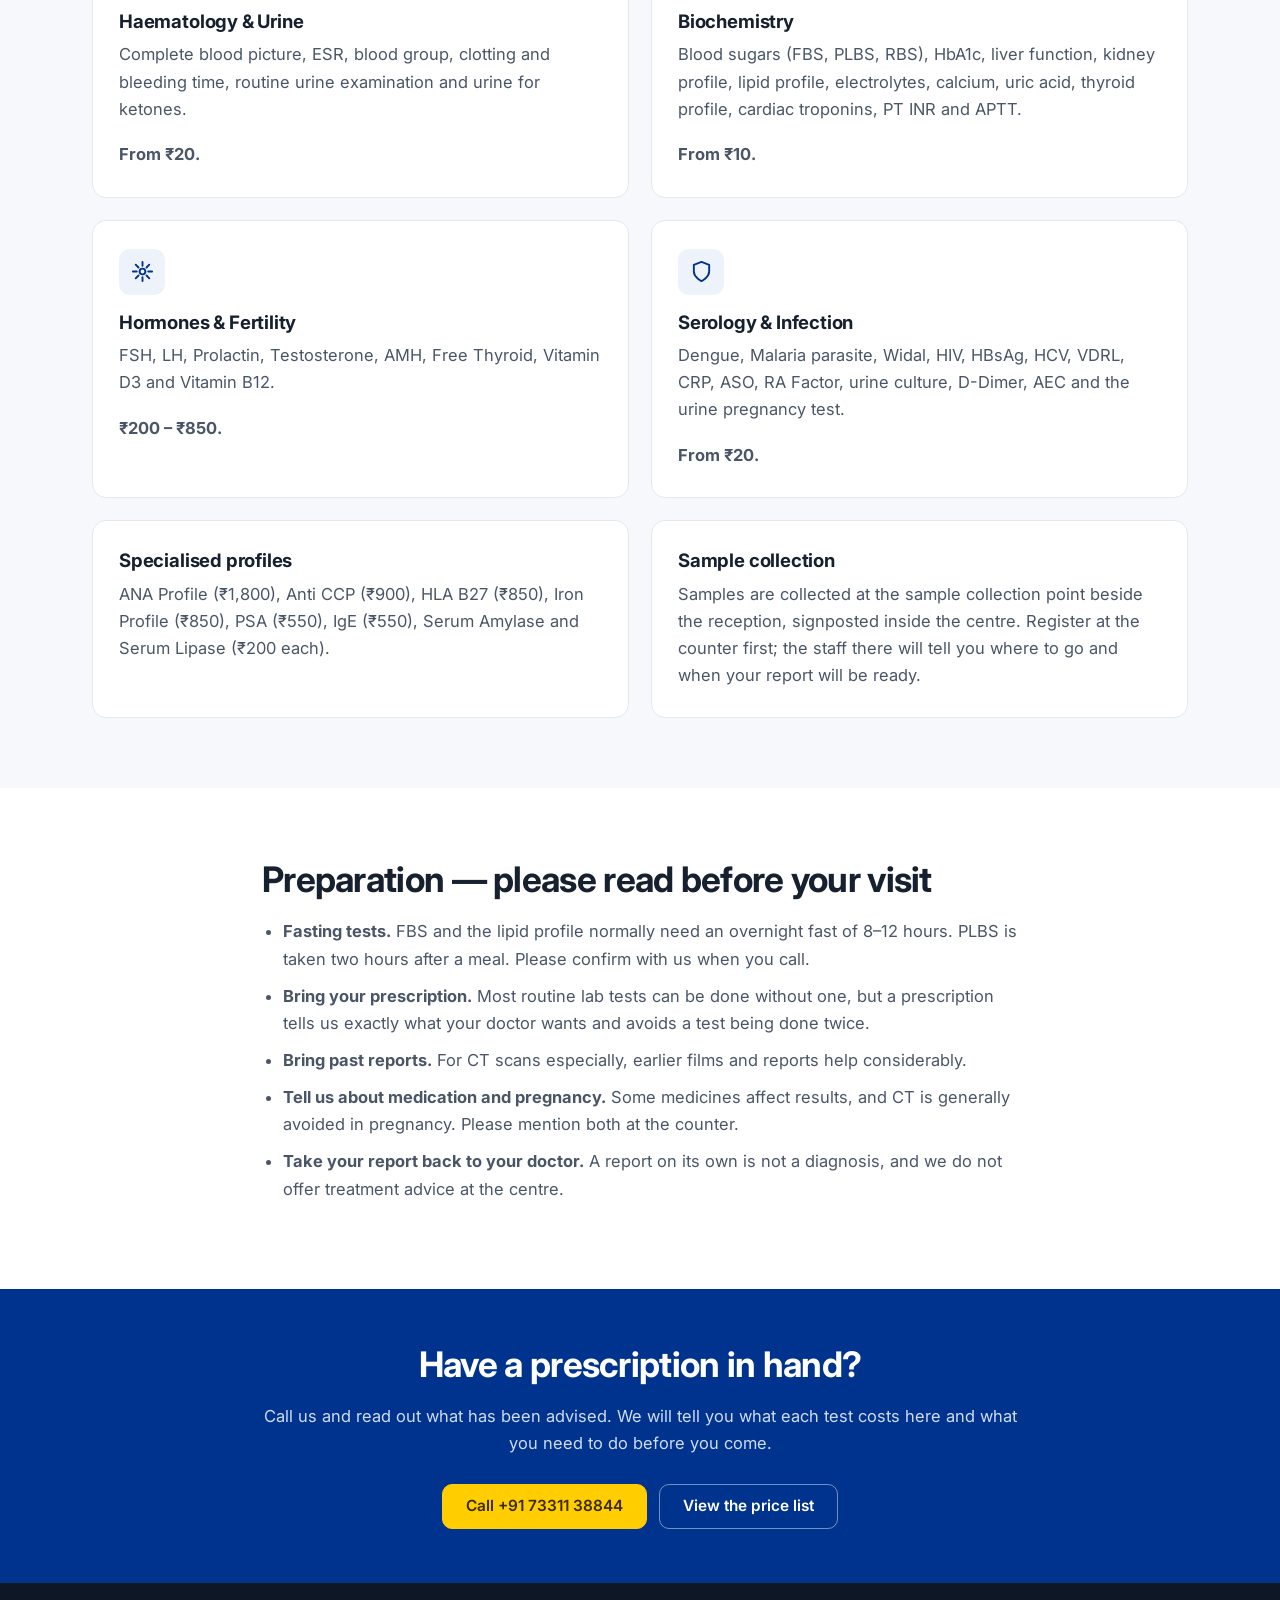
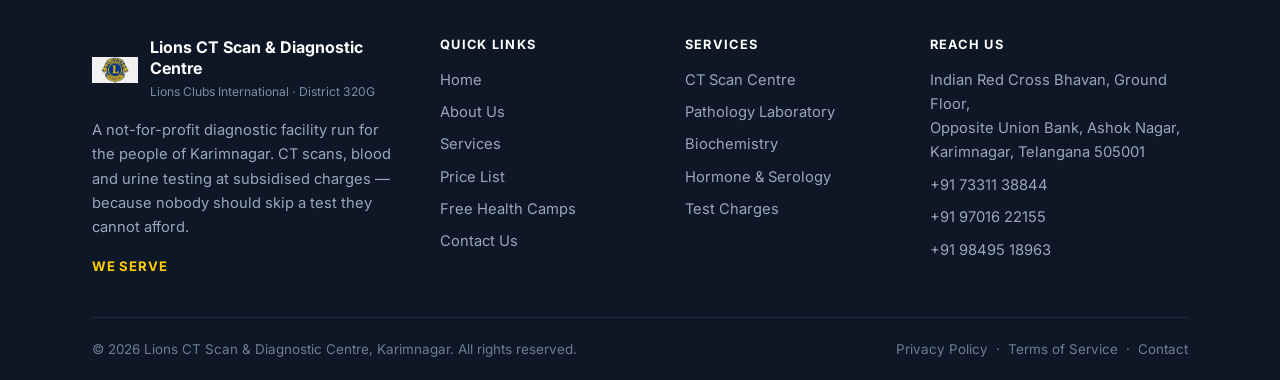
<file: services.html>
<!DOCTYPE html>
<html lang="en">
<head>
<meta charset="utf-8">
<meta name="viewport" content="width=device-width, initial-scale=1">
<title>Services &mdash; CT Scan &amp; Pathology Laboratory | Lions Diagnostic Centre, Karimnagar</title>
<meta name="description" content="CT scans including 3D, contrast, angiography and urography, plus a full pathology laboratory covering haematology, biochemistry, hormones and serology at subsidised charges in Karimnagar.">
<link rel="canonical" href="https://lions-diagnostics-karimnagar.vercel.app/services.html">
<meta name="robots" content="index, follow">

<meta property="og:type" content="website">
<meta property="og:site_name" content="Lions CT Scan &amp; Diagnostic Centre">
<meta property="og:title" content="Services &mdash; CT Scan &amp; Pathology Laboratory | Lions Diagnostic Centre, Karimnagar">
<meta property="og:description" content="CT scans including 3D, contrast, angiography and urography, plus a full pathology laboratory covering haematology, biochemistry, hormones and serology at subsidised charges in Karimnagar.">
<meta property="og:url" content="https://lions-diagnostics-karimnagar.vercel.app/services.html">
<meta property="og:image" content="https://lions-diagnostics-karimnagar.vercel.app/assets/img/reception-1.webp">
<meta property="og:locale" content="en_IN">
<meta name="twitter:card" content="summary_large_image">

<link rel="icon" type="image/png" href="assets/img/lions-logo.png">
<link rel="apple-touch-icon" href="assets/img/lions-logo.png">
<meta name="theme-color" content="#00338d">

<link rel="preconnect" href="https://fonts.googleapis.com">
<link rel="preconnect" href="https://fonts.gstatic.com" crossorigin>
<link href="https://fonts.googleapis.com/css2?family=Inter:wght@400;500;600;700;800&display=swap" rel="stylesheet">
<link rel="stylesheet" href="assets/css/style.css">

<script type="application/ld+json">
{
  "@context": "https://schema.org",
  "@type": "MedicalClinic",
  "@id": "https://lions-diagnostics-karimnagar.vercel.app/#organization",
  "name": "Lions CT Scan & Diagnostic Centre",
  "alternateName": "Lions Diagnostic Centre, Karimnagar",
  "url": "https://lions-diagnostics-karimnagar.vercel.app/",
  "logo": "https://lions-diagnostics-karimnagar.vercel.app/assets/img/lions-logo.png",
  "image": "https://lions-diagnostics-karimnagar.vercel.app/assets/img/reception-1.webp",
  "description": "A not-for-profit CT scan and pathology laboratory run under Lions Clubs International District 320G at the Indian Red Cross Bhavan, Karimnagar, offering diagnostic tests at subsidised charges.",
  "telephone": "+91-73311-38844",
  "priceRange": "INR 10 - INR 5000",
  "currenciesAccepted": "INR",
  "address": {
    "@type": "PostalAddress",
    "streetAddress": "Indian Red Cross Bhavan, Ground Floor, Opposite Union Bank",
    "addressLocality": "Ashok Nagar, Karimnagar",
    "addressRegion": "Telangana",
    "postalCode": "505001",
    "addressCountry": "IN"
  },
  "areaServed": { "@type": "City", "name": "Karimnagar" },
  "parentOrganization": {
    "@type": "Organization",
    "name": "Lions Clubs International District 320G"
  },
  "availableService": [
    { "@type": "MedicalTest", "name": "CT Scan (Computed Tomography)" },
    { "@type": "MedicalTest", "name": "Pathology - Blood and Urine Testing" },
    { "@type": "MedicalTest", "name": "Biochemistry Profiles" },
    { "@type": "MedicalTest", "name": "Hormone and Serology Testing" }
  ]
}
</script>
</head>
<body>

<div class="topbar">
  <div class="wrap">
    <div class="tb-tag">
      <svg width="13" height="13" viewBox="0 0 24 24" fill="none" stroke="#ffcd00" stroke-width="2.4" stroke-linecap="round" stroke-linejoin="round"><path d="M12 22s8-4 8-10V5l-8-3-8 3v7c0 6 8 10 8 10z"/></svg>
      A community service project of Lions Clubs International &mdash; District 320G
    </div>
    <div>Appointments &amp; enquiries: <a href="tel:+917331138844">+91 73311 38844</a></div>
  </div>
</div>

<header class="site-header">
  <div class="wrap">
    <div class="hdr">
      <a class="brand" href="index.html">
        <img src="assets/img/lions-logo.png" alt="Lions Clubs International emblem">
        <div>
          <b>Lions CT Scan &amp; Diagnostic Centre</b>
          <span>Karimnagar &middot; District 320G</span>
        </div>
      </a>
      <nav class="nav" id="nav" aria-label="Main navigation">
        <a href="index.html">Home</a>
        <a href="about.html">About Us</a>
        <a href="services.html" class="on">Services</a>
        <a href="pricing.html">Price List</a>
        <a href="camps.html">Free Camps</a>
        <a href="contact.html">Contact</a>
      </nav>
      <div class="hdr-cta">
        <a class="btn btn-blue" href="tel:+917331138844">
          <svg width="15" height="15" viewBox="0 0 24 24" fill="none" stroke="currentColor" stroke-width="2.3" stroke-linecap="round" stroke-linejoin="round"><path d="M22 16.9v3a2 2 0 0 1-2.2 2 19.8 19.8 0 0 1-8.6-3.1 19.5 19.5 0 0 1-6-6A19.8 19.8 0 0 1 2.1 4.2 2 2 0 0 1 4.1 2h3a2 2 0 0 1 2 1.7c.1 1 .4 1.9.7 2.8a2 2 0 0 1-.5 2.1L8.1 9.9a16 16 0 0 0 6 6l1.3-1.3a2 2 0 0 1 2.1-.4c.9.3 1.8.6 2.8.7a2 2 0 0 1 1.7 2z"/></svg>
          <span class="lbl">Call Now</span>
        </a>
        <button class="menu-btn" aria-label="Open menu" aria-expanded="false" aria-controls="nav">
          <span></span><span></span><span></span>
        </button>
      </div>
    </div>
  </div>
</header>

<div class="pagehead">
  <div class="wrap">
    <div class="crumb"><a href="index.html">Home</a> &rsaquo; Services</div>
    <h1>Our Services</h1>
    <p>CT imaging and a full pathology laboratory under one roof at Ashok Nagar, Karimnagar &mdash; 69 investigations in all, every one of them at a subsidised charge.</p>
  </div>
</div>

<section id="ct">
  <div class="wrap">
    <div class="split">
      <div>
        <span class="kicker">Department one</span>
        <h2>CT Scan Centre</h2>
        <p>
          Computed tomography gives your doctor a cross-sectional view of the body that a plain
          X-ray cannot. We carry out routine and specialised CT studies, including three-dimensional
          reconstruction and contrast-enhanced work.
        </p>
        <ul>
          <li><strong>Head &amp; neck</strong> &mdash; CT Brain, CT PNS (paranasal sinuses), CT Orbits, CT Mastoids, CT Facial Bone with 3D</li>
          <li><strong>Chest &amp; abdomen</strong> &mdash; CT Chest, CT Abdomen, CT KUB, CT Pelvis with 3D</li>
          <li><strong>Bones &amp; spine</strong> &mdash; CT Spine, CT Joint</li>
          <li><strong>Specialised studies</strong> &mdash; CT Angiography, CT Urography, contrast-enhanced studies</li>
        </ul>
        <p>
          CT Brain and CT PNS are charged at <strong>&#8377;800</strong>; most other regions at
          <strong>&#8377;2,000</strong>. Contrast, where the study requires it, is charged separately.
        </p>
        <a class="btn btn-blue" href="pricing.html">All CT charges &rarr;</a>
      </div>
      <div>
        <img src="assets/img/reception-2.webp" alt="CT Scan Centre signage at the Lions Diagnostic Centre, Karimnagar" loading="lazy" width="765" height="1020">
      </div>
    </div>

    <div class="notice" style="margin-top:38px">
      <p><strong>Before you come for a CT scan:</strong> bring your doctor's prescription or
      referral note and any earlier scans or reports you have. Tell the counter if you are, or might
      be, pregnant, if you have a known allergy to contrast dye, or if you have a kidney condition
      &mdash; these change how a study is done. If contrast has been advised, ask us what fasting is
      required when you call.</p>
    </div>
  </div>
</section>

<section class="sec-alt" id="lab">
  <div class="wrap">
    <div class="sec-head">
      <span class="kicker">Department two</span>
      <h2>Pathology Laboratory</h2>
      <p>Routine and specialised blood and urine investigations, from a &#8377;10 blood sugar to a full autoimmune profile.</p>
    </div>

    <div class="cards two">
      <div class="card">
        <div class="ico"><svg viewBox="0 0 24 24" fill="none" stroke="currentColor" stroke-width="2" stroke-linecap="round" stroke-linejoin="round"><path d="M12 2.7s5.8 6 5.8 9.8A5.8 5.8 0 0 1 6.2 12.5C6.2 8.7 12 2.7 12 2.7z"/></svg></div>
        <h3>Haematology &amp; Urine</h3>
        <p>Complete blood picture, ESR, blood group, clotting and bleeding time, routine urine examination and urine for ketones.</p>
        <p><strong>From &#8377;20.</strong></p>
      </div>
      <div class="card" id="biochem">
        <div class="ico"><svg viewBox="0 0 24 24" fill="none" stroke="currentColor" stroke-width="2" stroke-linecap="round" stroke-linejoin="round"><path d="M9 2v6.5L4.4 17A2.5 2.5 0 0 0 6.6 21h10.8a2.5 2.5 0 0 0 2.2-4L15 8.5V2"/><path d="M8 2h8M7.5 14h9"/></svg></div>
        <h3>Biochemistry</h3>
        <p>Blood sugars (FBS, PLBS, RBS), HbA1c, liver function, kidney profile, lipid profile, electrolytes, calcium, uric acid, thyroid profile, cardiac troponins, PT INR and APTT.</p>
        <p><strong>From &#8377;10.</strong></p>
      </div>
      <div class="card" id="hormone">
        <div class="ico"><svg viewBox="0 0 24 24" fill="none" stroke="currentColor" stroke-width="2" stroke-linecap="round" stroke-linejoin="round"><circle cx="12" cy="12" r="3"/><path d="M12 2v4M12 18v4M4.9 4.9l2.9 2.9M16.2 16.2l2.9 2.9M2 12h4M18 12h4M4.9 19.1l2.9-2.9M16.2 7.8l2.9-2.9"/></svg></div>
        <h3>Hormones &amp; Fertility</h3>
        <p>FSH, LH, Prolactin, Testosterone, AMH, Free Thyroid, Vitamin D3 and Vitamin B12.</p>
        <p><strong>&#8377;200 &ndash; &#8377;850.</strong></p>
      </div>
      <div class="card">
        <div class="ico"><svg viewBox="0 0 24 24" fill="none" stroke="currentColor" stroke-width="2" stroke-linecap="round" stroke-linejoin="round"><path d="M12 22s8-4 8-10V5l-8-3-8 3v7c0 6 8 10 8 10z"/></svg></div>
        <h3>Serology &amp; Infection</h3>
        <p>Dengue, Malaria parasite, Widal, HIV, HBsAg, HCV, VDRL, CRP, ASO, RA Factor, urine culture, D-Dimer, AEC and the urine pregnancy test.</p>
        <p><strong>From &#8377;20.</strong></p>
      </div>
    </div>

    <div class="cards two" style="margin-top:22px">
      <div class="card">
        <h3>Specialised profiles</h3>
        <p>ANA Profile (&#8377;1,800), Anti CCP (&#8377;900), HLA B27 (&#8377;850), Iron Profile (&#8377;850), PSA (&#8377;550), IgE (&#8377;550), Serum Amylase and Serum Lipase (&#8377;200 each).</p>
      </div>
      <div class="card">
        <h3>Sample collection</h3>
        <p>Samples are collected at the sample collection point beside the reception, signposted inside the centre. Register at the counter first; the staff there will tell you where to go and when your report will be ready.</p>
      </div>
    </div>
  </div>
</section>

<section>
  <div class="wrap narrow">
    <h2>Preparation &mdash; please read before your visit</h2>
    <ul style="padding-left:1.25em">
      <li style="margin-bottom:.6em"><strong>Fasting tests.</strong> FBS and the lipid profile normally need an overnight fast of 8&ndash;12 hours. PLBS is taken two hours after a meal. Please confirm with us when you call.</li>
      <li style="margin-bottom:.6em"><strong>Bring your prescription.</strong> Most routine lab tests can be done without one, but a prescription tells us exactly what your doctor wants and avoids a test being done twice.</li>
      <li style="margin-bottom:.6em"><strong>Bring past reports.</strong> For CT scans especially, earlier films and reports help considerably.</li>
      <li style="margin-bottom:.6em"><strong>Tell us about medication and pregnancy.</strong> Some medicines affect results, and CT is generally avoided in pregnancy. Please mention both at the counter.</li>
      <li><strong>Take your report back to your doctor.</strong> A report on its own is not a diagnosis, and we do not offer treatment advice at the centre.</li>
    </ul>
  </div>
</section>

<div class="band">
  <div class="wrap">
    <h2>Have a prescription in hand?</h2>
    <p>Call us and read out what has been advised. We will tell you what each test costs here and what you need to do before you come.</p>
    <div class="band-btns">
      <a class="btn btn-gold" href="tel:+917331138844">Call +91 73311 38844</a>
      <a class="btn btn-ghost" href="pricing.html">View the price list</a>
    </div>
  </div>
</div>
<footer class="site-footer">
  <div class="wrap">
    <div class="foot-grid">
      <div>
        <div class="foot-brand">
          <img src="assets/img/lions-logo.png" alt="Lions Clubs International emblem">
          <div>
            <b>Lions CT Scan &amp; Diagnostic Centre</b>
            <span>Lions Clubs International &middot; District 320G</span>
          </div>
        </div>
        <p>A not-for-profit diagnostic facility run for the people of Karimnagar. CT scans, blood and urine testing at subsidised charges &mdash; because nobody should skip a test they cannot afford.</p>
        <p style="color:#ffcd00;font-weight:700;letter-spacing:.06em;font-size:.82rem;margin-bottom:0">WE SERVE</p>
      </div>
      <div>
        <h4>Quick Links</h4>
        <ul>
          <li><a href="index.html">Home</a></li>
          <li><a href="about.html">About Us</a></li>
          <li><a href="services.html">Services</a></li>
          <li><a href="pricing.html">Price List</a></li>
          <li><a href="camps.html">Free Health Camps</a></li>
          <li><a href="contact.html">Contact Us</a></li>
        </ul>
      </div>
      <div>
        <h4>Services</h4>
        <ul>
          <li><a href="services.html#ct">CT Scan Centre</a></li>
          <li><a href="services.html#lab">Pathology Laboratory</a></li>
          <li><a href="services.html#biochem">Biochemistry</a></li>
          <li><a href="services.html#hormone">Hormone &amp; Serology</a></li>
          <li><a href="pricing.html">Test Charges</a></li>
        </ul>
      </div>
      <div>
        <h4>Reach Us</h4>
        <ul>
          <li>Indian Red Cross Bhavan, Ground Floor,<br>Opposite Union Bank, Ashok Nagar,<br>Karimnagar, Telangana 505001</li>
          <li><a href="tel:+917331138844">+91 73311 38844</a></li>
          <li><a href="tel:+919701622155">+91 97016 22155</a></li>
          <li><a href="tel:+919849518963">+91 98495 18963</a></li>
        </ul>
      </div>
    </div>
    <div class="foot-bottom">
      <div>&copy; 2026 Lions CT Scan &amp; Diagnostic Centre, Karimnagar. All rights reserved.</div>
      <div>
        <a href="privacy.html">Privacy Policy</a> &nbsp;&middot;&nbsp;
        <a href="terms.html">Terms of Service</a> &nbsp;&middot;&nbsp;
        <a href="contact.html">Contact</a>
      </div>
    </div>
  </div>
</footer>

<a class="wa-float" href="https://wa.me/917331138844" target="_blank" rel="noopener" aria-label="Chat with us on WhatsApp">
  <svg viewBox="0 0 24 24"><path d="M17.5 14.4c-.3-.2-1.7-.9-2-1-.3-.1-.5-.1-.7.1-.2.3-.7 1-.9 1.2-.2.2-.3.2-.6.1-.3-.2-1.3-.5-2.4-1.5-.9-.8-1.5-1.8-1.7-2.1-.2-.3 0-.5.1-.6l.5-.5.3-.5v-.5c0-.2-.7-1.6-.9-2.2-.2-.6-.5-.5-.7-.5h-.6c-.2 0-.5.1-.8.4-.3.3-1 1-1 2.5s1.1 2.9 1.2 3.1c.2.2 2.1 3.2 5.1 4.5.7.3 1.3.5 1.7.6.7.2 1.4.2 1.9.1.6-.1 1.7-.7 2-1.4.2-.7.2-1.3.2-1.4-.1-.2-.3-.2-.6-.4M12 2a10 10 0 0 0-8.6 15L2 22l5.2-1.4A10 10 0 1 0 12 2m0 1.7a8.3 8.3 0 0 1 6.6 13.3 8.3 8.3 0 0 1-11 2.2l-.4-.2-3 .8.8-3-.2-.4A8.3 8.3 0 0 1 12 3.7"/></svg>
</a>

<script src="assets/js/main.js"></script>
</body>
</html>
</file>
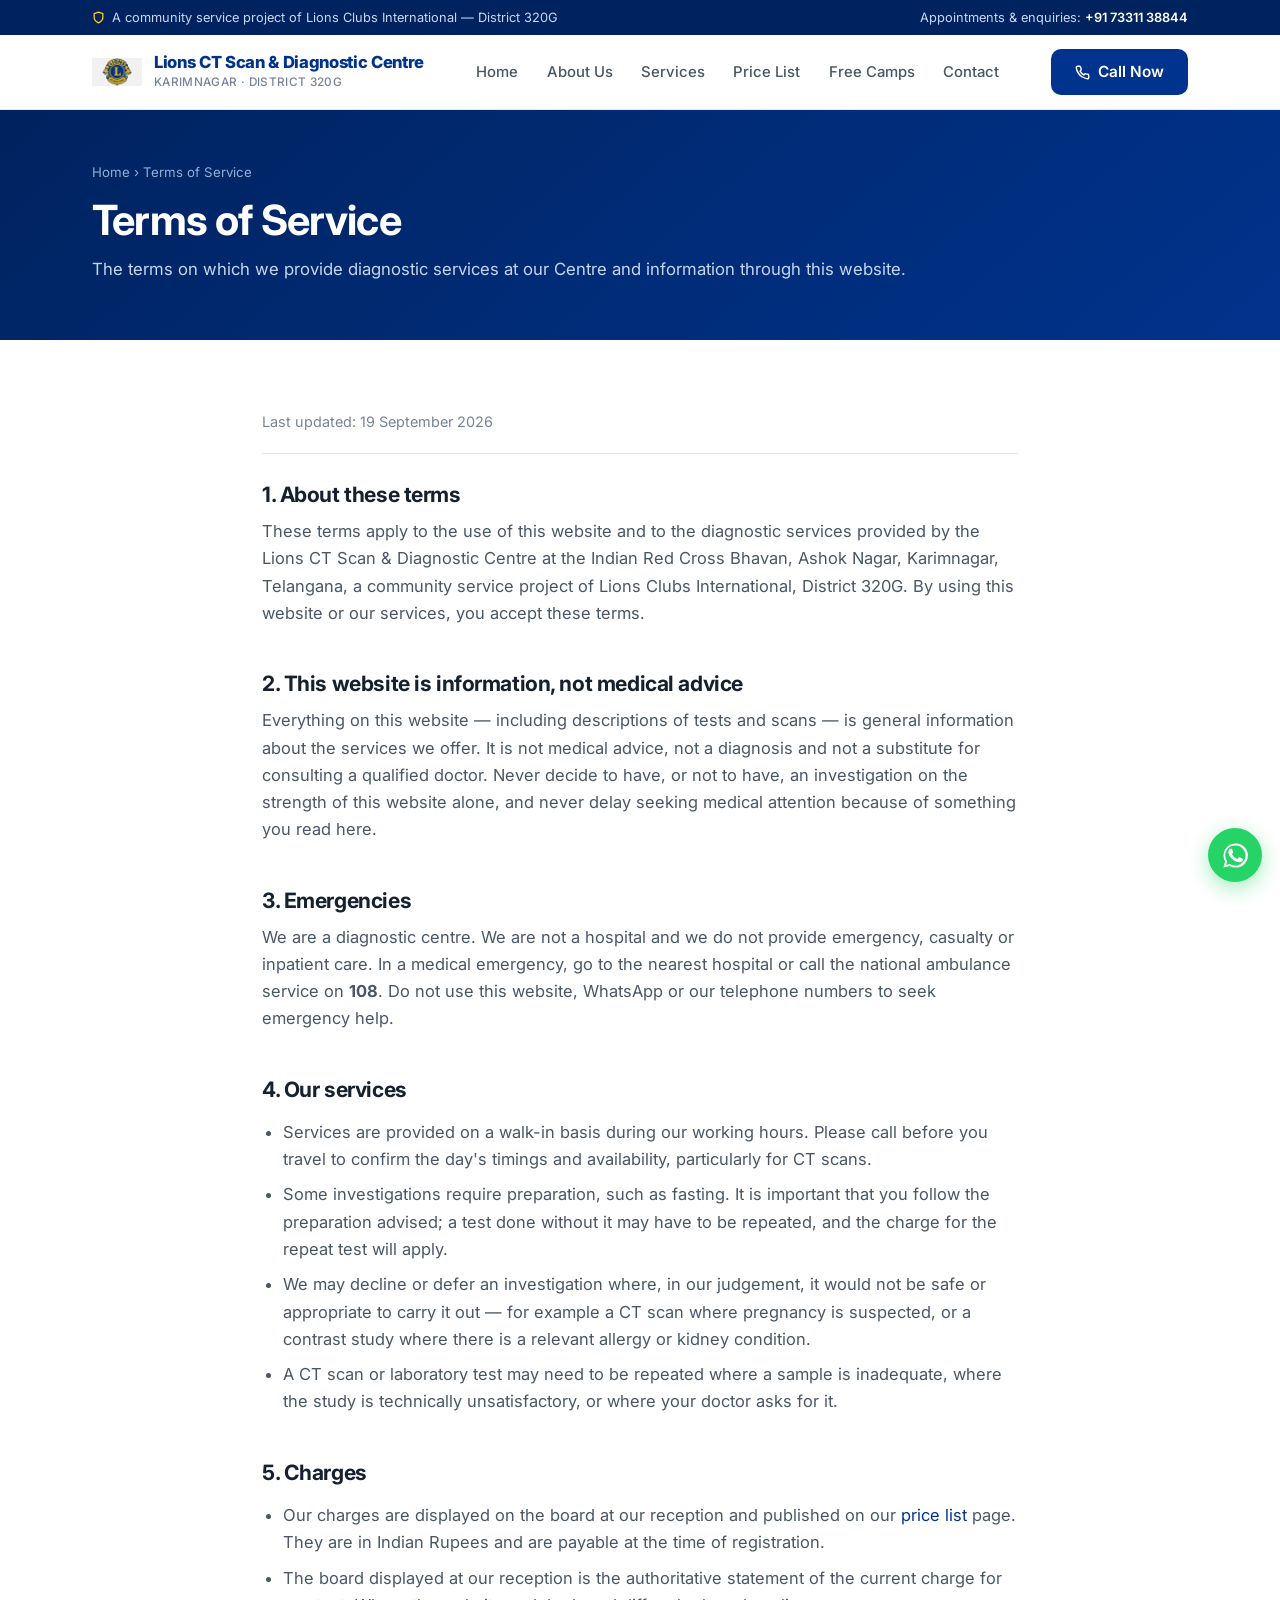
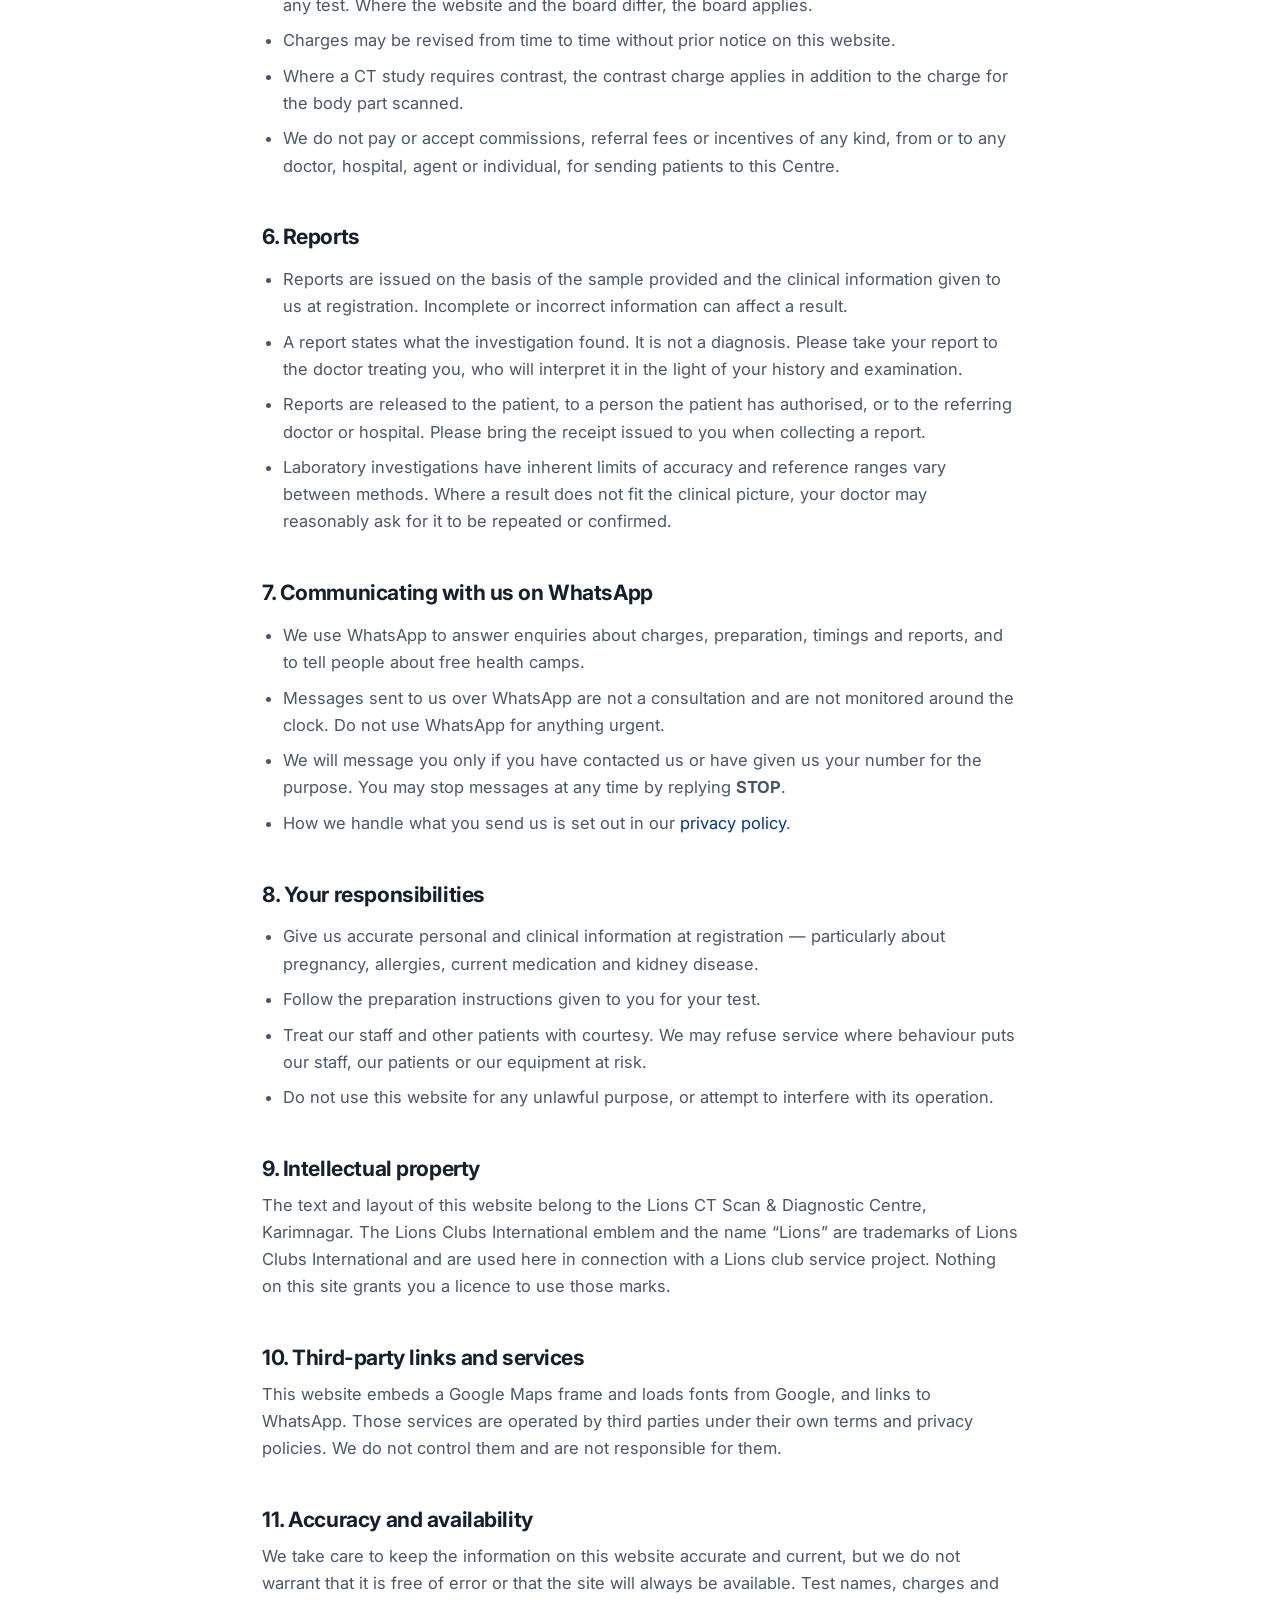
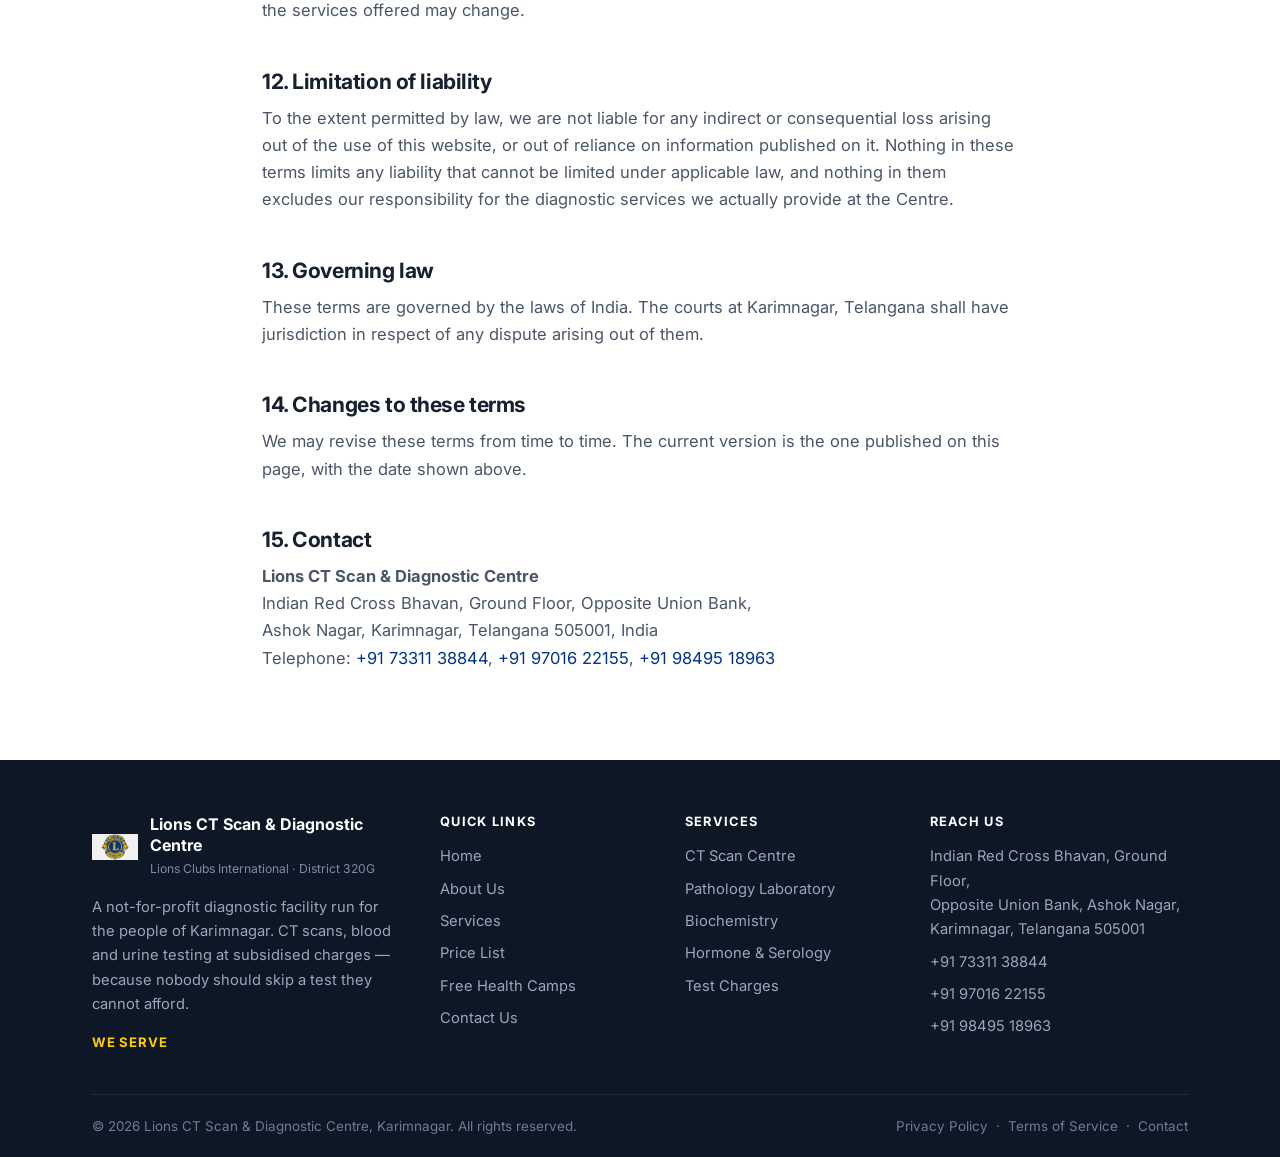
<file: terms.html>
<!DOCTYPE html>
<html lang="en">
<head>
<meta charset="utf-8">
<meta name="viewport" content="width=device-width, initial-scale=1">
<title>Terms of Service | Lions CT Scan &amp; Diagnostic Centre, Karimnagar</title>
<meta name="description" content="Terms on which the Lions CT Scan and Diagnostic Centre, Karimnagar provides diagnostic services and information through this website.">
<link rel="canonical" href="https://lions-diagnostics-karimnagar.vercel.app/terms.html">
<meta name="robots" content="index, follow">

<meta property="og:type" content="website">
<meta property="og:site_name" content="Lions CT Scan &amp; Diagnostic Centre">
<meta property="og:title" content="Terms of Service | Lions CT Scan &amp; Diagnostic Centre, Karimnagar">
<meta property="og:description" content="Terms on which the Lions CT Scan and Diagnostic Centre, Karimnagar provides diagnostic services and information through this website.">
<meta property="og:url" content="https://lions-diagnostics-karimnagar.vercel.app/terms.html">
<meta property="og:image" content="https://lions-diagnostics-karimnagar.vercel.app/assets/img/reception-1.webp">
<meta property="og:locale" content="en_IN">
<meta name="twitter:card" content="summary_large_image">

<link rel="icon" type="image/png" href="assets/img/lions-logo.png">
<link rel="apple-touch-icon" href="assets/img/lions-logo.png">
<meta name="theme-color" content="#00338d">

<link rel="preconnect" href="https://fonts.googleapis.com">
<link rel="preconnect" href="https://fonts.gstatic.com" crossorigin>
<link href="https://fonts.googleapis.com/css2?family=Inter:wght@400;500;600;700;800&display=swap" rel="stylesheet">
<link rel="stylesheet" href="assets/css/style.css">

<script type="application/ld+json">
{
  "@context": "https://schema.org",
  "@type": "MedicalClinic",
  "@id": "https://lions-diagnostics-karimnagar.vercel.app/#organization",
  "name": "Lions CT Scan & Diagnostic Centre",
  "alternateName": "Lions Diagnostic Centre, Karimnagar",
  "url": "https://lions-diagnostics-karimnagar.vercel.app/",
  "logo": "https://lions-diagnostics-karimnagar.vercel.app/assets/img/lions-logo.png",
  "image": "https://lions-diagnostics-karimnagar.vercel.app/assets/img/reception-1.webp",
  "description": "A not-for-profit CT scan and pathology laboratory run under Lions Clubs International District 320G at the Indian Red Cross Bhavan, Karimnagar, offering diagnostic tests at subsidised charges.",
  "telephone": "+91-73311-38844",
  "priceRange": "INR 10 - INR 5000",
  "currenciesAccepted": "INR",
  "address": {
    "@type": "PostalAddress",
    "streetAddress": "Indian Red Cross Bhavan, Ground Floor, Opposite Union Bank",
    "addressLocality": "Ashok Nagar, Karimnagar",
    "addressRegion": "Telangana",
    "postalCode": "505001",
    "addressCountry": "IN"
  },
  "areaServed": { "@type": "City", "name": "Karimnagar" },
  "parentOrganization": {
    "@type": "Organization",
    "name": "Lions Clubs International District 320G"
  },
  "availableService": [
    { "@type": "MedicalTest", "name": "CT Scan (Computed Tomography)" },
    { "@type": "MedicalTest", "name": "Pathology - Blood and Urine Testing" },
    { "@type": "MedicalTest", "name": "Biochemistry Profiles" },
    { "@type": "MedicalTest", "name": "Hormone and Serology Testing" }
  ]
}
</script>
</head>
<body>

<div class="topbar">
  <div class="wrap">
    <div class="tb-tag">
      <svg width="13" height="13" viewBox="0 0 24 24" fill="none" stroke="#ffcd00" stroke-width="2.4" stroke-linecap="round" stroke-linejoin="round"><path d="M12 22s8-4 8-10V5l-8-3-8 3v7c0 6 8 10 8 10z"/></svg>
      A community service project of Lions Clubs International &mdash; District 320G
    </div>
    <div>Appointments &amp; enquiries: <a href="tel:+917331138844">+91 73311 38844</a></div>
  </div>
</div>

<header class="site-header">
  <div class="wrap">
    <div class="hdr">
      <a class="brand" href="index.html">
        <img src="assets/img/lions-logo.png" alt="Lions Clubs International emblem">
        <div>
          <b>Lions CT Scan &amp; Diagnostic Centre</b>
          <span>Karimnagar &middot; District 320G</span>
        </div>
      </a>
      <nav class="nav" id="nav" aria-label="Main navigation">
        <a href="index.html">Home</a>
        <a href="about.html">About Us</a>
        <a href="services.html">Services</a>
        <a href="pricing.html">Price List</a>
        <a href="camps.html">Free Camps</a>
        <a href="contact.html">Contact</a>
      </nav>
      <div class="hdr-cta">
        <a class="btn btn-blue" href="tel:+917331138844">
          <svg width="15" height="15" viewBox="0 0 24 24" fill="none" stroke="currentColor" stroke-width="2.3" stroke-linecap="round" stroke-linejoin="round"><path d="M22 16.9v3a2 2 0 0 1-2.2 2 19.8 19.8 0 0 1-8.6-3.1 19.5 19.5 0 0 1-6-6A19.8 19.8 0 0 1 2.1 4.2 2 2 0 0 1 4.1 2h3a2 2 0 0 1 2 1.7c.1 1 .4 1.9.7 2.8a2 2 0 0 1-.5 2.1L8.1 9.9a16 16 0 0 0 6 6l1.3-1.3a2 2 0 0 1 2.1-.4c.9.3 1.8.6 2.8.7a2 2 0 0 1 1.7 2z"/></svg>
          <span class="lbl">Call Now</span>
        </a>
        <button class="menu-btn" aria-label="Open menu" aria-expanded="false" aria-controls="nav">
          <span></span><span></span><span></span>
        </button>
      </div>
    </div>
  </div>
</header>

<div class="pagehead">
  <div class="wrap">
    <div class="crumb"><a href="index.html">Home</a> &rsaquo; Terms of Service</div>
    <h1>Terms of Service</h1>
    <p>The terms on which we provide diagnostic services at our Centre and information through this website.</p>
  </div>
</div>

<section>
  <div class="wrap narrow legal">
    <p class="updated">Last updated: 19 September 2026</p>

    <h2>1. About these terms</h2>
    <p>
      These terms apply to the use of this website and to the diagnostic services provided by the
      Lions CT Scan &amp; Diagnostic Centre at the Indian Red Cross Bhavan, Ashok Nagar, Karimnagar,
      Telangana, a community service project of Lions Clubs International, District 320G. By using
      this website or our services, you accept these terms.
    </p>

    <h2>2. This website is information, not medical advice</h2>
    <p>
      Everything on this website &mdash; including descriptions of tests and scans &mdash; is
      general information about the services we offer. It is not medical advice, not a diagnosis and
      not a substitute for consulting a qualified doctor. Never decide to have, or not to have, an
      investigation on the strength of this website alone, and never delay seeking medical attention
      because of something you read here.
    </p>

    <h2>3. Emergencies</h2>
    <p>
      We are a diagnostic centre. We are not a hospital and we do not provide emergency, casualty or
      inpatient care. In a medical emergency, go to the nearest hospital or call the national
      ambulance service on <strong>108</strong>. Do not use this website, WhatsApp or our telephone
      numbers to seek emergency help.
    </p>

    <h2>4. Our services</h2>
    <ul>
      <li>Services are provided on a walk-in basis during our working hours. Please call before you travel to confirm the day's timings and availability, particularly for CT scans.</li>
      <li>Some investigations require preparation, such as fasting. It is important that you follow the preparation advised; a test done without it may have to be repeated, and the charge for the repeat test will apply.</li>
      <li>We may decline or defer an investigation where, in our judgement, it would not be safe or appropriate to carry it out &mdash; for example a CT scan where pregnancy is suspected, or a contrast study where there is a relevant allergy or kidney condition.</li>
      <li>A CT scan or laboratory test may need to be repeated where a sample is inadequate, where the study is technically unsatisfactory, or where your doctor asks for it.</li>
    </ul>

    <h2>5. Charges</h2>
    <ul>
      <li>Our charges are displayed on the board at our reception and published on our <a href="pricing.html">price list</a> page. They are in Indian Rupees and are payable at the time of registration.</li>
      <li>The board displayed at our reception is the authoritative statement of the current charge for any test. Where the website and the board differ, the board applies.</li>
      <li>Charges may be revised from time to time without prior notice on this website.</li>
      <li>Where a CT study requires contrast, the contrast charge applies in addition to the charge for the body part scanned.</li>
      <li>We do not pay or accept commissions, referral fees or incentives of any kind, from or to any doctor, hospital, agent or individual, for sending patients to this Centre.</li>
    </ul>

    <h2>6. Reports</h2>
    <ul>
      <li>Reports are issued on the basis of the sample provided and the clinical information given to us at registration. Incomplete or incorrect information can affect a result.</li>
      <li>A report states what the investigation found. It is not a diagnosis. Please take your report to the doctor treating you, who will interpret it in the light of your history and examination.</li>
      <li>Reports are released to the patient, to a person the patient has authorised, or to the referring doctor or hospital. Please bring the receipt issued to you when collecting a report.</li>
      <li>Laboratory investigations have inherent limits of accuracy and reference ranges vary between methods. Where a result does not fit the clinical picture, your doctor may reasonably ask for it to be repeated or confirmed.</li>
    </ul>

    <h2>7. Communicating with us on WhatsApp</h2>
    <ul>
      <li>We use WhatsApp to answer enquiries about charges, preparation, timings and reports, and to tell people about free health camps.</li>
      <li>Messages sent to us over WhatsApp are not a consultation and are not monitored around the clock. Do not use WhatsApp for anything urgent.</li>
      <li>We will message you only if you have contacted us or have given us your number for the purpose. You may stop messages at any time by replying <strong>STOP</strong>.</li>
      <li>How we handle what you send us is set out in our <a href="privacy.html">privacy policy</a>.</li>
    </ul>

    <h2>8. Your responsibilities</h2>
    <ul>
      <li>Give us accurate personal and clinical information at registration &mdash; particularly about pregnancy, allergies, current medication and kidney disease.</li>
      <li>Follow the preparation instructions given to you for your test.</li>
      <li>Treat our staff and other patients with courtesy. We may refuse service where behaviour puts our staff, our patients or our equipment at risk.</li>
      <li>Do not use this website for any unlawful purpose, or attempt to interfere with its operation.</li>
    </ul>

    <h2>9. Intellectual property</h2>
    <p>
      The text and layout of this website belong to the Lions CT Scan &amp; Diagnostic Centre,
      Karimnagar. The Lions Clubs International emblem and the name &ldquo;Lions&rdquo; are
      trademarks of Lions Clubs International and are used here in connection with a Lions club
      service project. Nothing on this site grants you a licence to use those marks.
    </p>

    <h2>10. Third-party links and services</h2>
    <p>
      This website embeds a Google Maps frame and loads fonts from Google, and links to WhatsApp.
      Those services are operated by third parties under their own terms and privacy policies. We do
      not control them and are not responsible for them.
    </p>

    <h2>11. Accuracy and availability</h2>
    <p>
      We take care to keep the information on this website accurate and current, but we do not
      warrant that it is free of error or that the site will always be available. Test names,
      charges and the services offered may change.
    </p>

    <h2>12. Limitation of liability</h2>
    <p>
      To the extent permitted by law, we are not liable for any indirect or consequential loss
      arising out of the use of this website, or out of reliance on information published on it.
      Nothing in these terms limits any liability that cannot be limited under applicable law, and
      nothing in them excludes our responsibility for the diagnostic services we actually provide at
      the Centre.
    </p>

    <h2>13. Governing law</h2>
    <p>
      These terms are governed by the laws of India. The courts at Karimnagar, Telangana shall have
      jurisdiction in respect of any dispute arising out of them.
    </p>

    <h2>14. Changes to these terms</h2>
    <p>
      We may revise these terms from time to time. The current version is the one published on this
      page, with the date shown above.
    </p>

    <h2>15. Contact</h2>
    <p>
      <strong>Lions CT Scan &amp; Diagnostic Centre</strong><br>
      Indian Red Cross Bhavan, Ground Floor, Opposite Union Bank,<br>
      Ashok Nagar, Karimnagar, Telangana 505001, India<br>
      Telephone: <a href="tel:+917331138844">+91 73311 38844</a>,
      <a href="tel:+919701622155">+91 97016 22155</a>,
      <a href="tel:+919849518963">+91 98495 18963</a>
    </p>
  </div>
</section>
<footer class="site-footer">
  <div class="wrap">
    <div class="foot-grid">
      <div>
        <div class="foot-brand">
          <img src="assets/img/lions-logo.png" alt="Lions Clubs International emblem">
          <div>
            <b>Lions CT Scan &amp; Diagnostic Centre</b>
            <span>Lions Clubs International &middot; District 320G</span>
          </div>
        </div>
        <p>A not-for-profit diagnostic facility run for the people of Karimnagar. CT scans, blood and urine testing at subsidised charges &mdash; because nobody should skip a test they cannot afford.</p>
        <p style="color:#ffcd00;font-weight:700;letter-spacing:.06em;font-size:.82rem;margin-bottom:0">WE SERVE</p>
      </div>
      <div>
        <h4>Quick Links</h4>
        <ul>
          <li><a href="index.html">Home</a></li>
          <li><a href="about.html">About Us</a></li>
          <li><a href="services.html">Services</a></li>
          <li><a href="pricing.html">Price List</a></li>
          <li><a href="camps.html">Free Health Camps</a></li>
          <li><a href="contact.html">Contact Us</a></li>
        </ul>
      </div>
      <div>
        <h4>Services</h4>
        <ul>
          <li><a href="services.html#ct">CT Scan Centre</a></li>
          <li><a href="services.html#lab">Pathology Laboratory</a></li>
          <li><a href="services.html#biochem">Biochemistry</a></li>
          <li><a href="services.html#hormone">Hormone &amp; Serology</a></li>
          <li><a href="pricing.html">Test Charges</a></li>
        </ul>
      </div>
      <div>
        <h4>Reach Us</h4>
        <ul>
          <li>Indian Red Cross Bhavan, Ground Floor,<br>Opposite Union Bank, Ashok Nagar,<br>Karimnagar, Telangana 505001</li>
          <li><a href="tel:+917331138844">+91 73311 38844</a></li>
          <li><a href="tel:+919701622155">+91 97016 22155</a></li>
          <li><a href="tel:+919849518963">+91 98495 18963</a></li>
        </ul>
      </div>
    </div>
    <div class="foot-bottom">
      <div>&copy; 2026 Lions CT Scan &amp; Diagnostic Centre, Karimnagar. All rights reserved.</div>
      <div>
        <a href="privacy.html">Privacy Policy</a> &nbsp;&middot;&nbsp;
        <a href="terms.html">Terms of Service</a> &nbsp;&middot;&nbsp;
        <a href="contact.html">Contact</a>
      </div>
    </div>
  </div>
</footer>

<a class="wa-float" href="https://wa.me/917331138844" target="_blank" rel="noopener" aria-label="Chat with us on WhatsApp">
  <svg viewBox="0 0 24 24"><path d="M17.5 14.4c-.3-.2-1.7-.9-2-1-.3-.1-.5-.1-.7.1-.2.3-.7 1-.9 1.2-.2.2-.3.2-.6.1-.3-.2-1.3-.5-2.4-1.5-.9-.8-1.5-1.8-1.7-2.1-.2-.3 0-.5.1-.6l.5-.5.3-.5v-.5c0-.2-.7-1.6-.9-2.2-.2-.6-.5-.5-.7-.5h-.6c-.2 0-.5.1-.8.4-.3.3-1 1-1 2.5s1.1 2.9 1.2 3.1c.2.2 2.1 3.2 5.1 4.5.7.3 1.3.5 1.7.6.7.2 1.4.2 1.9.1.6-.1 1.7-.7 2-1.4.2-.7.2-1.3.2-1.4-.1-.2-.3-.2-.6-.4M12 2a10 10 0 0 0-8.6 15L2 22l5.2-1.4A10 10 0 1 0 12 2m0 1.7a8.3 8.3 0 0 1 6.6 13.3 8.3 8.3 0 0 1-11 2.2l-.4-.2-3 .8.8-3-.2-.4A8.3 8.3 0 0 1 12 3.7"/></svg>
</a>

<script src="assets/js/main.js"></script>
</body>
</html>
</file>
<file: assets/css/style.css>
/* Lions CT Scan & Diagnostic Centre — Karimnagar
   Lions Blue #00338D / Lions Gold #FFCD00 */

:root{
  --blue:#00338d;
  --blue-dark:#00235f;
  --blue-soft:#eef3fb;
  --gold:#ffcd00;
  --gold-dark:#e0a800;
  --ink:#16202e;
  --body:#4a5668;
  --muted:#77839a;
  --line:#e3e8f0;
  --bg:#ffffff;
  --bg-alt:#f6f8fc;
  --green:#12805c;
  --radius:14px;
  --shadow:0 1px 2px rgba(16,32,64,.05),0 8px 24px rgba(16,32,64,.06);
  --shadow-lg:0 2px 4px rgba(16,32,64,.06),0 20px 48px rgba(16,32,64,.12);
  --wrap:1140px;
}

*,*::before,*::after{box-sizing:border-box}
html{scroll-behavior:smooth;-webkit-text-size-adjust:100%}
body{
  margin:0;
  font-family:'Inter',-apple-system,BlinkMacSystemFont,'Segoe UI',Roboto,sans-serif;
  font-size:16.5px;line-height:1.65;color:var(--body);background:var(--bg);
  -webkit-font-smoothing:antialiased;
}
img{max-width:100%;display:block}
a{color:var(--blue);text-decoration:none}
a:hover{text-decoration:underline}
h1,h2,h3,h4{color:var(--ink);line-height:1.2;margin:0 0 .5em;font-weight:700;letter-spacing:-.02em}
h1{font-size:clamp(2rem,4.6vw,3.15rem)}
h2{font-size:clamp(1.55rem,3.1vw,2.2rem)}
h3{font-size:1.16rem;letter-spacing:-.01em}
p{margin:0 0 1.1em}
.wrap{max-width:var(--wrap);margin:0 auto;padding:0 22px}
.narrow{max-width:800px}

/* ---------- Buttons ---------- */
.btn{
  display:inline-flex;align-items:center;gap:.5em;
  padding:.82em 1.5em;border-radius:10px;font-weight:600;font-size:.96rem;
  border:1.5px solid transparent;cursor:pointer;transition:.18s ease;
  text-decoration:none!important;line-height:1.2;
}
.btn-gold{background:var(--gold);color:#3a2c00;border-color:var(--gold)}
.btn-gold:hover{background:var(--gold-dark);border-color:var(--gold-dark);transform:translateY(-1px)}
.btn-blue{background:var(--blue);color:#fff}
.btn-blue:hover{background:var(--blue-dark);transform:translateY(-1px)}
.btn-ghost{background:transparent;color:#fff;border-color:rgba(255,255,255,.45)}
.btn-ghost:hover{background:rgba(255,255,255,.12);border-color:#fff}
.btn-outline{background:#fff;color:var(--blue);border-color:var(--line)}
.btn-outline:hover{border-color:var(--blue);background:var(--blue-soft)}
.btn-wa{background:#1fa855;color:#fff}
.btn-wa:hover{background:#178043;transform:translateY(-1px)}

/* ---------- Top bar ---------- */
.topbar{background:var(--blue-dark);color:#c9d7f0;font-size:.8rem;padding:7px 0}
.topbar .wrap{display:flex;justify-content:space-between;align-items:center;gap:14px;flex-wrap:wrap}
.topbar a{color:#fff;font-weight:600}
.topbar .tb-tag{display:flex;align-items:center;gap:7px}

/* ---------- Header ---------- */
.site-header{
  background:#fff;border-bottom:1px solid var(--line);
  position:sticky;top:0;z-index:60;
}
.hdr{display:flex;align-items:center;justify-content:space-between;gap:18px;padding:12px 0}
.brand{display:flex;align-items:center;gap:12px;text-decoration:none!important}
.brand img{width:50px;height:50px;object-fit:contain;flex:none}
.brand b{display:block;color:var(--blue);font-size:1.04rem;font-weight:800;letter-spacing:-.02em;line-height:1.25}
.brand span{display:block;font-size:.735rem;color:var(--muted);font-weight:500;letter-spacing:.03em;text-transform:uppercase}
.nav{display:flex;align-items:center;gap:4px}
.nav a{
  padding:.55em .82em;border-radius:8px;font-size:.93rem;font-weight:500;
  color:var(--body);text-decoration:none!important;transition:.15s;white-space:nowrap;
}
.nav a:hover{background:var(--bg-alt);color:var(--blue)}
.nav a.on{color:var(--blue);font-weight:700;background:var(--blue-soft)}
.hdr-cta{display:flex;align-items:center;gap:9px}
.menu-btn{
  display:none;background:none;border:1.5px solid var(--line);border-radius:9px;
  padding:9px 11px;cursor:pointer;line-height:0;
}
.menu-btn span{display:block;width:19px;height:2px;background:var(--ink);border-radius:2px}
.menu-btn span+span{margin-top:4px}

/* ---------- Hero ---------- */
.hero{
  background:linear-gradient(145deg,#00235f 0%,#00338d 55%,#0042b5 100%);
  color:#fff;padding:74px 0 82px;position:relative;overflow:hidden;
}
.hero::after{
  content:"";position:absolute;right:-140px;top:-140px;width:460px;height:460px;
  border-radius:50%;background:rgba(255,205,0,.09);
}
.hero .wrap{position:relative;z-index:2}
.hero-grid{display:grid;grid-template-columns:1.12fr .88fr;gap:52px;align-items:center}
.hero h1{color:#fff;margin-bottom:.35em}
.hero h1 em{font-style:normal;color:var(--gold)}
.hero-lead{font-size:1.12rem;color:#d3e0f5;max-width:36em}
.eyebrow{
  display:inline-flex;align-items:center;gap:8px;background:rgba(255,205,0,.15);
  border:1px solid rgba(255,205,0,.4);color:var(--gold);
  padding:.42em .95em;border-radius:99px;font-size:.78rem;font-weight:700;
  letter-spacing:.07em;text-transform:uppercase;margin-bottom:20px;
}
.hero-btns{display:flex;gap:12px;flex-wrap:wrap;margin-top:28px}
.hero-note{margin-top:22px;font-size:.87rem;color:#a9c0e4}

/* price card in hero */
.pricecard{background:#fff;border-radius:16px;padding:24px 26px;box-shadow:var(--shadow-lg);color:var(--body)}
.pricecard h3{font-size:.79rem;letter-spacing:.09em;text-transform:uppercase;color:var(--muted);margin-bottom:14px}
.pricecard ul{list-style:none;margin:0;padding:0}
.pricecard li{display:flex;justify-content:space-between;align-items:baseline;gap:14px;padding:9px 0;border-bottom:1px dashed var(--line);font-size:.95rem}
.pricecard li:last-child{border-bottom:0}
.pricecard li b{color:var(--blue);font-size:1.05rem;font-weight:800;white-space:nowrap}
.pricecard .pc-foot{margin-top:14px;padding-top:14px;border-top:1px solid var(--line);font-size:.83rem;color:var(--muted)}

/* ---------- Trust strip ---------- */
.trust{background:var(--bg-alt);border-bottom:1px solid var(--line);padding:26px 0}
.trust-grid{display:grid;grid-template-columns:repeat(4,1fr);gap:22px;text-align:center}
.trust-grid b{display:block;color:var(--blue);font-size:1.34rem;font-weight:800;letter-spacing:-.02em}
.trust-grid span{font-size:.85rem;color:var(--muted)}

/* ---------- Sections ---------- */
section{padding:70px 0}
.sec-alt{background:var(--bg-alt)}
.sec-head{max-width:700px;margin-bottom:38px}
.sec-head.center{margin-left:auto;margin-right:auto;text-align:center}
.sec-head p{color:var(--body);font-size:1.04rem;margin-bottom:0}
.kicker{
  display:block;color:var(--gold-dark);font-weight:800;font-size:.79rem;
  letter-spacing:.11em;text-transform:uppercase;margin-bottom:10px;
}

/* ---------- Cards ---------- */
.cards{display:grid;grid-template-columns:repeat(3,1fr);gap:22px}
.cards.two{grid-template-columns:repeat(2,1fr)}
.card{
  background:#fff;border:1px solid var(--line);border-radius:var(--radius);
  padding:28px 26px;transition:.2s;
}
.card:hover{box-shadow:var(--shadow);border-color:#c9d6ec;transform:translateY(-2px)}
.card p:last-child{margin-bottom:0}
.card .ico{
  width:46px;height:46px;border-radius:11px;background:var(--blue-soft);
  display:flex;align-items:center;justify-content:center;margin-bottom:16px;color:var(--blue);
}
.card .ico svg{width:23px;height:23px}
.card ul{margin:0;padding-left:1.15em;font-size:.94rem}
.card ul li{margin-bottom:.4em}
.tagline{display:inline-block;background:var(--blue-soft);color:var(--blue);font-weight:700;font-size:.8rem;padding:.3em .75em;border-radius:6px;margin-bottom:12px}

/* ---------- Split ---------- */
.split{display:grid;grid-template-columns:1fr 1fr;gap:52px;align-items:center}
.split img{border-radius:var(--radius);box-shadow:var(--shadow);width:100%;max-height:520px;object-fit:cover;object-position:center 28%}
.split img.contain{
  object-fit:contain;object-position:center;max-height:620px;background:#fff;
  border:1px solid var(--line);padding:10px;
}
.split ul{list-style:none;padding:0;margin:0 0 1.2em}
.split ul li{padding-left:30px;position:relative;margin-bottom:.7em}
.split ul li::before{
  content:"";position:absolute;left:0;top:.42em;width:17px;height:17px;border-radius:50%;
  background:var(--blue-soft);
  background-image:url("data:image/svg+xml;utf8,<svg xmlns='http://www.w3.org/2000/svg' viewBox='0 0 24 24' fill='none' stroke='%2300338d' stroke-width='3.4' stroke-linecap='round' stroke-linejoin='round'><polyline points='20 6 9 17 4 12'/></svg>");
  background-size:11px;background-repeat:no-repeat;background-position:center;
}

/* ---------- Price table ---------- */
.price-tools{
  display:flex;gap:12px;flex-wrap:wrap;align-items:center;margin-bottom:24px;
  background:#fff;border:1px solid var(--line);border-radius:12px;padding:14px 16px;
}
.price-tools input{
  flex:1;min-width:220px;padding:.72em .95em;border:1.5px solid var(--line);
  border-radius:9px;font:inherit;font-size:.95rem;color:var(--ink);
}
.price-tools input:focus{outline:none;border-color:var(--blue);box-shadow:0 0 0 3px rgba(0,51,141,.1)}
.chips{display:flex;gap:7px;flex-wrap:wrap}
.chip{
  padding:.5em .9em;border-radius:99px;border:1.5px solid var(--line);background:#fff;
  font:inherit;font-size:.86rem;font-weight:600;color:var(--body);cursor:pointer;transition:.15s;
}
.chip:hover{border-color:var(--blue);color:var(--blue)}
.chip.on{background:var(--blue);border-color:var(--blue);color:#fff}

.ptable{background:#fff;border:1px solid var(--line);border-radius:var(--radius);overflow:hidden;margin-bottom:26px}
.ptable-head{
  background:var(--blue);color:#fff;padding:14px 22px;display:flex;
  justify-content:space-between;align-items:center;gap:12px;
}
.ptable-head h3{color:#fff;margin:0;font-size:1.05rem}
.ptable-head span{font-size:.8rem;color:#bcd0ee}
table.prices{width:100%;border-collapse:collapse}
table.prices th{
  text-align:left;font-size:.75rem;letter-spacing:.08em;text-transform:uppercase;
  color:var(--muted);font-weight:700;padding:11px 22px;border-bottom:1px solid var(--line);background:var(--bg-alt);
}
table.prices th:last-child,table.prices td:last-child{text-align:right}
table.prices.lastleft th:last-child,table.prices.lastleft td:last-child{text-align:left}
table.prices.lastleft td:first-child{white-space:nowrap;font-weight:600;color:var(--ink)}
table.prices td{padding:11px 22px;border-bottom:1px solid #f0f3f8;font-size:.95rem}
table.prices tr:last-child td{border-bottom:0}
table.prices tbody tr:hover{background:#fafbfe}
table.prices td.amt{font-weight:700;color:var(--blue);white-space:nowrap;font-variant-numeric:tabular-nums}
table.prices td .sub{display:block;font-size:.8rem;color:var(--muted)}
.noresult{padding:34px 22px;text-align:center;color:var(--muted)}

.facts{display:grid;grid-template-columns:repeat(2,1fr);gap:0 26px;margin:0 0 1.3em;padding:0;list-style:none}
.facts li{padding:11px 0;border-bottom:1px solid var(--line)}
.facts li b{display:block;font-size:.74rem;letter-spacing:.08em;text-transform:uppercase;color:var(--muted);margin-bottom:2px}
.facts li span{color:var(--ink);font-weight:600;font-size:.97rem}
@media(max-width:620px){.facts{grid-template-columns:1fr}}

.notice{
  background:#fffbe9;border:1px solid #f2e2a8;border-left:4px solid var(--gold);
  border-radius:10px;padding:18px 22px;font-size:.93rem;color:#6b5514;
}
.notice strong{color:#4a3a06}
.notice p:last-child{margin-bottom:0}

/* ---------- Gallery ---------- */
.gallery{display:grid;grid-template-columns:repeat(3,1fr);gap:18px}
.gallery.four{grid-template-columns:repeat(2,1fr)}
.gallery.four img{height:330px}
.gallery figcaption b{display:block;color:var(--ink);font-size:.92rem;margin-bottom:2px}
.gallery figure{margin:0;background:#fff;border:1px solid var(--line);border-radius:var(--radius);overflow:hidden}
.gallery img{width:100%;height:250px;object-fit:cover}
.gallery figcaption{padding:12px 16px;font-size:.86rem;color:var(--muted)}

/* ---------- Contact ---------- */
.contact-grid{display:grid;grid-template-columns:.95fr 1.05fr;gap:42px;align-items:start}
.cbox{background:#fff;border:1px solid var(--line);border-radius:var(--radius);padding:26px}
.cbox+.cbox{margin-top:18px}
.cbox h3{margin-bottom:12px}
.cline{display:flex;gap:13px;align-items:flex-start;padding:11px 0;border-bottom:1px solid #f0f3f8}
.cline:last-child{border-bottom:0;padding-bottom:0}
.cline:first-child{padding-top:0}
.cline .ci{
  width:36px;height:36px;border-radius:9px;background:var(--blue-soft);color:var(--blue);
  display:flex;align-items:center;justify-content:center;flex:none;
}
.cline .ci svg{width:18px;height:18px}
.cline b{display:block;color:var(--ink);font-size:.82rem;text-transform:uppercase;letter-spacing:.06em;margin-bottom:2px}
.cline a{font-weight:600;display:block}
.map{border:0;width:100%;height:420px;border-radius:var(--radius);box-shadow:var(--shadow)}

/* ---------- CTA band ---------- */
.band{background:var(--blue);color:#fff;padding:54px 0;text-align:center}
.band h2{color:#fff}
.band p{color:#cfdcf2;max-width:46em;margin:0 auto 26px}
.band-btns{display:flex;gap:12px;justify-content:center;flex-wrap:wrap}

/* ---------- Footer ---------- */
.site-footer{background:#0d1726;color:#9aa7bb;padding:54px 0 0;font-size:.92rem}
.foot-grid{display:grid;grid-template-columns:1.5fr 1fr 1fr 1.25fr;gap:38px;padding-bottom:40px}
.site-footer h4{color:#fff;font-size:.8rem;letter-spacing:.1em;text-transform:uppercase;margin-bottom:15px}
.site-footer a{color:#9aa7bb}
.site-footer a:hover{color:#fff}
.site-footer ul{list-style:none;margin:0;padding:0}
.site-footer li{margin-bottom:.55em}
.foot-brand{display:flex;gap:12px;align-items:center;margin-bottom:15px}
.foot-brand img{width:46px;height:46px;object-fit:contain;flex:none}
.foot-brand b{color:#fff;font-size:1rem;display:block;line-height:1.3}
.foot-brand span{font-size:.76rem;color:#7d8ca4}
.foot-bottom{
  border-top:1px solid #1e2b3d;padding:20px 0;display:flex;justify-content:space-between;
  gap:16px;flex-wrap:wrap;font-size:.84rem;color:#6f7d93;
}
.foot-bottom a{color:#6f7d93}

/* ---------- Page banner ---------- */
.pagehead{background:linear-gradient(140deg,#00235f,#00338d);color:#fff;padding:52px 0 56px}
.pagehead h1{color:#fff;font-size:clamp(1.8rem,3.6vw,2.6rem);margin-bottom:.25em}
.pagehead p{color:#c6d6ef;max-width:52em;font-size:1.05rem;margin-bottom:0}
.crumb{font-size:.83rem;color:#93aed6;margin-bottom:12px}
.crumb a{color:#93aed6}
.crumb a:hover{color:#fff}

/* ---------- Legal pages ---------- */
.legal h2{font-size:1.32rem;margin-top:2.1em}
.legal h2:first-of-type{margin-top:0}
.legal ul{padding-left:1.3em}
.legal li{margin-bottom:.5em}
.legal .updated{color:var(--muted);font-size:.9rem;border-bottom:1px solid var(--line);padding-bottom:1.3em;margin-bottom:2em}

/* floating whatsapp */
.wa-float{
  position:fixed;right:18px;bottom:18px;z-index:80;width:54px;height:54px;border-radius:50%;
  background:#25d366;display:flex;align-items:center;justify-content:center;
  box-shadow:0 6px 20px rgba(37,211,102,.42);transition:.2s;
}
.wa-float:hover{transform:scale(1.07)}
.wa-float svg{width:29px;height:29px;fill:#fff}

/* ---------- Responsive ---------- */
@media(max-width:980px){
  .hero-grid,.split,.contact-grid{grid-template-columns:1fr;gap:34px}
  .cards,.cards.two,.gallery{grid-template-columns:repeat(2,1fr)}
  .foot-grid{grid-template-columns:1fr 1fr;gap:30px}
  .trust-grid{grid-template-columns:repeat(2,1fr);gap:20px}
}
@media(max-width:820px){
  .menu-btn{display:block;order:3}
  .nav{
    display:none;position:absolute;top:100%;left:0;right:0;background:#fff;
    flex-direction:column;align-items:stretch;padding:10px 16px 16px;gap:2px;
    border-bottom:1px solid var(--line);box-shadow:0 12px 24px rgba(16,32,64,.09);
  }
  .nav.open{display:flex}
  .nav a{padding:.78em .8em;font-size:1rem}
  .site-header .wrap{position:relative}
  .hdr-cta .btn span.lbl{display:none}
  .topbar .tb-tag{display:none}
}
@media(max-width:620px){
  section{padding:52px 0}
  .hero{padding:52px 0 58px}
  .cards,.cards.two,.gallery{grid-template-columns:1fr}
  .gallery img{height:220px}
  .brand b{font-size:.88rem;max-width:16ch}
  .brand span{display:none}
  .brand img{width:38px;height:38px}
  .brand{gap:9px}
  .hdr{padding:10px 0;gap:10px}
  .hdr-cta{gap:7px}
  .split img{max-height:400px}
  .split img.contain{max-height:520px}
  table.prices th,table.prices td{padding:10px 14px;font-size:.9rem}
  .ptable-head{padding:13px 15px;flex-direction:column;align-items:flex-start;gap:3px}
  .foot-grid{grid-template-columns:1fr}
}
</file>
